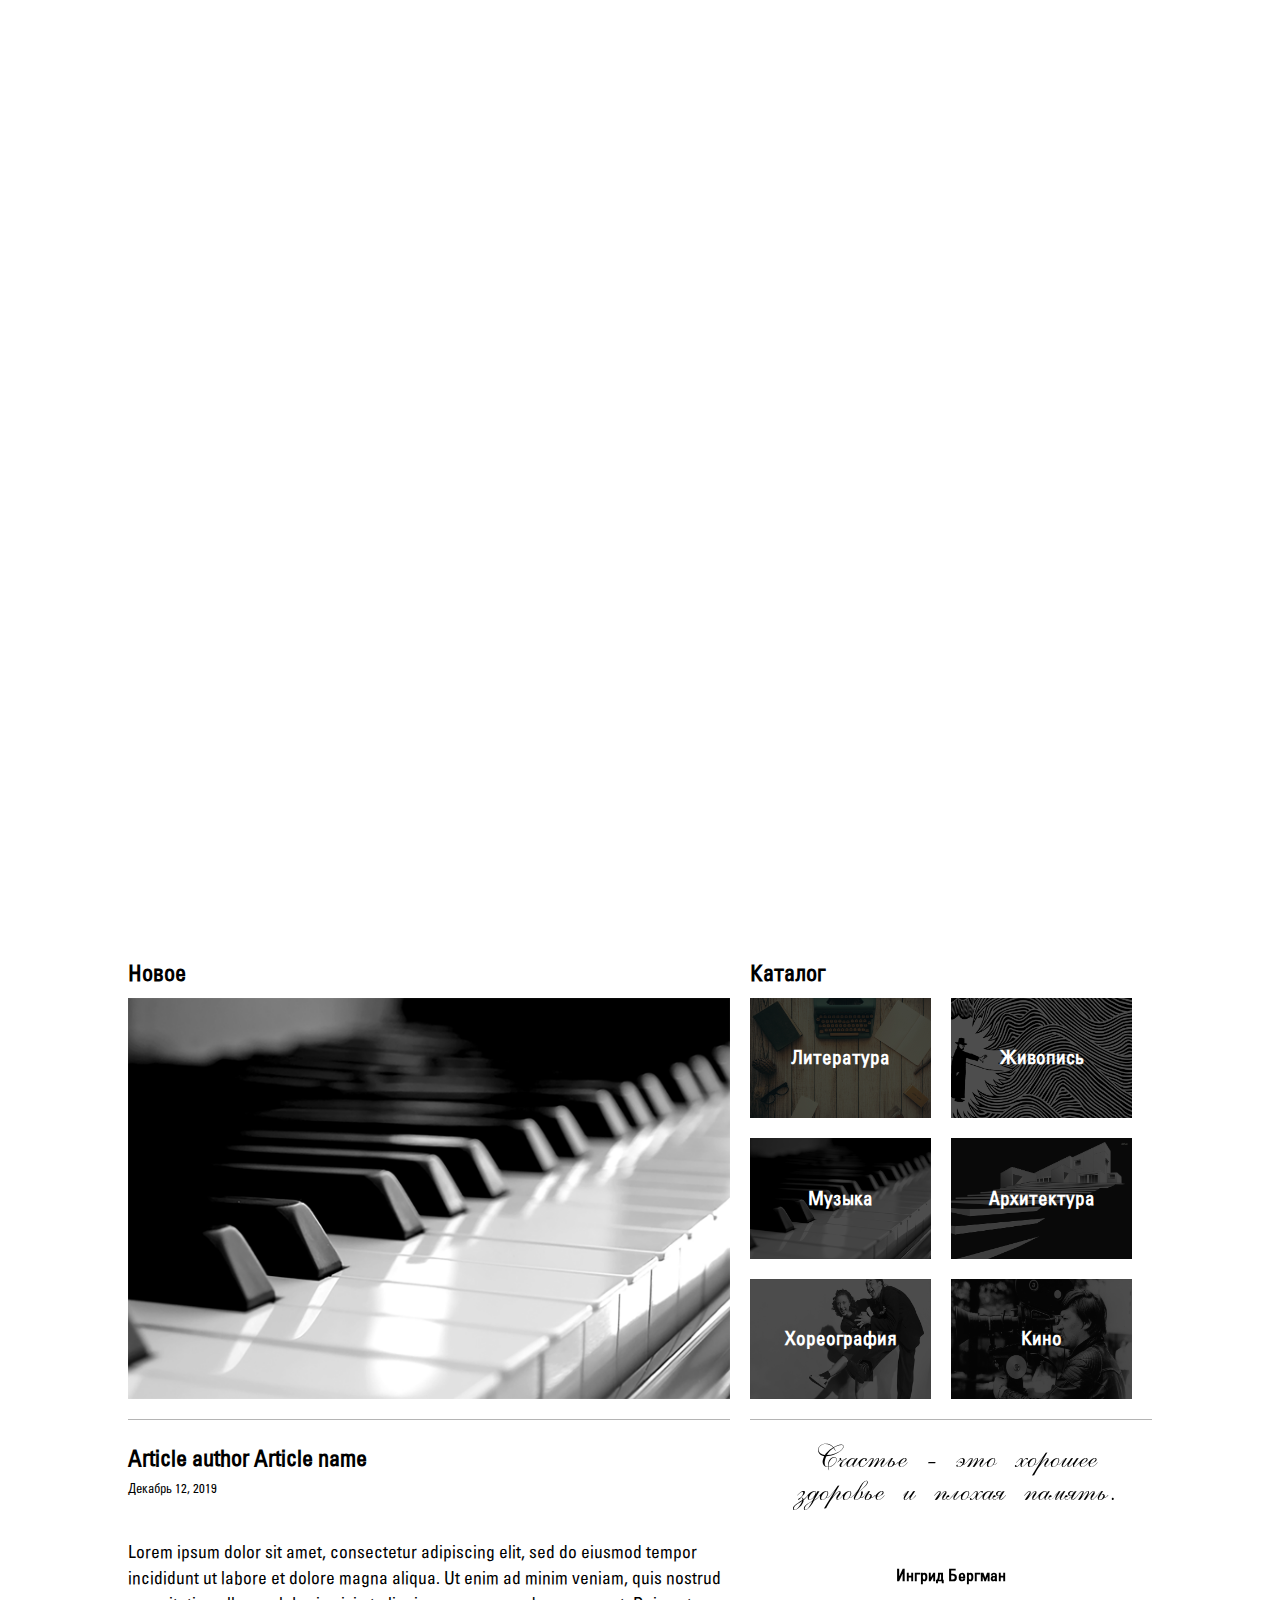
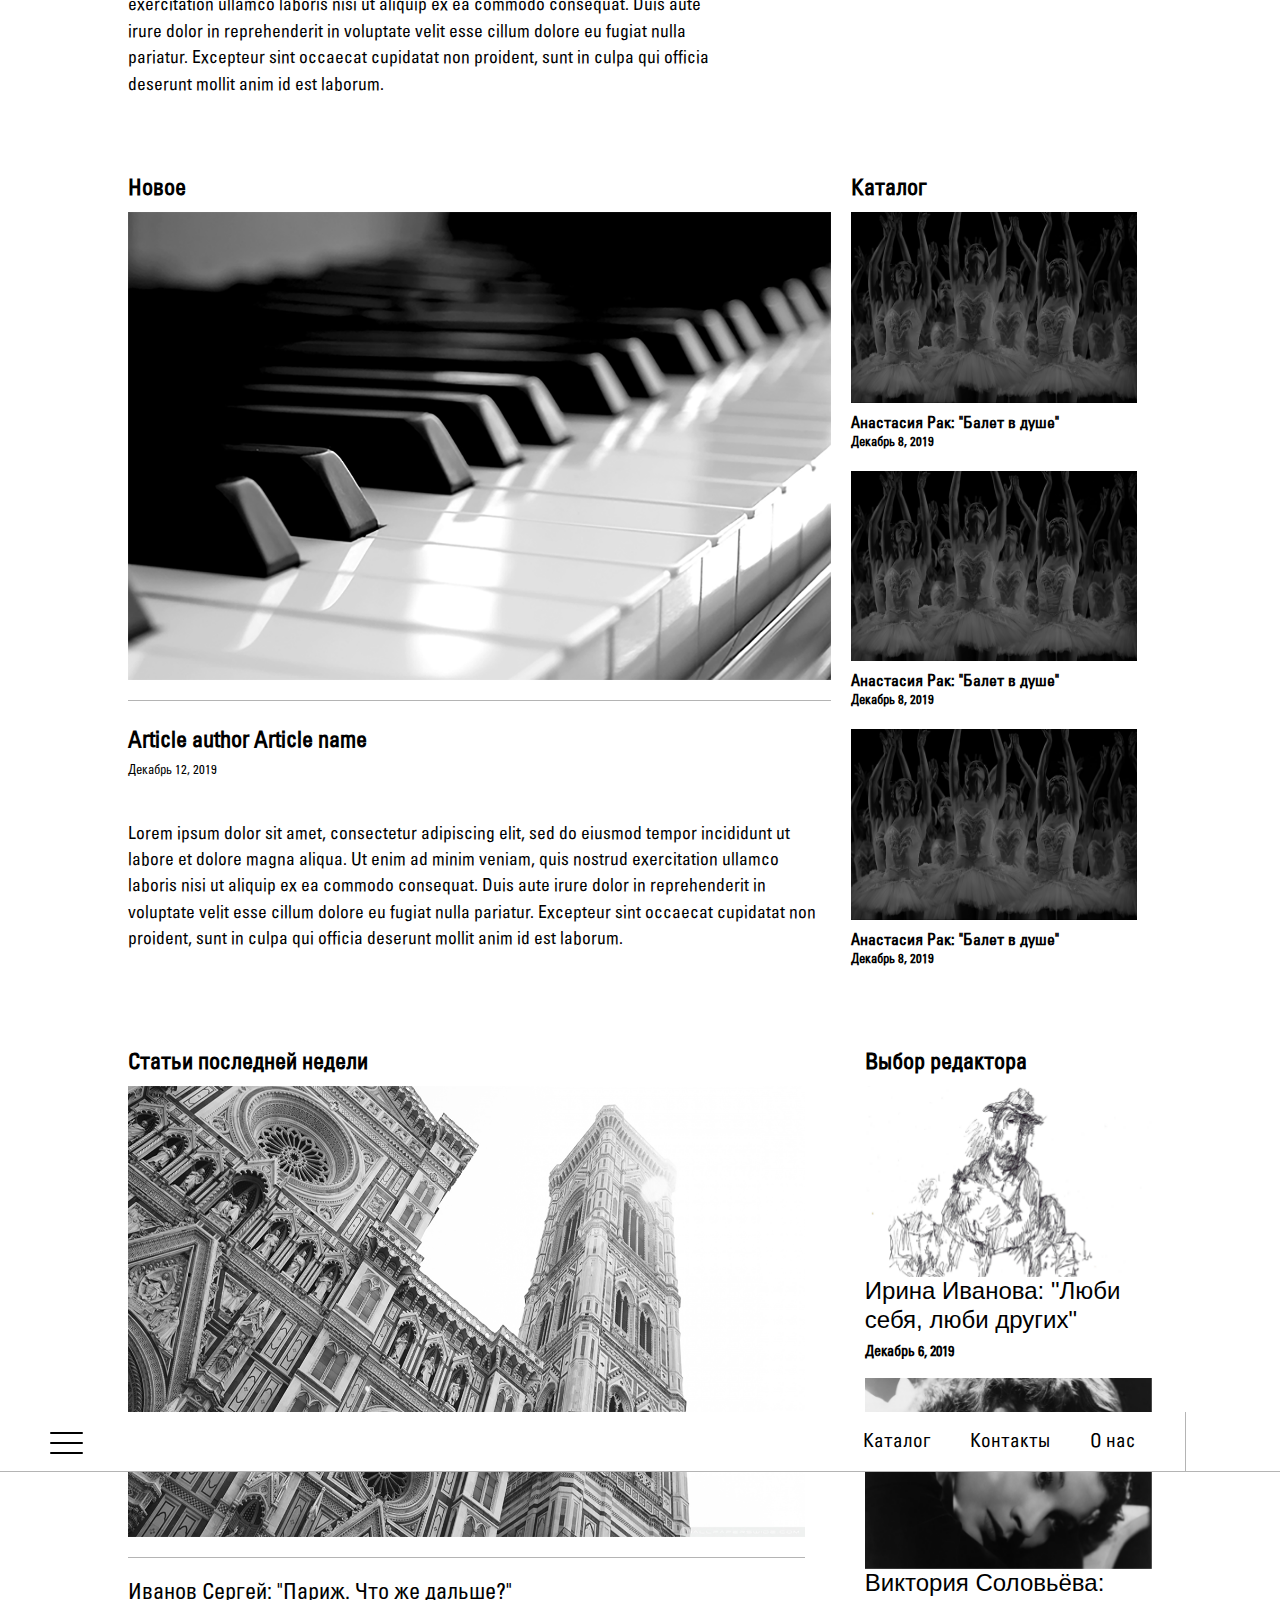
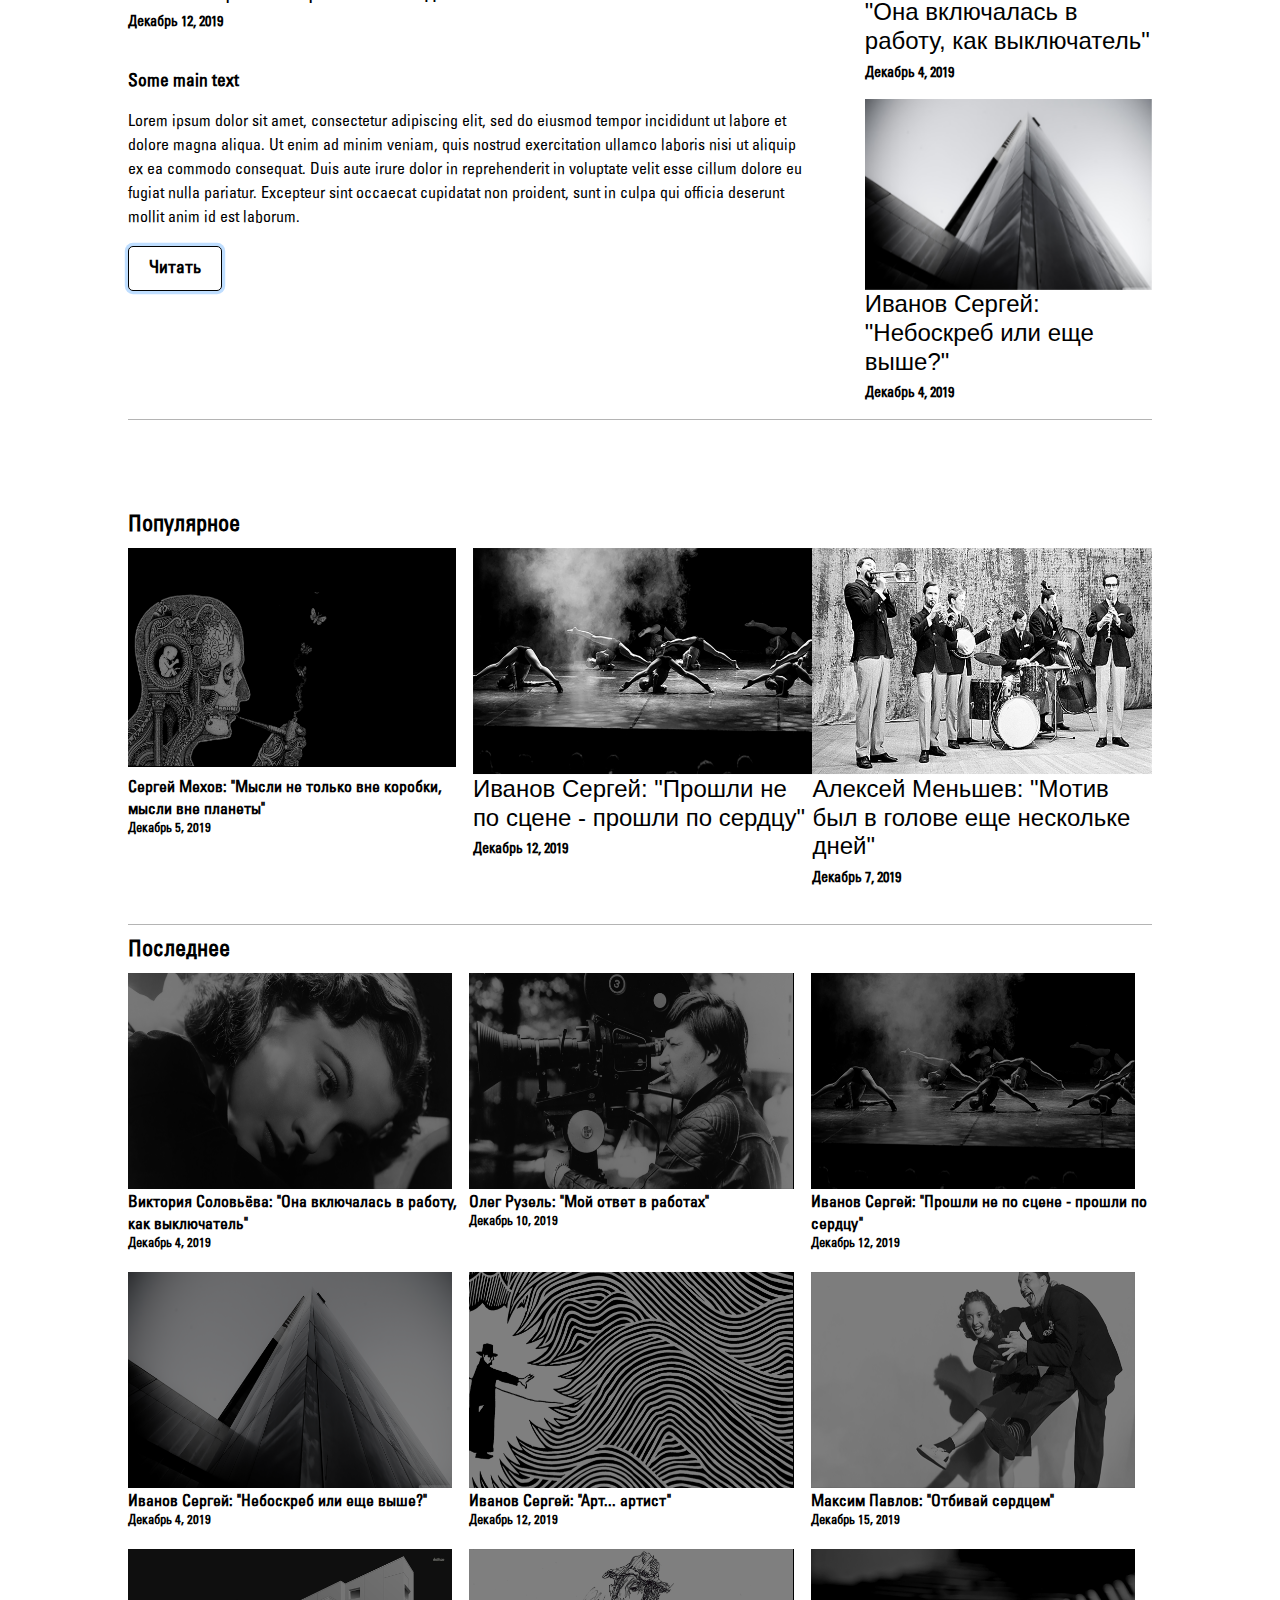
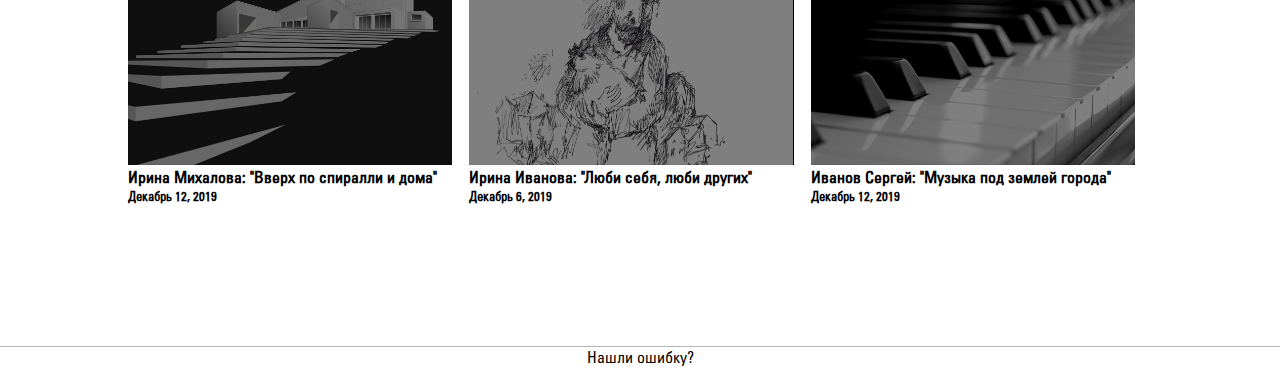
<file: index.html>
<!DOCTYPE html>
<html lang="en">

<head>
    <meta charset="UTF-8">
    <meta name="viewport" content="width=device-width, initial-scale=1.0">
    <meta http-equiv="X-UA-Compatible" content="ie=edge">
    <link rel="stylesheet" href="https://use.fontawesome.com/releases/v5.7.2/css/all.css" integrity="sha384-fnmOCqbTlWIlj8LyTjo7mOUStjsKC4pOpQbqyi7RrhN7udi9RwhKkMHpvLbHG9Sr" crossorigin="anonymous">
    <link rel="stylesheet" href="https://stackpath.bootstrapcdn.com/bootstrap/4.3.1/css/bootstrap.min.css" integrity="sha384-ggOyR0iXCbMQv3Xipma34MD+dH/1fQ784/j6cY/iJTQUOhcWr7x9JvoRxT2MZw1T" crossorigin="anonymous">
    <link href="https://fonts.googleapis.com/css2?family=Cinzel&family=Cutive+Mono&family=Orbitron&family=Poiret+One&family=Questrial&family=Rock+Salt&family=Syncopate&display=swap" rel="stylesheet">
    <script src="https://code.jquery.com/jquery-3.3.1.slim.min.js" integrity="sha384-q8i/X+965DzO0rT7abK41JStQIAqVgRVzpbzo5smXKp4YfRvH+8abtTE1Pi6jizo" crossorigin="anonymous"></script>
    <script src="https://cdnjs.cloudflare.com/ajax/libs/popper.js/1.14.7/umd/popper.min.js" integrity="sha384-UO2eT0CpHqdSJQ6hJty5KVphtPhzWj9WO1clHTMGa3JDZwrnQq4sF86dIHNDz0W1" crossorigin="anonymous"></script>
    <script src="https://stackpath.bootstrapcdn.com/bootstrap/4.3.1/js/bootstrap.min.js" integrity="sha384-JjSmVgyd0p3pXB1rRibZUAYoIIy6OrQ6VrjIEaFf/nJGzIxFDsf4x0xIM+B07jRM" crossorigin="anonymous"></script>
    <link rel="stylesheet" href="./style/mobile.css" type="text/css">
    <title>Арт-исследователь</title>
</head>

<body>
    <header class="not-scroll">
        <nav role="navigation">
            <div id="menuToggle">
                <input type="checkbox" />
                <span></span>
                <span></span>
                <span></span>
                <ul id="menu">
                    <a href="./pages/catalog.html" class="active">
                        <li>Литература</li>
                    </a>
                    <a href="./pages/catalog.html">
                        <li>Живопись</li>
                    </a>
                    <a href="./pages/catalog.html">
                        <li>Музыка</li>
                    </a>
                    <a href="./pages/catalog.html">
                        <li>Кино</li>
                    </a>
                    <a href="./pages/catalog.html">
                        <li>Хореография</li>
                    </a>
                    <a href="./pages/catalog.html">
                        <li>Архитектура</li>
                    </a>
                </ul>
            </div>
        </nav>
        <div class="header__element">
            <nav class="main-menu">
                <ul class="main-menu__element">
                    <!-- <li class="main-menu__element__page active">
                        <a href="./pages/main.html"><img src="./assets/art_logo.png" alt="Логотип" class="logo"></a>
                    </li> -->
                    <li class="main-menu__element__page"><a href="./pages/catalog.html">Каталог</a></li>
                    <li class="main-menu__element__page"><a href="./pages/contacts.html">Контакты</a></li>
                    <li class="main-menu__element__page"><a href="./pages/about_us.html">О нас</a></li>
                </ul>
            </nav>
            <div class="social-networks">
                <ul>
                    <li><a href="#"><i class="fab fa-facebook-f"></i></a></li>
                    <li><a href="#"><i class="fab fa-vk"></i></a></li>
                    <li><a href="#"><i class="fab fa-instagram"></i></a></li>
                </ul>
            </div>
        </div>
    </header>
    <!-- <section class="mobile_main_menu mobile_active">
        <nav class="main_menu">
            <ul class="main_menu--element">
                <li class="main_menu--element-page active">
                    <a href="./pages/main.html"><img src="./assets/art_logo.png" alt="Логотип" class="logo"></a>
                </li>
                <li class="main_menu--element-page"><a href="./pages/catalog.html">Каталог</a></li>
                <li class="main_menu--element-page"><a href="./pages/contacts.html">Контакты</a></li>
                <li class="main_menu--element-page"><a href="./pages/about_us.html">О нас</a></li>
            </ul>
        </nav>
    </section> -->
    <main>
        <section class="main-screen">
            <div class="main-screen__container">
                <img src="./assets/hero-image-1.png" alt="Hero image" class="main-screen__container__hero-image">
                <ul>
                    <li class="main-screen__container__category">
                        <a href="#" id="painting">Painting</a>
                    </li>
                    <li class="main-screen__container__category">
                        <a href="#" id="architecture">architecture</a>
                    </li>
                    <li class="main-screen__container__category">
                        <a href="#" id="theatre">Choreography</a>
                    </li>
                    <li class="main-screen__container__category">
                        <a href="#" id="music">Music</a>
                    </li>
                    <li class="main-screen__container__category">
                        <a href="#" id="cinema">Cinema</a>
                    </li>
                    <li class="main-screen__container__category">
                        <a href="#" id="literature">Literature</a>
                    </li>
                </ul>
            </div>
        </section>
        <section class="second-screen">
            <div class="main-article">
                <h3 class="container__name">Новое</h3>
                <article class="article">
                    <img src="./assets/mus1.png" alt="music" class="article__photo">
                    <p class="article__text-info">
                        <span class="article__text-info__author">Article author</span>
                        <span class="article__text-info__name">Article name</span>
                    </p>
                    <p class="article__date">Декабрь 12, 2019</p>
                    <p class="article__text">Lorem ipsum dolor sit amet, consectetur adipiscing elit, sed do eiusmod tempor incididunt ut labore et dolore magna aliqua. Ut enim ad minim veniam, quis nostrud exercitation ullamco laboris nisi ut aliquip ex ea commodo consequat.
                        Duis aute irure dolor in reprehenderit in voluptate velit esse cillum dolore eu fugiat nulla pariatur. Excepteur sint occaecat cupidatat non proident, sunt in culpa qui officia deserunt mollit anim id est laborum.</p>
                </article>
            </div>
            <div class="catalog">
                <h3 class="container__name">Каталог</h3>
                <aside>
                    <div class="catalog__element">
                        <a href="./pages/catalog.html">
                            <h4 class="catalog__element__name">Литература</h4>
                            <img src="./assets/main_background.jpg" alt="Литература" title="Литература" class="catalog__element__photo">
                        </a>
                    </div>
                    <div class="catalog__element">
                        <a href="./pages/catalog.html">
                            <h4 class="catalog__element__name">Живопись</h4>
                            <img class="catalog__element__photo" src="./assets/art1.png" alt="Живопись" title="Живопись">
                        </a>
                    </div>
                    <div class="catalog__element">
                        <a href="./pages/catalog.html">
                            <h4 class="catalog__element__name">Музыка</h4>
                            <img class="catalog__element__photo" src="./assets/mus1.png" alt="Музыка" title="Музыка">
                        </a>
                    </div>
                    <div class="catalog__element">
                        <a href="./pages/catalog.html">
                            <h4 class="catalog__element__name">Архитектура</h4>
                            <img class="catalog__element__photo" src="./assets/arh1.png" alt="Архитектура" title="Архитектура">
                        </a>
                    </div>
                    <div class="catalog__element">
                        <a href="./pages/catalog.html">
                            <h4 class="catalog__element__name">Хореография</h4>
                            <img class="catalog__element__photo" src="./assets/dan1.png" alt="Хореография" title="Танцы">
                        </a>
                    </div>
                    <div class="catalog__element">
                        <a href="./pages/catalog.html">
                            <h4 class="catalog__element__name">Кино</h4>
                            <img class="catalog__element__photo" src="./assets/cin2.png" alt="Кино" title="Кино">
                        </a>
                    </div>
                </aside>
                <div id="carouselExampleControls" class="carousel slide" data-ride="carousel">
                    <div class="carousel-inner">
                        <div class="carousel-item active">
                            <blockquote class="d-block w-100 quote">
                                <div class="quote-element">
                                    <p>Счастье - это хорошее здоровье и плохая память.</p>
                                    <footer>Ингрид Бергман</footer>
                                </div>
                            </blockquote>
                        </div>
                        <div class=" carousel-item ">
                            <blockquote class="d-block w-100 quote">
                                <div class="quote-element">
                                    <p>Актриса может играть женщину. Я – актёр: я могу играть что-угодно</p>
                                    <footer>Вупи Голдберг</footer>
                                </div>
                            </blockquote>
                        </div>
                        <div class="carousel-item ">
                            <blockquote class="d-block w-100 quote">
                                <div class="quote-element">
                                    <p>Танец — высший разум в свободнейшем из тел.</p>
                                    <footer>Айседора Дункан</footer>
                                </div>
                            </blockquote>
                        </div>
                    </div>
                    <a class="carousel-control-prev" href="#carouselExampleControls" role="button" data-slide="prev">
                        <span class="carousel-control-prev-icon" aria-hidden="true"><i class="fas fa-angle-left"></i></span>
                        <span class="sr-only"></span>
                    </a>
                    <a class="carousel-control-next" href="#carouselExampleControls" role="button" data-slide="next">
                        <span class="carousel-control-next-icon" aria-hidden="true"><i class="fas fa-angle-right"></i></span>
                        <span class="sr-only"></span>
                    </a>
                </div>
            </div>
        </section>
        <!-- <section class="popular-articles">
            <h3 class="container__name">Популярное</h3>
            <div class="container_hor">
                <article class="article-preview photobox photobox_type">
                    <div class="article-preview__photo photobox__previewbox">
                        <a href="#">
                            <img src="./assets/dan2.png" class="photobox__preview" alt="Статья" title="Хореография">
                            <span class="photobox__label">Хореография</span>
                        </a>
                    </div>
                    <p class="article-preview__text-info">
                        <span class="article-preview__text-info__author">Анастасия Рак: </span>
                        <span class="article-preview__text-info__name">"Балет в душе"</span>
                    </p>
                    <p class="article-preview__date">Декабрь 8, 2019</p>
                </article>
                <article class="article-preview photobox photobox_type">
                    <div class="article-preview__photo photobox__previewbox">
                        <a href="#">
                            <img src="./assets/dan2.png" class="photobox__preview" alt="Статья" title="Хореография">
                            <span class="photobox__label">Хореография</span>
                        </a>
                    </div>
                    <p class="article-preview__text-info">
                        <span class="article-preview__text-info__author">Анастасия Рак: </span>
                        <span class="article-preview__text-info__name">"Балет в душе"</span>
                    </p>
                    <p class="article-preview__date">Декабрь 8, 2019</p>
                </article>
                <article class="article-preview photobox photobox_type">
                    <div class="article-preview__photo photobox__previewbox">
                        <a href="#">
                            <img src="./assets/dan2.png" class="photobox__preview" alt="Статья" title="Хореография">
                            <span class="photobox__label">Хореография</span>
                        </a>
                    </div>
                    <p class="article-preview__text-info">
                        <span class="article-preview__text-info__author">Анастасия Рак: </span>
                        <span class="article-preview__text-info__name">"Балет в душе"</span>
                    </p>
                    <p class="article-preview__date">Декабрь 8, 2019</p>
                </article>
            </div>
        </section> -->
        <!-- <section class="contact_area section_gap">
            <h2 class="name_section">Карта гид</h2>
            <iframe src="https://yandex.ru/map-widget/v1/?um=constructor%3Adbfa58ce282caaab8d0d174f36c10e9b9295fdc896664ec69c87ab5b6e34ac58&amp;source=constructor" width="100%" height="450px" frameborder="0"></iframe>
        </section> -->
        <section class="latest-articles container-aside">
            <div class="main-article container-aside__article">
                <h3 class="container__name">Новое</h3>
                <article class="article">
                    <img src="./assets/mus1.png" alt="music" class="article__photo">
                    <p class="article__text-info">
                        <span class="article__text-info__author">Article author</span>
                        <span class="article__text-info__name">Article name</span>
                    </p>
                    <p class="article__date">Декабрь 12, 2019</p>
                    <p class="article__text">Lorem ipsum dolor sit amet, consectetur adipiscing elit, sed do eiusmod tempor incididunt ut labore et dolore magna aliqua. Ut enim ad minim veniam, quis nostrud exercitation ullamco laboris nisi ut aliquip ex ea commodo consequat.
                        Duis aute irure dolor in reprehenderit in voluptate velit esse cillum dolore eu fugiat nulla pariatur. Excepteur sint occaecat cupidatat non proident, sunt in culpa qui officia deserunt mollit anim id est laborum.</p>
                </article>
            </div>
            <div class="container-ver container-aside__aside">
                <h3 class="container__name">Каталог</h3>
                <aside>
                    <article class="article-preview photobox photobox_type">
                        <div class="article-preview__photo photobox__previewbox">
                            <a href="#">
                                <img src="./assets/dan2.png" class="photobox__preview" alt="Статья" title="Хореография">
                                <span class="photobox__label">Хореография</span>
                            </a>
                        </div>
                        <p class="article-preview__text-info">
                            <span class="article-preview__text-info__author">Анастасия Рак: </span>
                            <span class="article-preview__text-info__name">"Балет в душе"</span>
                        </p>
                        <p class="article-preview__date">Декабрь 8, 2019</p>
                    </article>
                    <article class="article-preview photobox photobox_type">
                        <div class="article-preview__photo photobox__previewbox">
                            <a href="#">
                                <img src="./assets/dan2.png" class="photobox__preview" alt="Статья" title="Хореография">
                                <span class="photobox__label">Хореография</span>
                            </a>
                        </div>
                        <p class="article-preview__text-info">
                            <span class="article-preview__text-info__author">Анастасия Рак: </span>
                            <span class="article-preview__text-info__name">"Балет в душе"</span>
                        </p>
                        <p class="article-preview__date">Декабрь 8, 2019</p>
                    </article>
                    <article class="article-preview photobox photobox_type">
                        <div class="article-preview__photo photobox__previewbox">
                            <a href="#">
                                <img src="./assets/dan2.png" class="photobox__preview" alt="Статья" title="Хореография">
                                <span class="photobox__label">Хореография</span>
                            </a>
                        </div>
                        <p class="article-preview__text-info">
                            <span class="article-preview__text-info__author">Анастасия Рак: </span>
                            <span class="article-preview__text-info__name">"Балет в душе"</span>
                        </p>
                        <p class="article-preview__date">Декабрь 8, 2019</p>
                    </article>
                </aside>
            </div>
        </section>
        <section class="article_section_last">
            <div class="column first">
                <div class="article_section_last--element">
                    <h2 class="name_section">Статьи последней недели</h2>
                    <a href="./pages/article.html">
                        <img src="./assets/arh3.png" alt="Статья" title="новое">
                    </a>
                </div>
                <div class="article--element">
                    <h4>Иванов Сергей: <span>"Париж. Что же дальше?"</span></h4>
                    <p class="date">Декабрь 12, 2019</p>
                    <article class="article_text">
                        <p class="article_text-main_text">Some main text</p>
                        <p class="article_text-text">Lorem ipsum dolor sit amet, consectetur adipiscing elit, sed do eiusmod tempor incididunt ut labore et dolore magna aliqua. Ut enim ad minim veniam, quis nostrud exercitation ullamco laboris nisi ut aliquip ex ea commodo consequat.
                            Duis aute irure dolor in reprehenderit in voluptate velit esse cillum dolore eu fugiat nulla pariatur. Excepteur sint occaecat cupidatat non proident, sunt in culpa qui officia deserunt mollit anim id est laborum.</p>
                        <button class="btn" autofocus name="read">Читать</button>
                    </article>
                </div>
            </div>
            <div class="column second">
                <aside class="editor_choice">
                    <h2 class="name_section">Выбор редактора</h2>
                    <div class="editor_choice--container">
                        <div class="editor_choice--container__item photobox photobox_type">
                            <div class="photobox__previewbox">
                                <a href="./pages/article.html">
                                    <img src="./assets/art2.png" class="photobox__preview" alt="Статья" title="Живопись">
                                    <span class="photobox__label">Живопись</span>
                                </a>
                            </div>
                            <h4>Ирина Иванова: <span>"Люби себя, люби других"</span></h4>
                            <p class="date">Декабрь 6, 2019</p>
                        </div>
                        <div class="editor_choice--container__item photobox photobox_type">
                            <div class="photobox__previewbox">
                                <a href="./pages/article.html">
                                    <img src="./assets/cin1.png" class="photobox__preview" alt="Статья" title="Кино">
                                    <span class="photobox__label">Кино</span>
                                </a>
                            </div>
                            <h4>Виктория Соловьёва: <span>"Она включалась в работу, как выключатель"</span></h4>
                            <p class="date">Декабрь 4, 2019</p>
                        </div>
                        <div class="editor_choice--container__item photobox photobox_type">
                            <div class="photobox__previewbox">
                                <a href="./pages/article.html">
                                    <img src="./assets/arh2.png" class="photobox__preview" alt="Статья" title="Архитектура">
                                    <span class="photobox__label">Архитектура</span>
                                </a>
                            </div>
                            <h4>Иванов Сергей: <span>"Небоскреб или еще выше?"</span></h4>
                            <p class="date">Декабрь 4, 2019</p>
                        </div>
                    </div>
                </aside>
            </div>
        </section>
        <section class="popular-articles">
            <h2 class="name_section">Популярное</h2>
            <div class="popular-articles__container">
                <div class="popular-articles__container__item photobox photobox_type">
                    <div class="photobox__previewbox">
                        <a href="./pages/article.html">
                            <img src="./assets/art3.png" class="photobox__preview" alt="Статья" title="Живопись">
                            <span class="photobox__label">Живопись</span>
                        </a>
                    </div>
                    <h4>Сергей Мехов: <span>"Мысли не только вне коробки, мысли вне планеты"</span></h4>
                    <p class="date">Декабрь 5, 2019</p>
                </div>
                <div class="popular-articles__container-item photobox photobox_type">
                    <div class="photobox__previewbox">
                        <a href="./pages/article.html">
                            <img src="./assets/dan3.png" class="photobox__preview" alt="Статья" title="Хореография">
                            <span class="photobox__label">Хореография</span>
                        </a>
                    </div>
                    <h4>Иванов Сергей: <span>"Прошли не по сцене - прошли по сердцу"</span></h4>
                    <p class="date">Декабрь 12, 2019</p>
                </div>
                <div class="popular-articles__container-item photobox photobox_type">
                    <div class="photobox__previewbox">
                        <a href="./pages/article.html">
                            <img src="./assets/mus3.png" class="photobox__preview" alt="Статья" title="Музыка">
                            <span class="photobox__label">Музыка</span>
                        </a>
                    </div>
                    <h4>Алексей Меньшев: <span>"Мотив был в голове еще нескольке дней"</span></h4>
                    <p class="date">Декабрь 7, 2019</p>
                </div>
            </div>
        </section>
        <section class="latest_articles">
            <h2 class="name_section">Последнее</h2>
            <div class="latest_articles--container">
                <div class="latest_articles--container-item photobox photobox_type">
                    <div class="photobox__previewbox">
                        <a href="./pages/article.html">
                            <img src="./assets/cin1.png" class="photobox__preview" alt="Статья" title="Кино">
                            <span class="photobox__label">Кино</span>
                        </a>
                    </div>
                    <h4>Виктория Соловьёва: <span>"Она включалась в работу, как выключатель"</span></h4>
                    <p class="date">Декабрь 4, 2019</p>
                </div>
                <div class="latest_articles--container-item photobox photobox_type">
                    <div class="photobox__previewbox">
                        <a href="./pages/article.html">
                            <img src="./assets/cin2.png" class="photobox__preview" alt="Статья" title="Кино">
                            <span class="photobox__label">Кино</span>
                        </a>
                    </div>
                    <h4>Олег Рузель: <span>"Мой ответ в работах"</span></h4>
                    <p class="date">Декабрь 10, 2019</p>
                </div>
                <div class="latest_articles--container-item photobox photobox_type">
                    <div class="photobox__previewbox">
                        <a href="./pages/article.html">
                            <img src="./assets/dan3.png" class="photobox__preview" alt="Статья" title="Хореография">
                            <span class="photobox__label">Хореография</span>
                        </a>
                    </div>
                    <h4>Иванов Сергей: <span>"Прошли не по сцене - прошли по сердцу"</span></h4>
                    <p class="date">Декабрь 12, 2019</p>
                </div>
                <div class="latest_articles--container-item photobox photobox_type">
                    <div class="photobox__previewbox">
                        <a href="./pages/article.html">
                            <img src="./assets/arh2.png" class="photobox__preview" alt="Статья" title="Архитектура">
                            <span class="photobox__label">Архитектура</span>
                        </a>
                    </div>
                    <h4>Иванов Сергей: <span>"Небоскреб или еще выше?"</span></h4>
                    <p class="date">Декабрь 4, 2019</p>
                </div>
                <div class="latest_articles--container-item photobox photobox_type">
                    <div class="photobox__previewbox">
                        <a href="./pages/article.html">
                            <img src="./assets/art1.png" class="photobox__preview" alt="Статья" title="Живопись">
                            <span class="photobox__label">Живопись</span>
                        </a>
                    </div>
                    <h4>Иванов Сергей: <span>"Арт... артист"</span></h4>
                    <p class="date">Декабрь 12, 2019</p>
                </div>
                <div class="latest_articles--container-item photobox photobox_type">
                    <div class="photobox__previewbox">
                        <a href="./pages/article.html">
                            <img src="./assets/dan1.png" class="photobox__preview" alt="Статья" title="Хореография">
                            <span class="photobox__label">Хореография</span>
                        </a>
                    </div>
                    <h4>Максим Павлов: <span>"Отбивай сердцем"</span></h4>
                    <p class="date">Декабрь 15, 2019</p>
                </div>
                <div class="latest_articles--container-item photobox photobox_type">
                    <div class="photobox__previewbox">
                        <a href="./pages/article.html">
                            <img src="./assets/arh1.png" class="photobox__preview" alt="Статья" title="Архитектура">
                            <span class="photobox__label">Архитектура</span>
                        </a>
                    </div>
                    <h4>Ирина Михалова: <span>"Вверх по спиралли и дома"</span></h4>
                    <p class="date">Декабрь 12, 2019</p>
                </div>
                <div class="latest_articles--container-item photobox photobox_type">
                    <div class="photobox__previewbox">
                        <a href="./pages/article.html">
                            <img src="./assets/art2.png" class="photobox__preview" alt="Статья" title="Живопись">
                            <span class="photobox__label">Живопись</span>
                        </a>
                    </div>
                    <h4>Ирина Иванова: <span>"Люби себя, люби других"</span></h4>
                    <p class="date">Декабрь 6, 2019</p>
                </div>
                <div class="latest_articles--container-item photobox photobox_type">
                    <div class="photobox__previewbox">
                        <a href="./pages/article.html">
                            <img src="./assets/mus1.png" class="photobox__preview" alt="Статья" title="Музыка">
                            <span class="photobox__label">Музыка</span>
                        </a>
                    </div>
                    <h4>Иванов Сергей: <span>"Музыка под землей города"</span></h4>
                    <p class="date">Декабрь 12, 2019</p>
                </div>
            </div>
        </section>
    </main>
    <footer>
        <div class="social-networks">
            <ul>
                <li><a href="#"><i class="fab fa-facebook-f"></i></a></li>
                <li><a href="#"><i class="fab fa-vk"></i></a></li>
                <li><a href="#"><i class="fab fa-instagram"></i></a></li>
            </ul>
        </div>
        <p><a href="./pages/advert.html">Нашли ошибку?</a></p>
    </footer>
    <script src="../scripts/slider.js"></script>
    <script src="./scripts/menu_controller.js"></script>
</body>

</html>
</file>
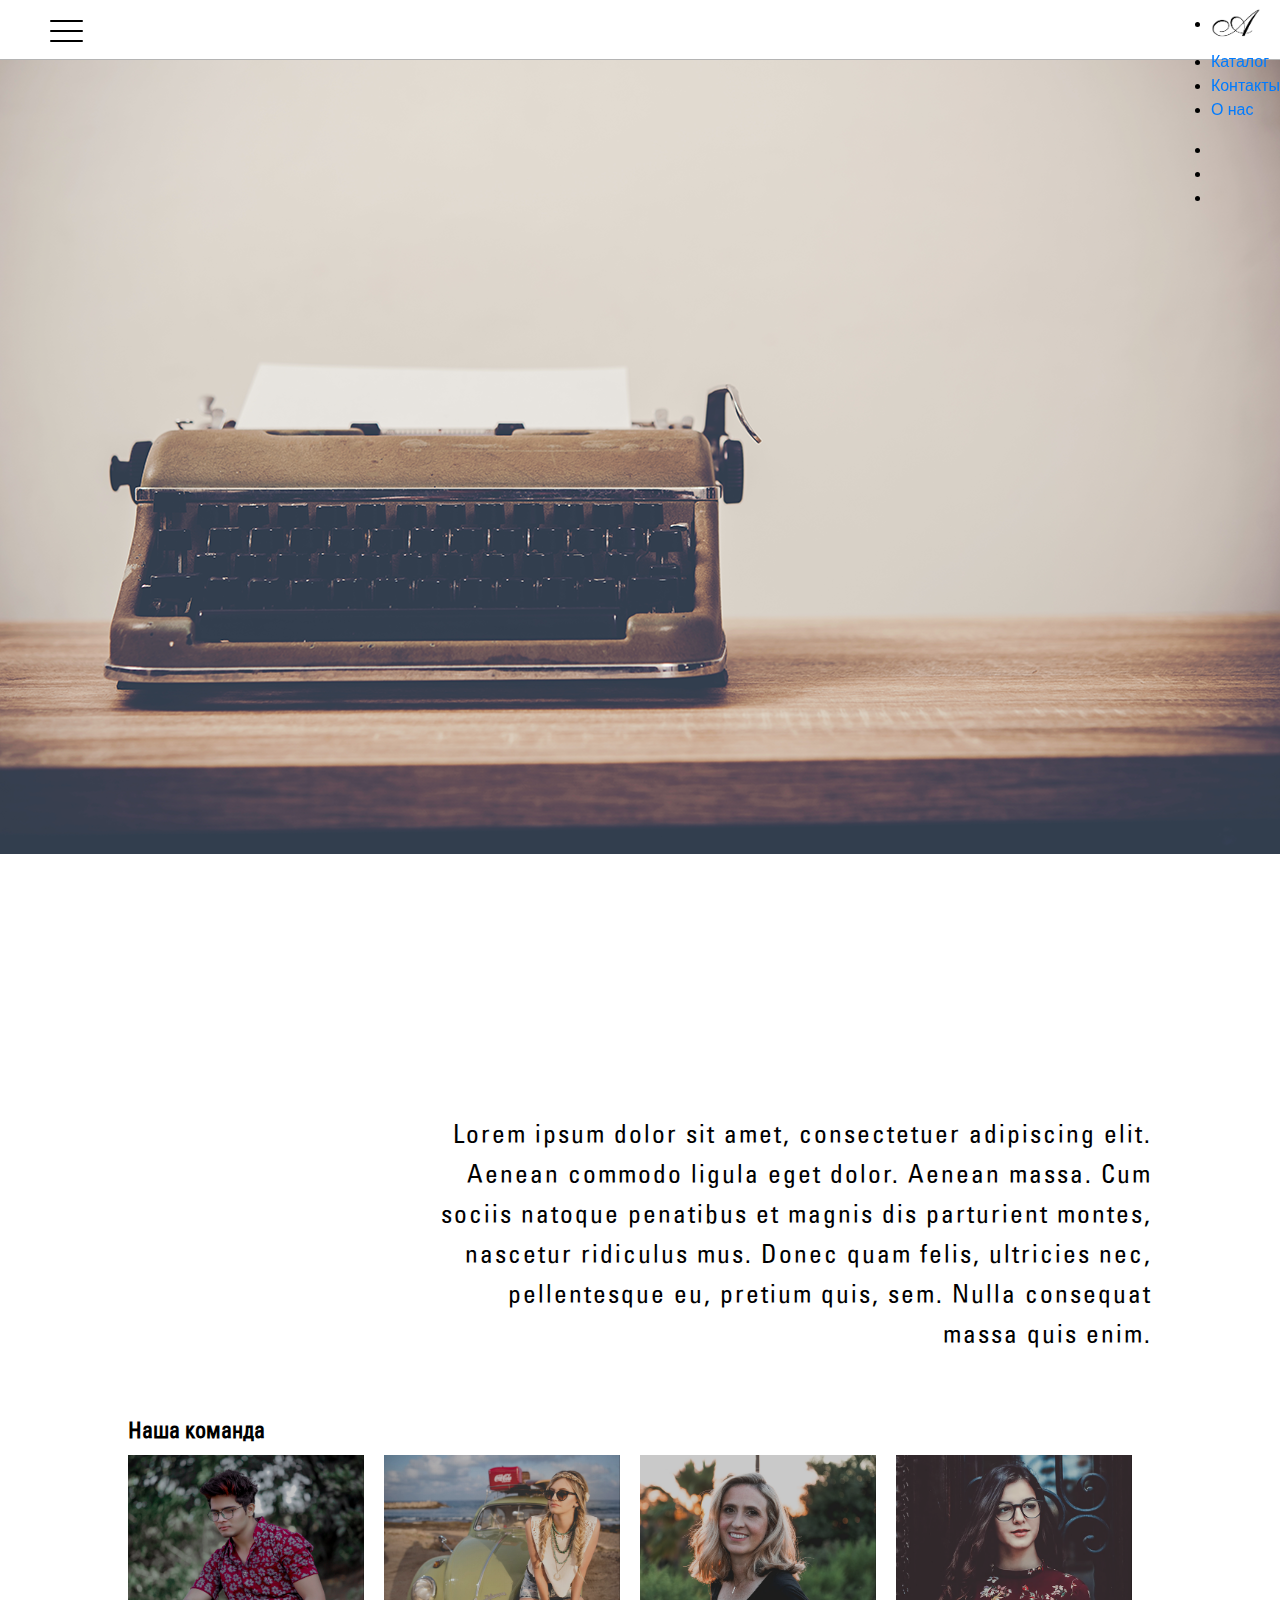
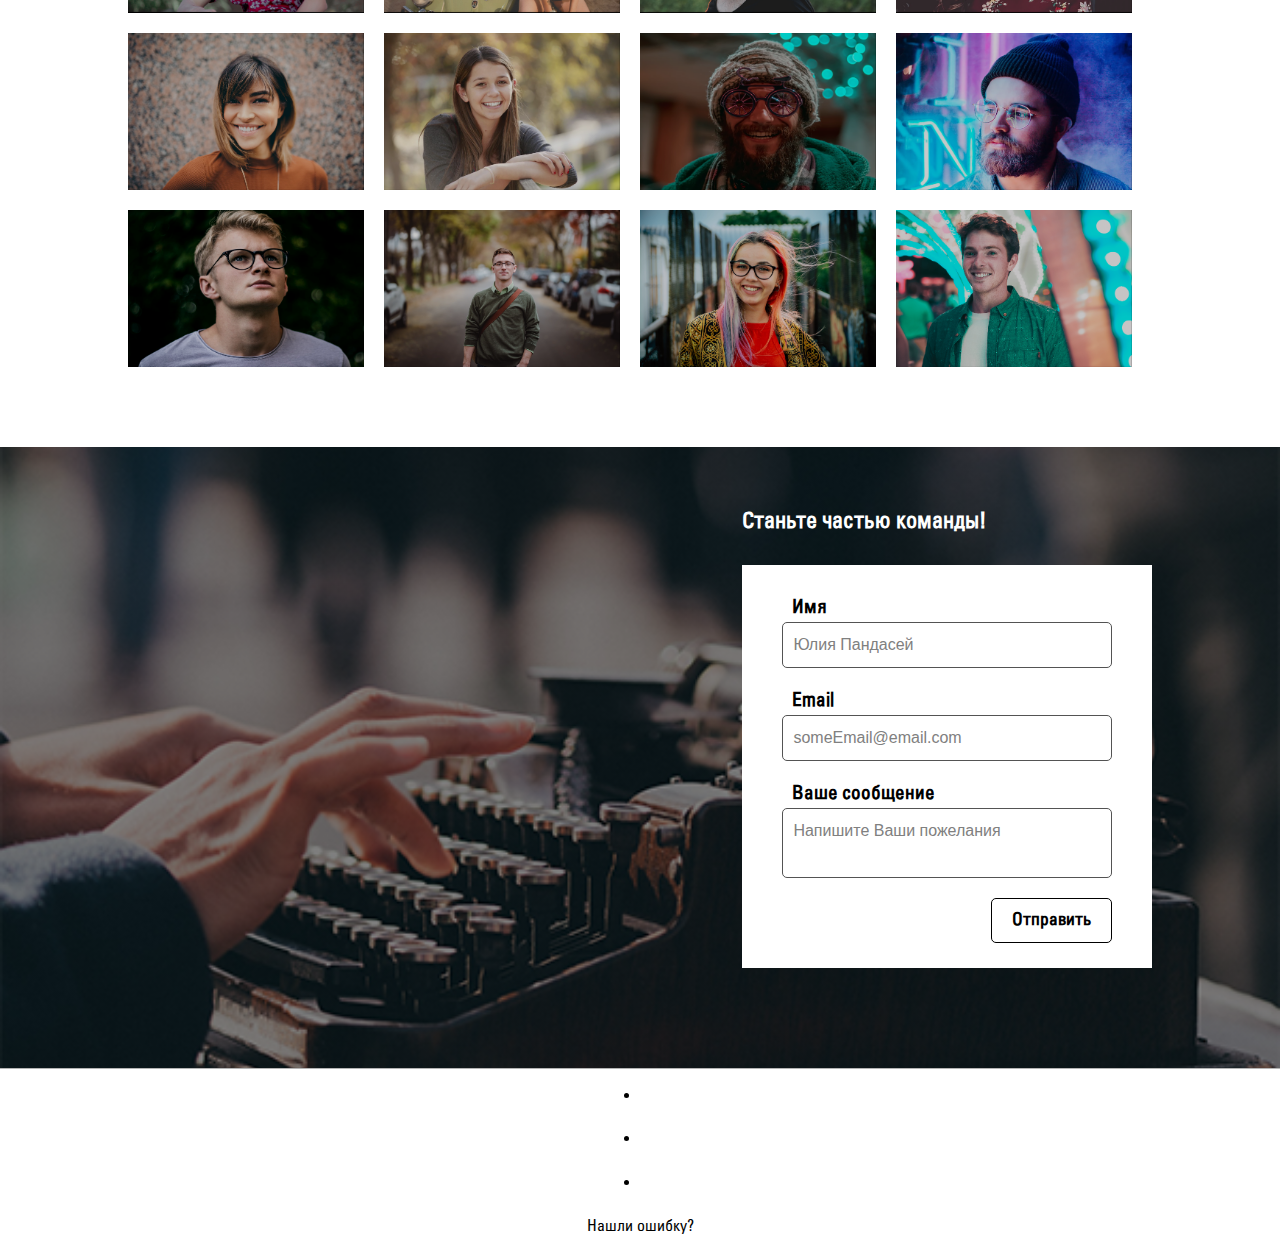
<file: pages/about_us.html>
<!DOCTYPE html>
<html lang="en">

<head>
    <meta charset="UTF-8">
    <meta name="viewport" content="width=device-width, initial-scale=1.0">
    <meta http-equiv="X-UA-Compatible" content="ie=edge">
    <link rel="stylesheet" href="https://use.fontawesome.com/releases/v5.7.2/css/all.css" integrity="sha384-fnmOCqbTlWIlj8LyTjo7mOUStjsKC4pOpQbqyi7RrhN7udi9RwhKkMHpvLbHG9Sr" crossorigin="anonymous">
    <link rel="stylesheet" href="https://stackpath.bootstrapcdn.com/bootstrap/4.3.1/css/bootstrap.min.css" integrity="sha384-ggOyR0iXCbMQv3Xipma34MD+dH/1fQ784/j6cY/iJTQUOhcWr7x9JvoRxT2MZw1T" crossorigin="anonymous">
    <script src="https://code.jquery.com/jquery-3.3.1.slim.min.js" integrity="sha384-q8i/X+965DzO0rT7abK41JStQIAqVgRVzpbzo5smXKp4YfRvH+8abtTE1Pi6jizo" crossorigin="anonymous"></script>
    <script src="https://cdnjs.cloudflare.com/ajax/libs/popper.js/1.14.7/umd/popper.min.js" integrity="sha384-UO2eT0CpHqdSJQ6hJty5KVphtPhzWj9WO1clHTMGa3JDZwrnQq4sF86dIHNDz0W1" crossorigin="anonymous"></script>
    <script src="https://stackpath.bootstrapcdn.com/bootstrap/4.3.1/js/bootstrap.min.js" integrity="sha384-JjSmVgyd0p3pXB1rRibZUAYoIIy6OrQ6VrjIEaFf/nJGzIxFDsf4x0xIM+B07jRM" crossorigin="anonymous"></script>
    <link rel="stylesheet" href="../style/mobile_about_us.css" type="text/css">
    <title>О нас. Арт-исследователь</title>
</head>

<body>
    <header>
        <nav role="navigation">
            <div id="menuToggle">
                <input type="checkbox" />
                <span></span>
                <span></span>
                <span></span>
                <ul id="menu">
                    <a href="../pages/catalog.html" class="active">
                        <li>Литература</li>
                    </a>
                    <a href="../pages/catalog.html">
                        <li>Живопись</li>
                    </a>
                    <a href="../pages/catalog.html">
                        <li>Музыка</li>
                    </a>
                    <a href="../pages/catalog.html">
                        <li>Кино</li>
                    </a>
                    <a href="../pages/catalog.html">
                        <li>Хореография</li>
                    </a>
                    <a href="../pages/catalog.html">
                        <li>Архитектура</li>
                    </a>
                </ul>
            </div>
        </nav>
        <div class="header--element">
            <nav class="main_menu">
                <ul class="main_menu--element">
                    <li class="main_menu--element-page active">
                        <a href="../index.html"><img src="../assets/art_logo.png" alt="Логотип" class="logo"></a>
                    </li>
                    <li class="main_menu--element-page"><a href="../pages/catalog.html">Каталог</a></li>
                    <li class="main_menu--element-page"><a href="../pages/contacts.html">Контакты</a></li>
                    <li class="main_menu--element-page"><a href="../pages/about_us.html">О нас</a></li>
                </ul>
            </nav>
            <div class="social_networks">
                <ul>
                    <li><a href="#"><i class="fab fa-facebook-f"></i></a></li>
                    <li><a href="#"><i class="fab fa-vk"></i></a></li>
                    <li><a href="#"><i class="fab fa-instagram"></i></a></li>
                </ul>
            </div>
        </div>

    </header>
    <section class="mobile_main_menu mobile_active">
        <nav class="main_menu">
            <ul class="main_menu--element">
                <li class="main_menu--element-page active">
                    <a href="../index.html"><img src="../assets/art_logo.png" alt="Логотип" class="logo"></a>
                </li>
                <li class="main_menu--element-page"><a href="../pages/catalog.html">Каталог</a></li>
                <li class="main_menu--element-page"><a href="../pages/contacts.html">Контакты</a></li>
                <li class="main_menu--element-page"><a href="../pages/about_us.html">О нас</a></li>
            </ul>
        </nav>
    </section>
    <main>
        <section class="home_banner_area">
            <img src="../assets/team_background.png" alt="background" class="background">
            <div class="banner_inner">
                <div class="banner_inner--container">
                    <div class="banner_inner--container-content">
                        <img src="../assets/art_anim.gif" alt="Арт-исследователь" class="art_research_anim">
                        <h1></h1>
                        <p>Lorem ipsum dolor sit amet, consectetuer adipiscing elit. Aenean commodo ligula eget dolor. Aenean massa. Cum sociis natoque penatibus et magnis dis parturient montes, nascetur ridiculus mus. Donec quam felis, ultricies nec, pellentesque
                            eu, pretium quis, sem. Nulla consequat massa quis enim.</p>
                    </div>
                </div>
            </div>
        </section>
        <section class="team_section">
            <h2 class="name_section">Наша команда</h2>
            <div class="team_section--container">
                <div class="team_section--container-item photobox photobox_type">
                    <div class="photobox__previewbox">
                        <a href="../pages/personal.html">
                            <img src="../assets/team/p1.png" class="photobox__preview team_img" alt="Фото" title="Александр Беляев">
                            <span class="photobox__label">Александр Беляев</span>
                        </a>
                    </div>
                </div>
                <div class="team_section--container-item photobox photobox_type">
                    <div class="photobox__previewbox">
                        <a href="../pages/personal.html">
                            <img src="../assets/team/p2.png" class="photobox__preview team_img" alt="Фото" title="Александр Беляев">
                            <span class="photobox__label">Рита Толкач</span>
                        </a>
                    </div>
                </div>
                <div class="team_section--container-item photobox photobox_type">
                    <div class="photobox__previewbox">
                        <a href="../pages/personal.html">
                            <img src="../assets/team/p3.png" class="photobox__preview team_img" alt="Фото" title="Александр Беляев">
                            <span class="photobox__label">Елена Милова</span>
                        </a>
                    </div>
                </div>
                <div class="team_section--container-item photobox photobox_type">
                    <div class="photobox__previewbox">
                        <a href="../pages/personal.html">
                            <img src="../assets/team/p4.png" class="photobox__preview team_img" alt="Фото" title="Александр Беляев">
                            <span class="photobox__label">Сабина Мулаева</span>
                        </a>
                    </div>
                </div>
                <div class="team_section--container-item photobox photobox_type">
                    <div class="photobox__previewbox">
                        <a href="../pages/personal.html">
                            <img src="../assets/team/p5.png" class="photobox__preview team_img" alt="Фото" title="Александр Беляев">
                            <span class="photobox__label">Алеся Вусель</span>
                        </a>
                    </div>
                </div>
                <div class="team_section--container-item photobox photobox_type">
                    <div class="photobox__previewbox">
                        <a href="../pages/personal.html">
                            <img src="../assets/team/p6.png" class="photobox__preview team_img" alt="Фото" title="Александр Беляев">
                            <span class="photobox__label">Женя Коваль</span>
                        </a>
                    </div>
                </div>
                <div class="team_section--container-item photobox photobox_type">
                    <div class="photobox__previewbox">
                        <a href="../pages/personal.html">
                            <img src="../assets/team/p7.png" class="photobox__preview team_img" alt="Фото" title="Александр Беляев">
                            <span class="photobox__label">Макс Робов</span>
                        </a>
                    </div>
                </div>
                <div class="team_section--container-item photobox photobox_type">
                    <div class="photobox__previewbox">
                        <a href="../pages/personal.html">
                            <img src="../assets/team/p8.png" class="photobox__preview team_img" alt="Фото" title="Александр Беляев">
                            <span class="photobox__label">Никита Ворожей</span>
                        </a>
                    </div>
                </div>
                <div class="team_section--container-item photobox photobox_type">
                    <div class="photobox__previewbox">
                        <a href="../pages/personal.html">
                            <img src="../assets/team/p9.png" class="photobox__preview team_img" alt="Фото" title="Александр Беляев">
                            <span class="photobox__label">Олег Резень</span>
                        </a>
                    </div>
                </div>
                <div class="team_section--container-item photobox photobox_type">
                    <div class="photobox__previewbox">
                        <a href="../pages/personal.html">
                            <img src="../assets/team/p10.png" class="photobox__preview team_img" alt="Фото" title="Александр Беляев">
                            <span class="photobox__label">Миша Ромонсков</span>
                        </a>
                    </div>
                </div>
                <div class="team_section--container-item photobox photobox_type">
                    <div class="photobox__previewbox">
                        <a href="../pages/personal.html">
                            <img src="../assets/team/p11.png" class="photobox__preview team_img" alt="Фото" title="Александр Беляев">
                            <span class="photobox__label">Аниса Рак</span>
                        </a>
                    </div>
                </div>
                <div class="team_section--container-item photobox photobox_type">
                    <div class="photobox__previewbox">
                        <a href="../pages/personal.html">
                            <img src="../assets/team/p12.png" class="photobox__preview team_img" alt="Фото" title="Александр Беляев">
                            <span class="photobox__label">Сергей Лебедев</span>
                        </a>
                    </div>
                </div>
            </div>
        </section>
        <section class="conact_section">
            <div class="form--container">
                <h2 class="name_section">Станьте частью команды!</h2>
                <form class="form_contacts" action="submit">
                    <fieldset class="form_contacts--container">
                        <div class="form_contacts--container-item">
                            <label for="name">Имя</label>
                            <input type="text" placeholder="Юлия Пандасей">
                        </div>
                        <div class="form_contacts--container-item">
                            <label for="email">Email</label>
                            <input type="email" placeholder="someEmail@email.com">
                        </div>
                        <div class="form_contacts--container-item">
                            <label for="message">Ваше сообщение</label>
                            <textarea name="message" id="message_area" placeholder="Напишите Ваши пожелания"></textarea>
                        </div>
                    </fieldset>
                    <button class="btn">Отправить</button>
                </form>
            </div>
        </section>
    </main>
    <footer>
        <div class="social_networks">
            <ul>
                <li><a href="#"><i class="fab fa-facebook-f"></i></a></li>
                <li><a href="#"><i class="fab fa-vk"></i></a></li>
                <li><a href="#"><i class="fab fa-instagram"></i></a></li>
            </ul>
        </div>
        <p><a href="../pages/advert.html">Нашли ошибку?</a></p>
    </footer>
    <script src="../scripts/menu_controller.js"></script>

</body>

</html>
</file>
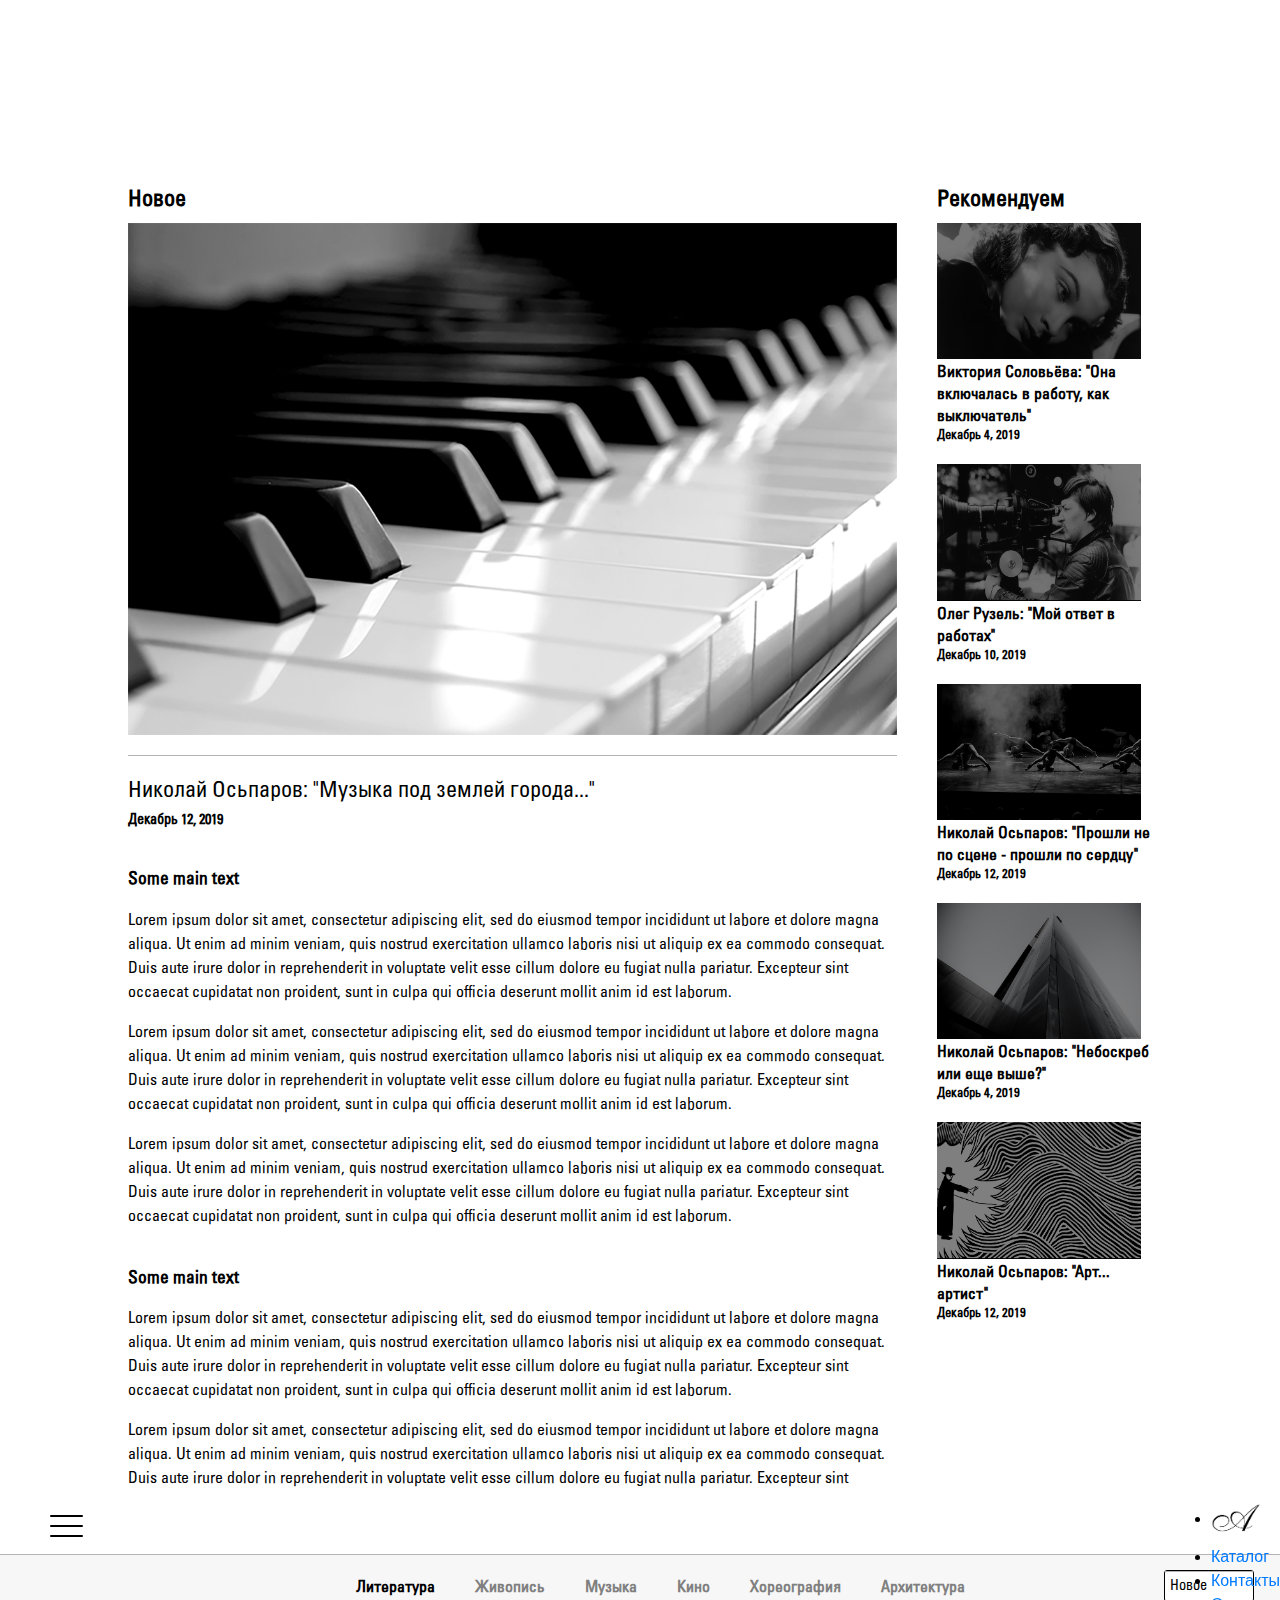
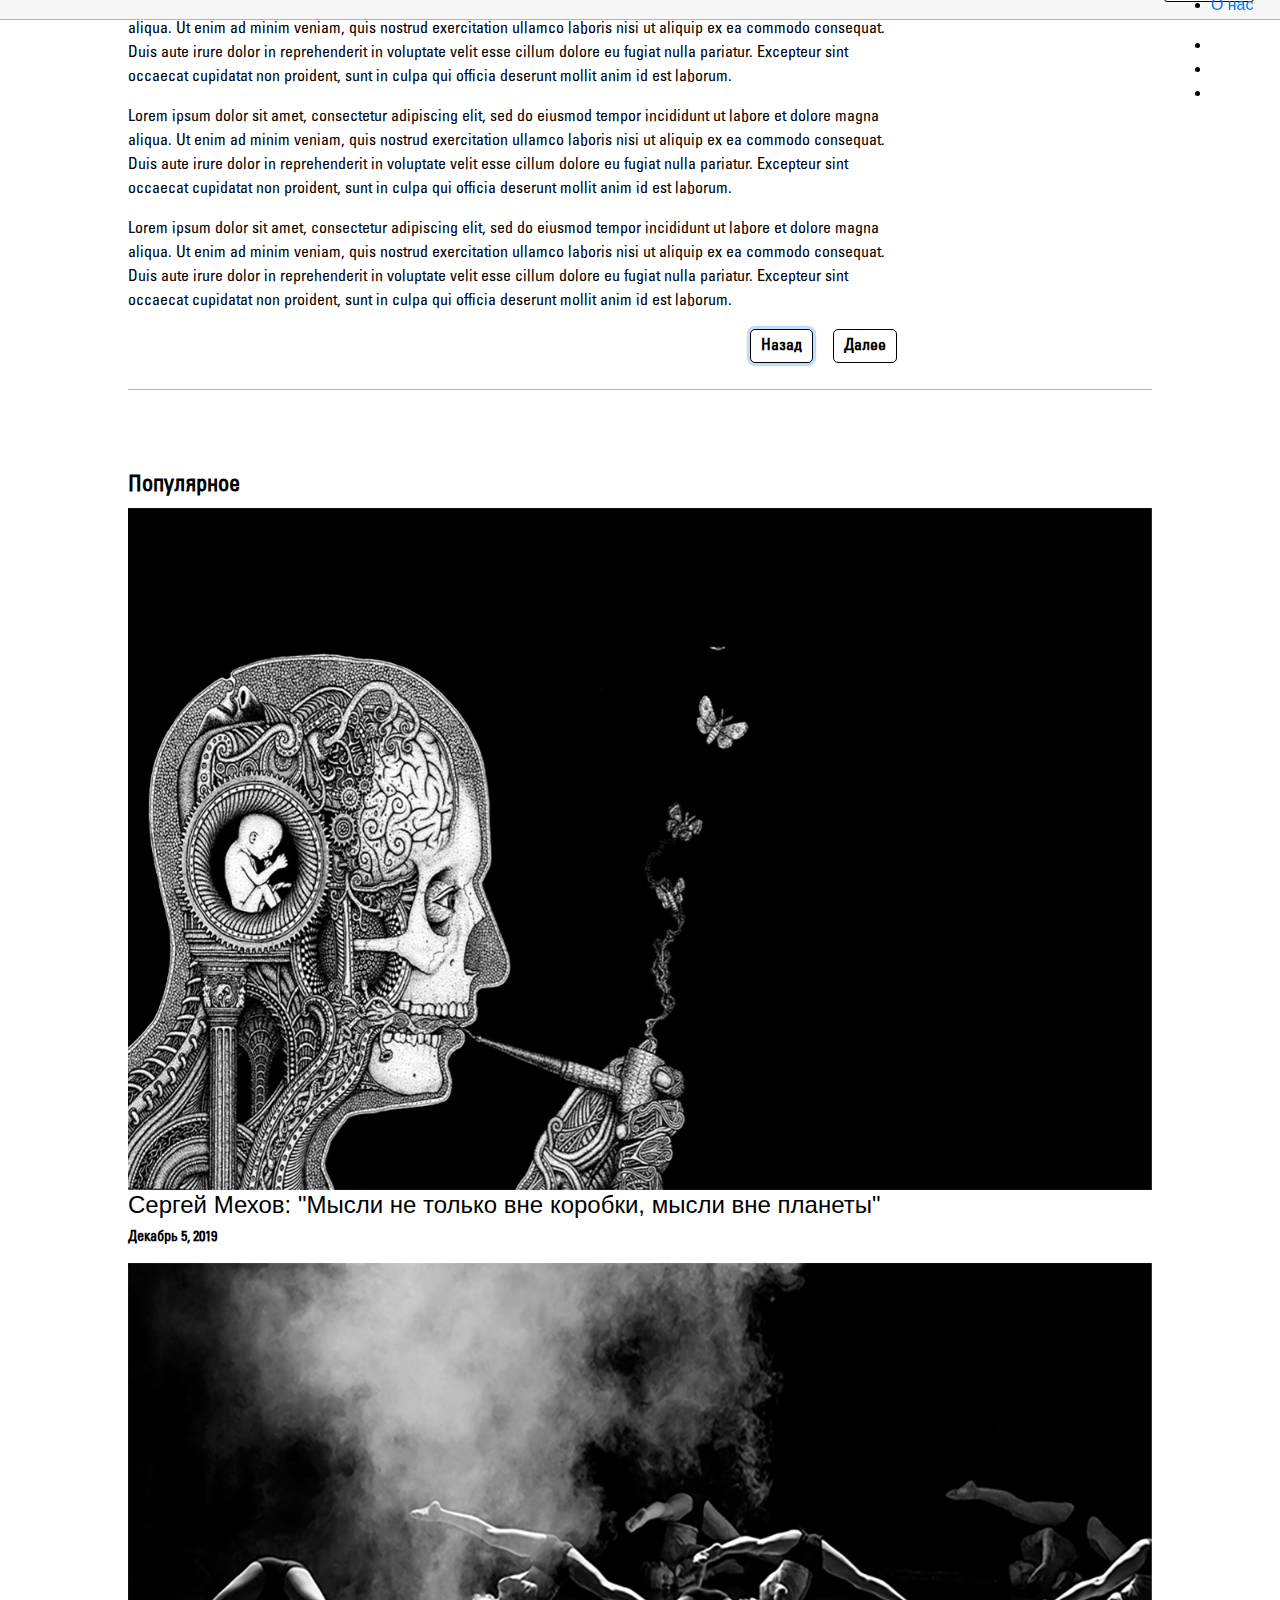
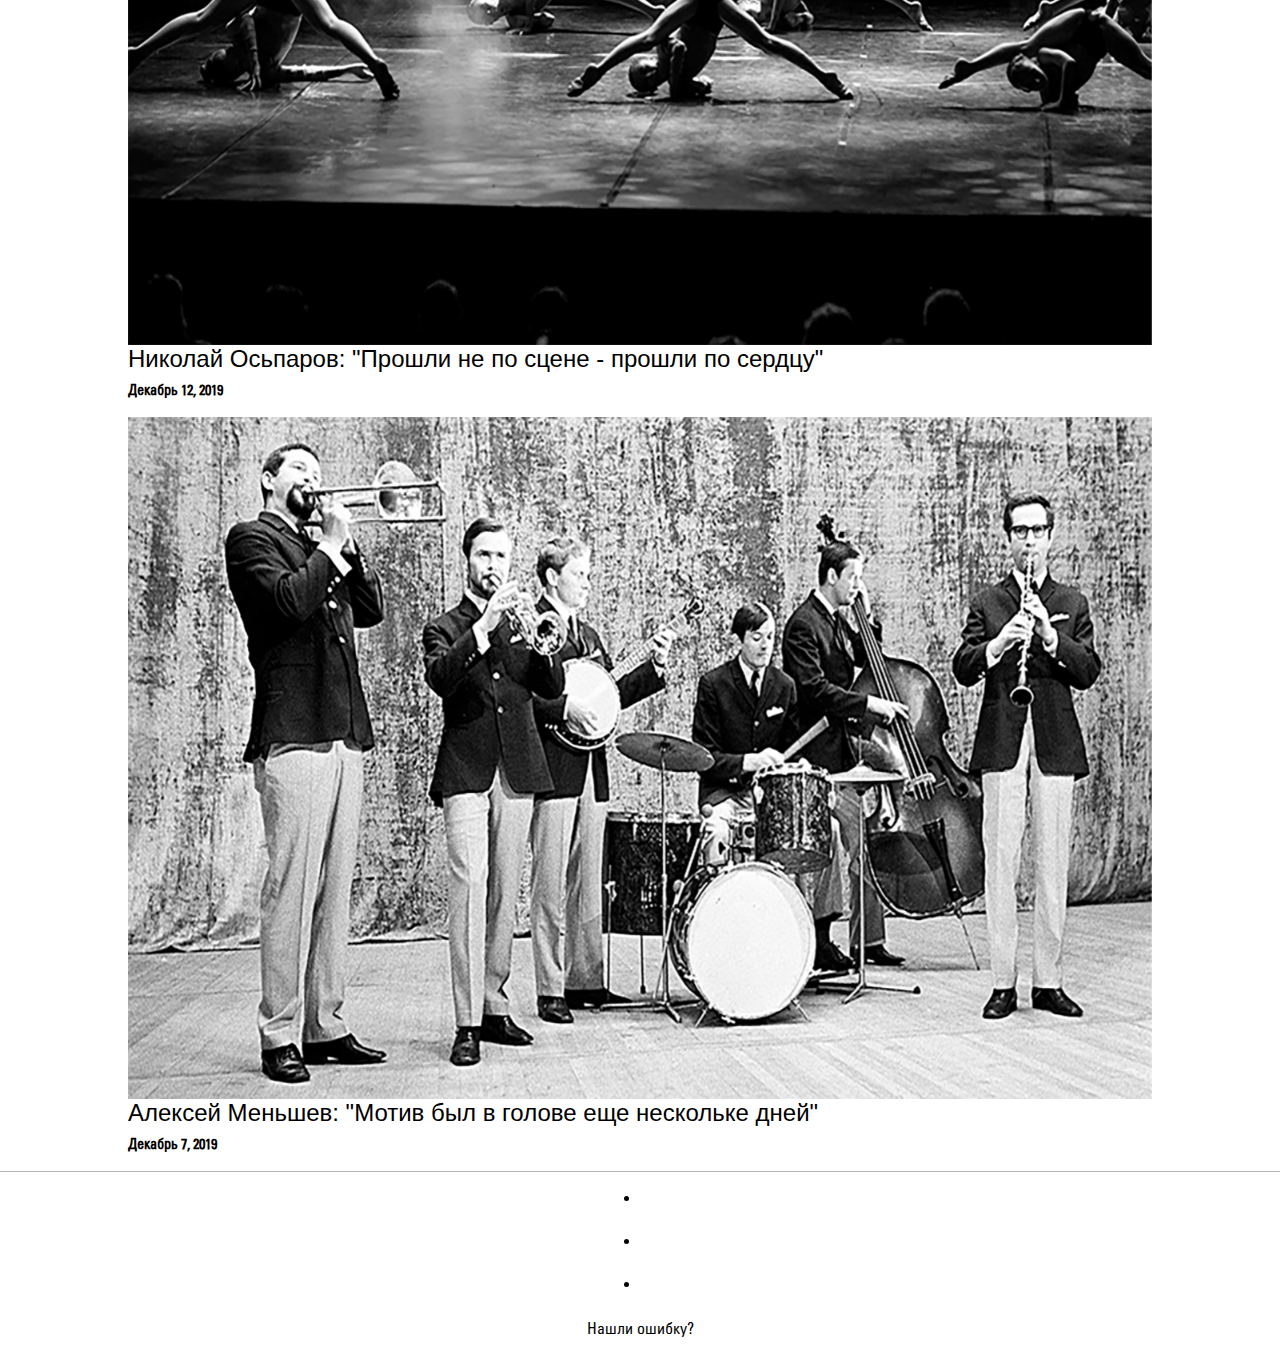
<file: pages/article.html>
<!DOCTYPE html>
<html lang="en">

<head>
    <meta charset="UTF-8">
    <meta name="viewport" content="width=device-width, initial-scale=1.0">
    <meta http-equiv="X-UA-Compatible" content="ie=edge">
    <link rel="stylesheet" href="https://use.fontawesome.com/releases/v5.7.2/css/all.css" integrity="sha384-fnmOCqbTlWIlj8LyTjo7mOUStjsKC4pOpQbqyi7RrhN7udi9RwhKkMHpvLbHG9Sr" crossorigin="anonymous">
    <link rel="stylesheet" href="https://stackpath.bootstrapcdn.com/bootstrap/4.3.1/css/bootstrap.min.css" integrity="sha384-ggOyR0iXCbMQv3Xipma34MD+dH/1fQ784/j6cY/iJTQUOhcWr7x9JvoRxT2MZw1T" crossorigin="anonymous">
    <script src="https://code.jquery.com/jquery-3.3.1.slim.min.js" integrity="sha384-q8i/X+965DzO0rT7abK41JStQIAqVgRVzpbzo5smXKp4YfRvH+8abtTE1Pi6jizo" crossorigin="anonymous"></script>
    <script src="https://cdnjs.cloudflare.com/ajax/libs/popper.js/1.14.7/umd/popper.min.js" integrity="sha384-UO2eT0CpHqdSJQ6hJty5KVphtPhzWj9WO1clHTMGa3JDZwrnQq4sF86dIHNDz0W1" crossorigin="anonymous"></script>
    <script src="https://stackpath.bootstrapcdn.com/bootstrap/4.3.1/js/bootstrap.min.js" integrity="sha384-JjSmVgyd0p3pXB1rRibZUAYoIIy6OrQ6VrjIEaFf/nJGzIxFDsf4x0xIM+B07jRM" crossorigin="anonymous"></script>
    <link rel="stylesheet" href="../style/catalog.css" type="text/css">
    <link rel="stylesheet" href="../style/mobile_article.css" type="text/css">
    <title>Статья. Арт-исследователь</title>
</head>

<body>
    <header>
        <nav role="navigation">
            <div id="menuToggle">
                <input type="checkbox" />
                <span></span>
                <span></span>
                <span></span>
                <ul id="menu">
                    <a href="../pages/catalog.html" class="active">
                        <li>Литература</li>
                    </a>
                    <a href="../pages/catalog.html">
                        <li>Живопись</li>
                    </a>
                    <a href="../pages/catalog.html">
                        <li>Музыка</li>
                    </a>
                    <a href="../pages/catalog.html">
                        <li>Кино</li>
                    </a>
                    <a href="../pages/catalog.html">
                        <li>Хореография</li>
                    </a>
                    <a href="../pages/catalog.html">
                        <li>Архитектура</li>
                    </a>
                </ul>
            </div>
        </nav>
        <div class="header--element">
            <nav class="main_menu">
                <ul class="main_menu--element">
                    <li class="main_menu--element-page active">
                        <a href="../index.html"><img src="../assets/art_logo.png" alt="Логотип" class="logo"></a>
                    </li>
                    <li class="main_menu--element-page"><a href="../pages/catalog.html">Каталог</a></li>
                    <li class="main_menu--element-page"><a href="../pages/contacts.html">Контакты</a></li>
                    <li class="main_menu--element-page"><a href="../pages/about_us.html">О нас</a></li>
                </ul>
            </nav>
            <div class="social_networks">
                <ul>
                    <li><a href="#"><i class="fab fa-facebook-f"></i></a></li>
                    <li><a href="#"><i class="fab fa-vk"></i></a></li>
                    <li><a href="#"><i class="fab fa-instagram"></i></a></li>
                </ul>
            </div>
        </div>

    </header>
    <section class="mobile_main_menu mobile_active">
        <nav class="main_menu">
            <ul class="main_menu--element">
                <li class="main_menu--element-page active">
                    <a href="../index.html"><img src="../assets/art_logo.png" alt="Логотип" class="logo"></a>
                </li>
                <li class="main_menu--element-page"><a href="../pages/catalog.html">Каталог</a></li>
                <li class="main_menu--element-page"><a href="../pages/contacts.html">Контакты</a></li>
                <li class="main_menu--element-page"><a href="../pages/about_us.html">О нас</a></li>
            </ul>
        </nav>
    </section>
    <main>
        <section>
            <nav class="catalog_navigation">
                <ul class="catalog_navigation--container">
                    <li class="catalog_navigation--container-item">
                        <a href="../pages/catalog.html" class="active">Литература</a>
                    </li>
                    <li class="catalog_navigation--container-item">
                        <a href="../pages/catalog.html">Живопись</a>
                    </li>
                    <li class="catalog_navigation--container-item">
                        <a href="../pages/catalog.html">Музыка</a>
                    </li>
                    <li class="catalog_navigation--container-item">
                        <a href="../pages/catalog.html">Кино</a>
                    </li>
                    <li class="catalog_navigation--container-item">
                        <a href="../pages/catalog.html">Хореография</a>
                    </li>
                    <li class="catalog_navigation--container-item">
                        <a href="../pages/catalog.html">Архитектура</a>
                    </li>
                </ul>
            </nav>
            <div class="catalog_main_section--sort_container">
                <ul class="catalog_main_section--sort_container-list">
                    <li class="catalog_main_section--sort_container-list-submenu">
                        <div class="active_submenu"><a href="#">Новое<i class="fas fa-chevron-down"></i></a></div>
                        <ul class="submenu">
                            <li class="submenu-item"><a href="#">Популярное</a></li>
                            <li class="submenu-item"><a href="#">Все</a></li>
                        </ul>
                    </li>
                </ul>
            </div>
        </section>
        <section class="article_section">
            <div class="article_section_container">
                <div class="article_section--element">
                    <h2 class="name_section">Новое</h2>
                    <a href="#">
                        <img src="../assets/mus1.png" alt="Статья" title="Фото статьи">
                    </a>
                </div>
                <div class="article--element">
                    <h4>Николай Осьпаров: <span>"Музыка под землей города..."</span></h4>
                    <p class="date">Декабрь 12, 2019</p>
                    <article class="article_text">
                        <p class="article_text-main_text">Some main text</p>
                        <p class="article_text-text">Lorem ipsum dolor sit amet, consectetur adipiscing elit, sed do eiusmod tempor incididunt ut labore et dolore magna aliqua. Ut enim ad minim veniam, quis nostrud exercitation ullamco laboris nisi ut aliquip ex ea commodo consequat.
                            Duis aute irure dolor in reprehenderit in voluptate velit esse cillum dolore eu fugiat nulla pariatur. Excepteur sint occaecat cupidatat non proident, sunt in culpa qui officia deserunt mollit anim id est laborum.</p>
                        <p class="article_text-text">Lorem ipsum dolor sit amet, consectetur adipiscing elit, sed do eiusmod tempor incididunt ut labore et dolore magna aliqua. Ut enim ad minim veniam, quis nostrud exercitation ullamco laboris nisi ut aliquip ex ea commodo consequat.
                            Duis aute irure dolor in reprehenderit in voluptate velit esse cillum dolore eu fugiat nulla pariatur. Excepteur sint occaecat cupidatat non proident, sunt in culpa qui officia deserunt mollit anim id est laborum.</p>
                        <p class="article_text-text">Lorem ipsum dolor sit amet, consectetur adipiscing elit, sed do eiusmod tempor incididunt ut labore et dolore magna aliqua. Ut enim ad minim veniam, quis nostrud exercitation ullamco laboris nisi ut aliquip ex ea commodo consequat.
                            Duis aute irure dolor in reprehenderit in voluptate velit esse cillum dolore eu fugiat nulla pariatur. Excepteur sint occaecat cupidatat non proident, sunt in culpa qui officia deserunt mollit anim id est laborum.</p>
                        <p class="article_text-main_text">Some main text</p>
                        <p class="article_text-text">Lorem ipsum dolor sit amet, consectetur adipiscing elit, sed do eiusmod tempor incididunt ut labore et dolore magna aliqua. Ut enim ad minim veniam, quis nostrud exercitation ullamco laboris nisi ut aliquip ex ea commodo consequat.
                            Duis aute irure dolor in reprehenderit in voluptate velit esse cillum dolore eu fugiat nulla pariatur. Excepteur sint occaecat cupidatat non proident, sunt in culpa qui officia deserunt mollit anim id est laborum.</p>
                        <p class="article_text-text">Lorem ipsum dolor sit amet, consectetur adipiscing elit, sed do eiusmod tempor incididunt ut labore et dolore magna aliqua. Ut enim ad minim veniam, quis nostrud exercitation ullamco laboris nisi ut aliquip ex ea commodo consequat.
                            Duis aute irure dolor in reprehenderit in voluptate velit esse cillum dolore eu fugiat nulla pariatur. Excepteur sint occaecat cupidatat non proident, sunt in culpa qui officia deserunt mollit anim id est laborum.</p>
                        <p class="article_text-main_text">Some main text</p>
                        <p class="article_text-text">Lorem ipsum dolor sit amet, consectetur adipiscing elit, sed do eiusmod tempor incididunt ut labore et dolore magna aliqua. Ut enim ad minim veniam, quis nostrud exercitation ullamco laboris nisi ut aliquip ex ea commodo consequat.
                            Duis aute irure dolor in reprehenderit in voluptate velit esse cillum dolore eu fugiat nulla pariatur. Excepteur sint occaecat cupidatat non proident, sunt in culpa qui officia deserunt mollit anim id est laborum.</p>
                        <p class="article_text-text">Lorem ipsum dolor sit amet, consectetur adipiscing elit, sed do eiusmod tempor incididunt ut labore et dolore magna aliqua. Ut enim ad minim veniam, quis nostrud exercitation ullamco laboris nisi ut aliquip ex ea commodo consequat.
                            Duis aute irure dolor in reprehenderit in voluptate velit esse cillum dolore eu fugiat nulla pariatur. Excepteur sint occaecat cupidatat non proident, sunt in culpa qui officia deserunt mollit anim id est laborum.</p>
                        <p class="article_text-text">Lorem ipsum dolor sit amet, consectetur adipiscing elit, sed do eiusmod tempor incididunt ut labore et dolore magna aliqua. Ut enim ad minim veniam, quis nostrud exercitation ullamco laboris nisi ut aliquip ex ea commodo consequat.
                            Duis aute irure dolor in reprehenderit in voluptate velit esse cillum dolore eu fugiat nulla pariatur. Excepteur sint occaecat cupidatat non proident, sunt in culpa qui officia deserunt mollit anim id est laborum.</p>
                    </article>
                    <div class="article_controllers">
                        <div class="article_controllers--container">
                            <button class="btn article_controllers--container-next" autofocus name="next">Назад</button>
                            <button class="btn article_controllers--container-prev" autofocus name="prev">Далее</button>
                        </div>
                    </div>

                </div>
            </div>

            <div class="latest_articles--container">
                <h2 class="name_section">Рекомендуем</h2>
                <div class="latest_articles--container-item photobox photobox_type">
                    <div class="photobox__previewbox">
                        <a href="#">
                            <img src="../assets/cin1.png" class="photobox__preview" alt="Статья" title="Кино">
                            <span class="photobox__label">Кино</span>
                        </a>
                    </div>
                    <h4>Виктория Соловьёва: <span>"Она включалась в работу, как выключатель"</span></h4>
                    <p class="date">Декабрь 4, 2019</p>
                </div>
                <div class="latest_articles--container-item photobox photobox_type">
                    <div class="photobox__previewbox">
                        <a href="#">
                            <img src="../assets/cin2.png" class="photobox__preview" alt="Статья" title="Кино">
                            <span class="photobox__label">Кино</span>
                        </a>
                    </div>
                    <h4>Олег Рузель: <span>"Мой ответ в работах"</span></h4>
                    <p class="date">Декабрь 10, 2019</p>
                </div>
                <div class="latest_articles--container-item photobox photobox_type">
                    <div class="photobox__previewbox">
                        <a href="#">
                            <img src="../assets/dan3.png" class="photobox__preview" alt="Статья" title="Хореография">
                            <span class="photobox__label">Хореография</span>
                        </a>
                    </div>
                    <h4>Николай Осьпаров: <span>"Прошли не по сцене - прошли по сердцу"</span></h4>
                    <p class="date">Декабрь 12, 2019</p>
                </div>
                <div class="latest_articles--container-item photobox photobox_type">
                    <div class="photobox__previewbox">
                        <a href="#">
                            <img src="../assets/arh2.png" class="photobox__preview" alt="Статья" title="Архитектура">
                            <span class="photobox__label">Архитектура</span>
                        </a>
                    </div>
                    <h4>Николай Осьпаров: <span>"Небоскреб или еще выше?"</span></h4>
                    <p class="date">Декабрь 4, 2019</p>
                </div>
                <div class="latest_articles--container-item photobox photobox_type">
                    <div class="photobox__previewbox">
                        <a href="#">
                            <img src="../assets/art1.png" class="photobox__preview" alt="Статья" title="Живопись">
                            <span class="photobox__label">Живопись</span>
                        </a>
                    </div>
                    <h4>Николай Осьпаров: <span>"Арт... артист"</span></h4>
                    <p class="date">Декабрь 12, 2019</p>
                </div>
            </div>
        </section>
        <section class="popular_articles">
            <h2 class="name_section">Популярное</h2>
            <div class="popular_articles--container">
                <div class="popular_articles--container-item photobox photobox_type">
                    <div class="photobox__previewbox">
                        <a href="#">
                            <img src="../assets/art3.png" class="photobox__preview" alt="Статья" title="Живопись">
                            <span class="photobox__label">Живопись</span>
                        </a>
                    </div>
                    <h4>Сергей Мехов: <span>"Мысли не только вне коробки, мысли вне планеты"</span></h4>
                    <p class="date">Декабрь 5, 2019</p>
                </div>
                <div class="popular_articles--container-item photobox photobox_type">
                    <div class="photobox__previewbox">
                        <a href="#">
                            <img src="../assets/dan3.png" class="photobox__preview" alt="Статья" title="Хореография">
                            <span class="photobox__label">Хореография</span>
                        </a>
                    </div>
                    <h4>Николай Осьпаров: <span>"Прошли не по сцене - прошли по сердцу"</span></h4>
                    <p class="date">Декабрь 12, 2019</p>
                </div>
                <div class="popular_articles--container-item photobox photobox_type">
                    <div class="photobox__previewbox">
                        <a href="#">
                            <img src="../assets/mus3.png" class="photobox__preview" alt="Статья" title="Музыка">
                            <span class="photobox__label">Музыка</span>
                        </a>
                    </div>
                    <h4>Алексей Меньшев: <span>"Мотив был в голове еще нескольке дней"</span></h4>
                    <p class="date">Декабрь 7, 2019</p>
                </div>
            </div>
        </section>
        <footer>
            <div class="social_networks">
                <ul>
                    <li><a href="#"><i class="fab fa-facebook-f"></i></a></li>
                    <li><a href="#"><i class="fab fa-vk"></i></a></li>
                    <li><a href="#"><i class="fab fa-instagram"></i></a></li>
                </ul>
            </div>
            <p><a href="../pages/advert.html">Нашли ошибку?</a></p>
        </footer>
    </main>
    <script src="../scripts/menu_controller.js"></script>

</body>

</html>
</file>
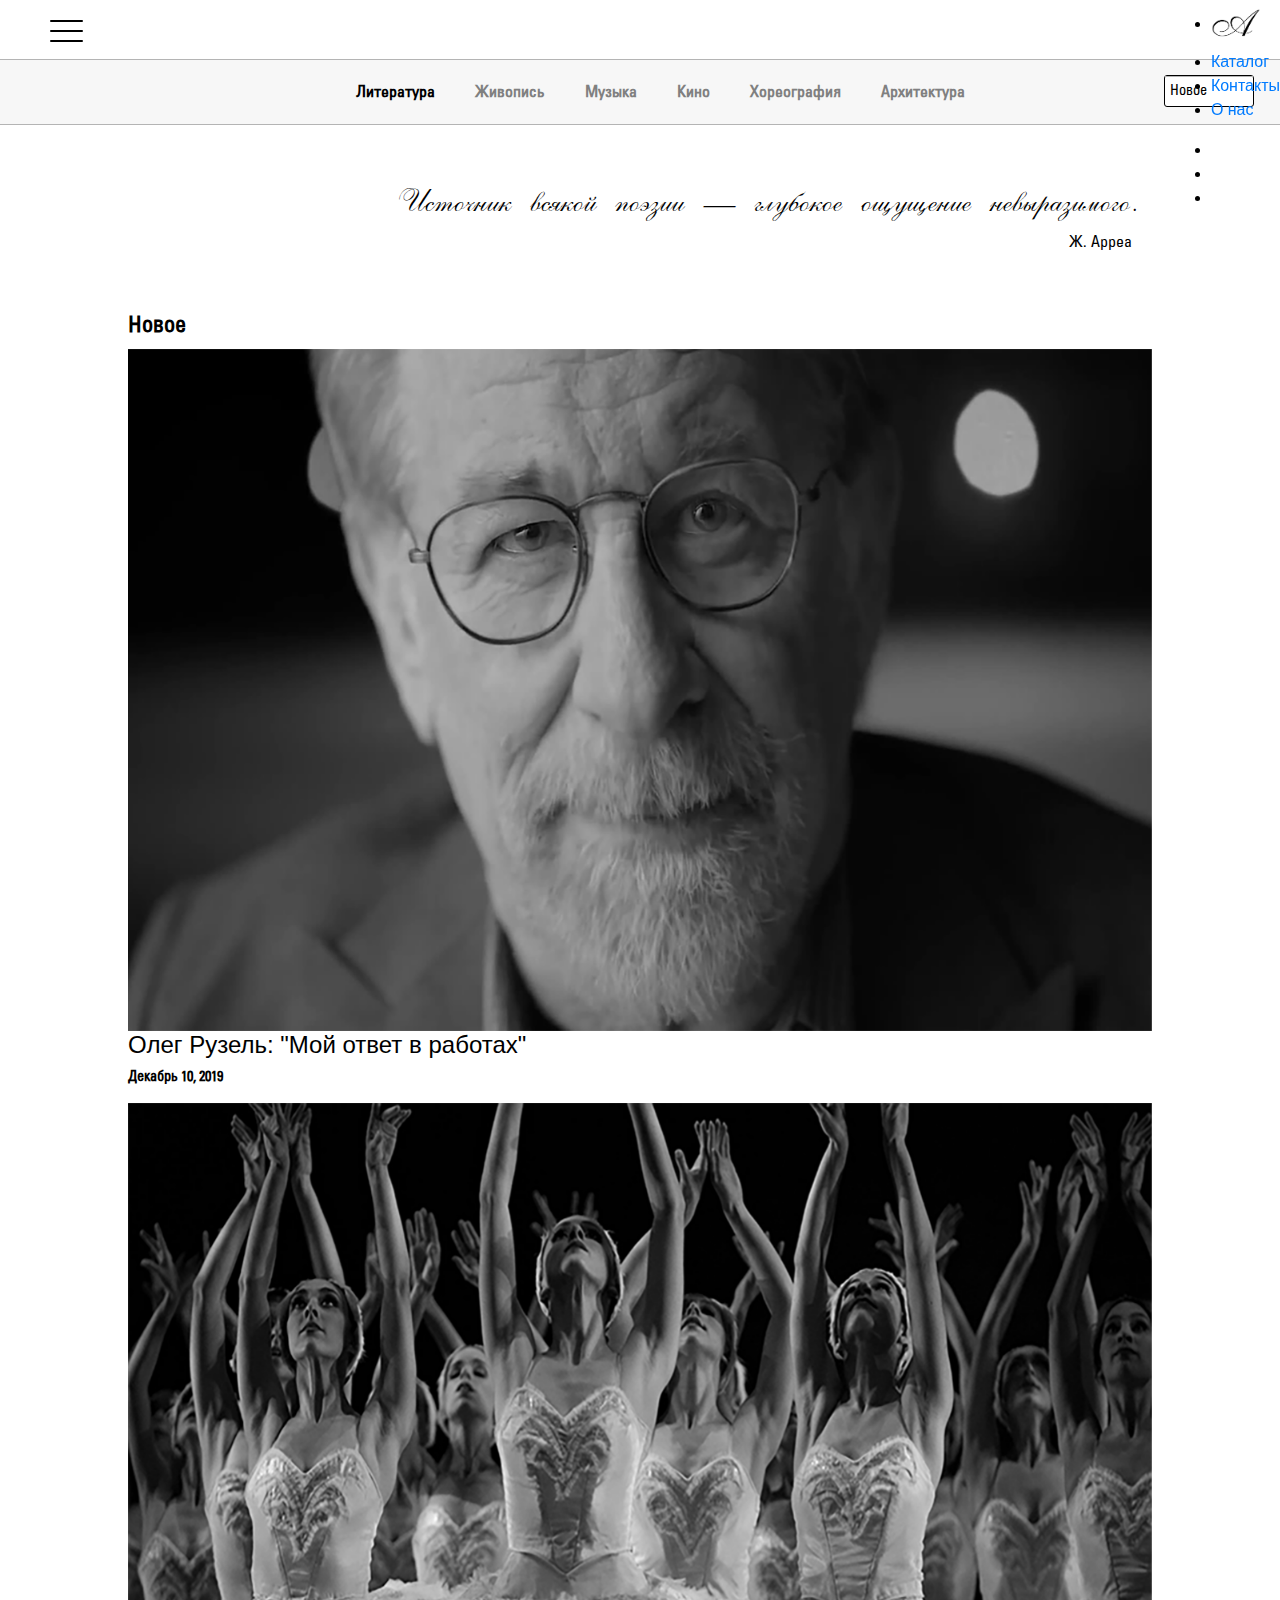
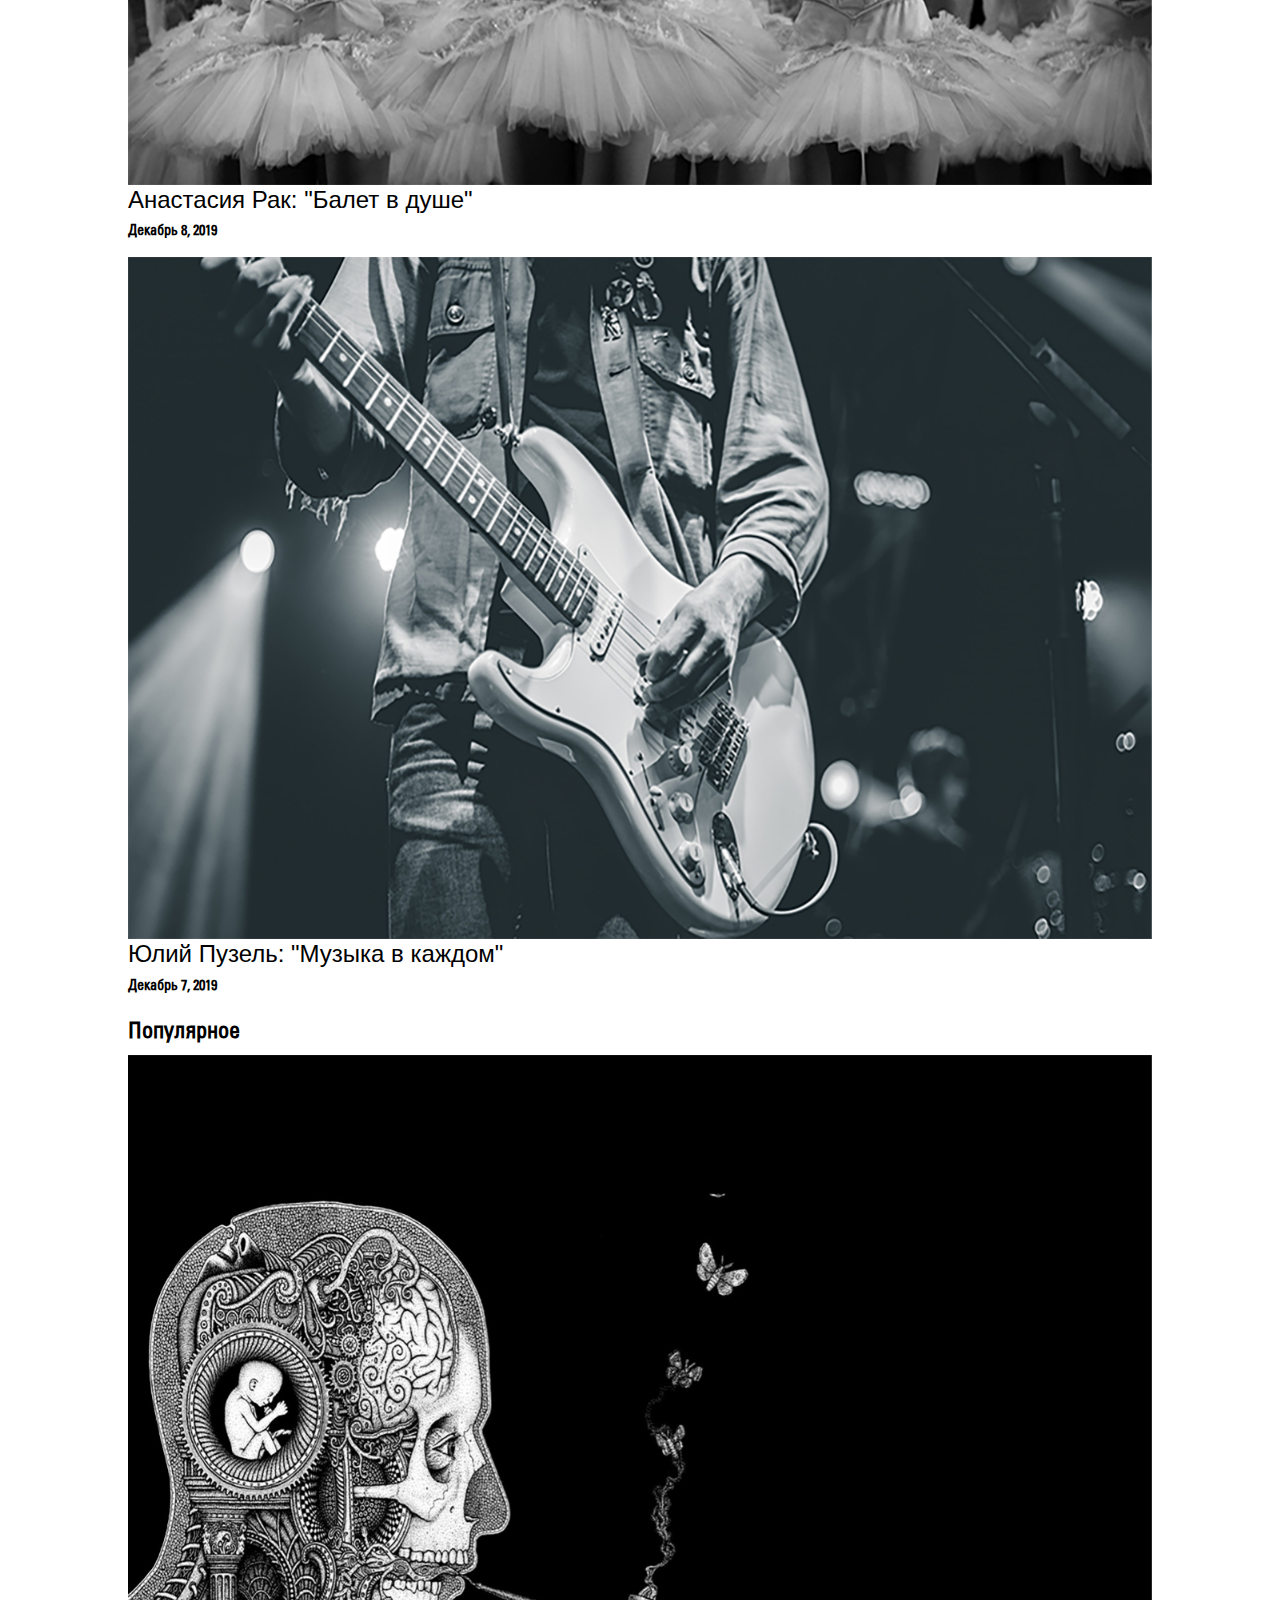
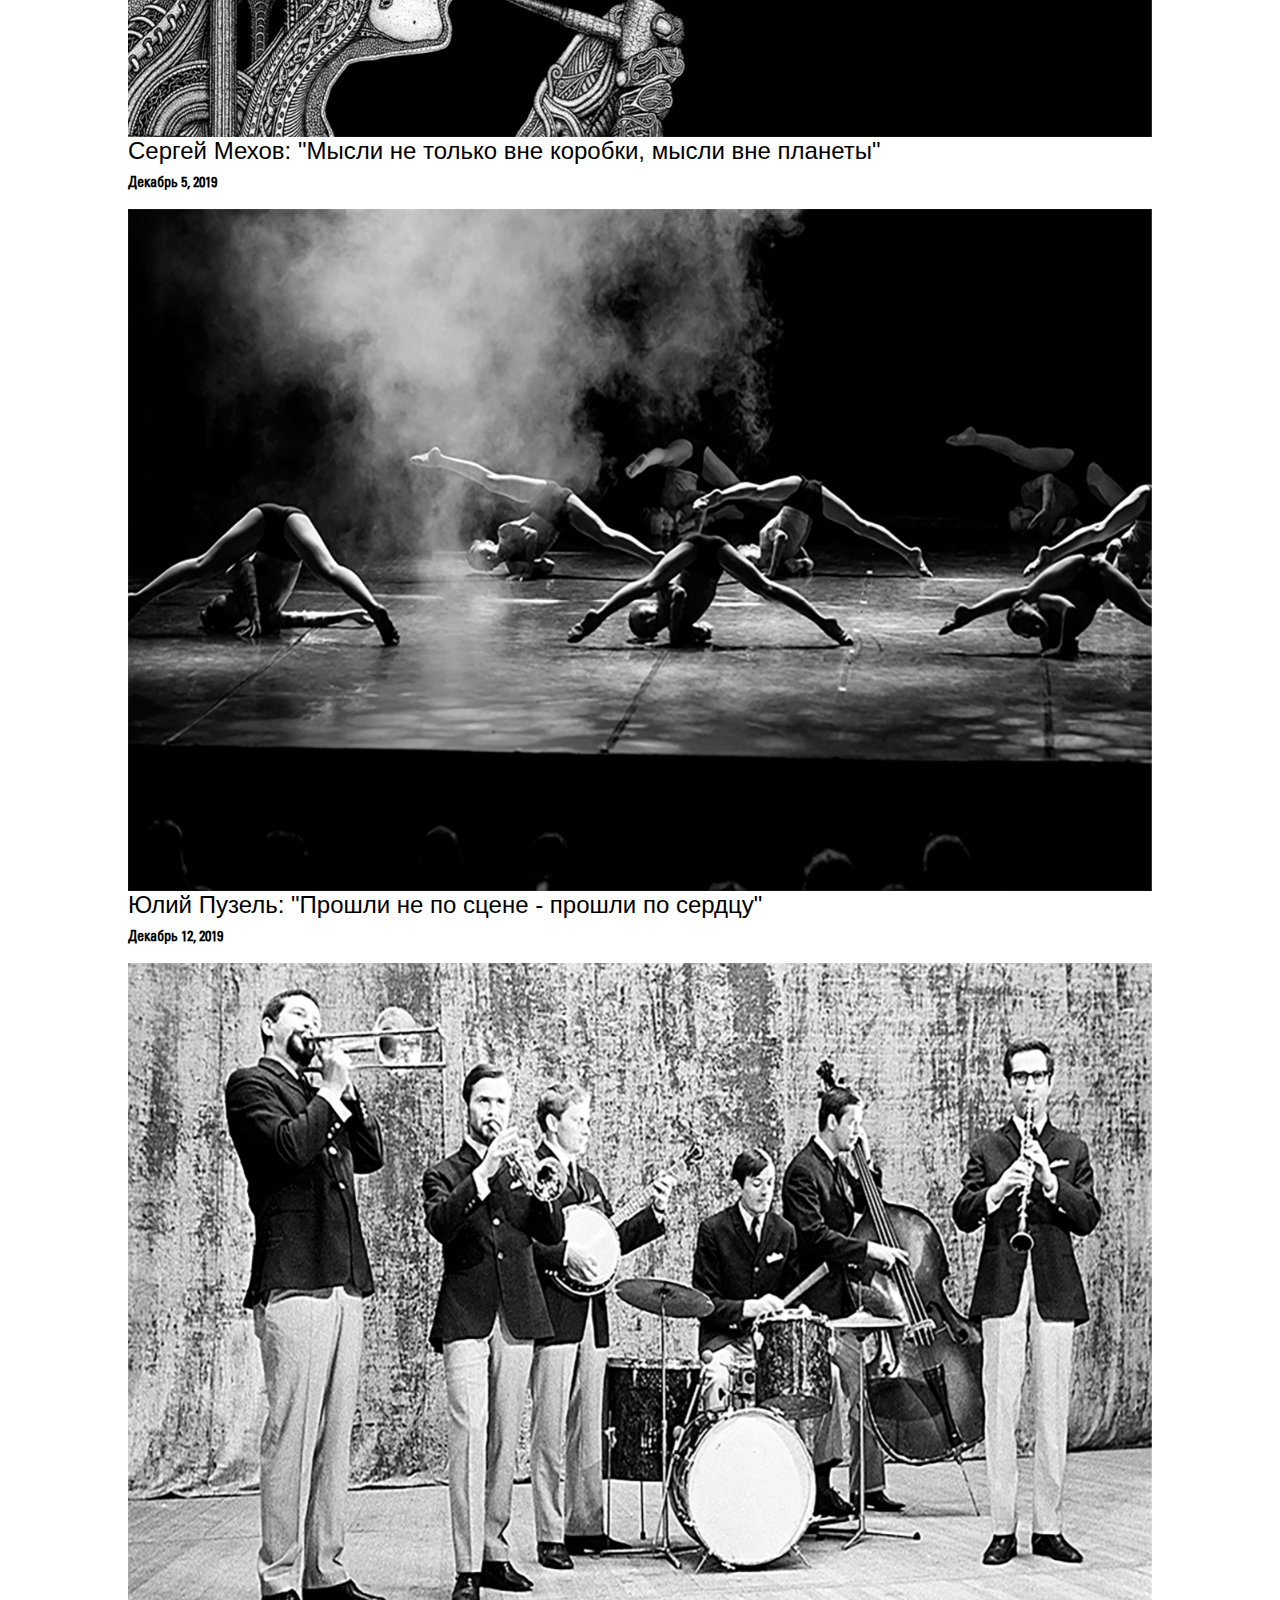
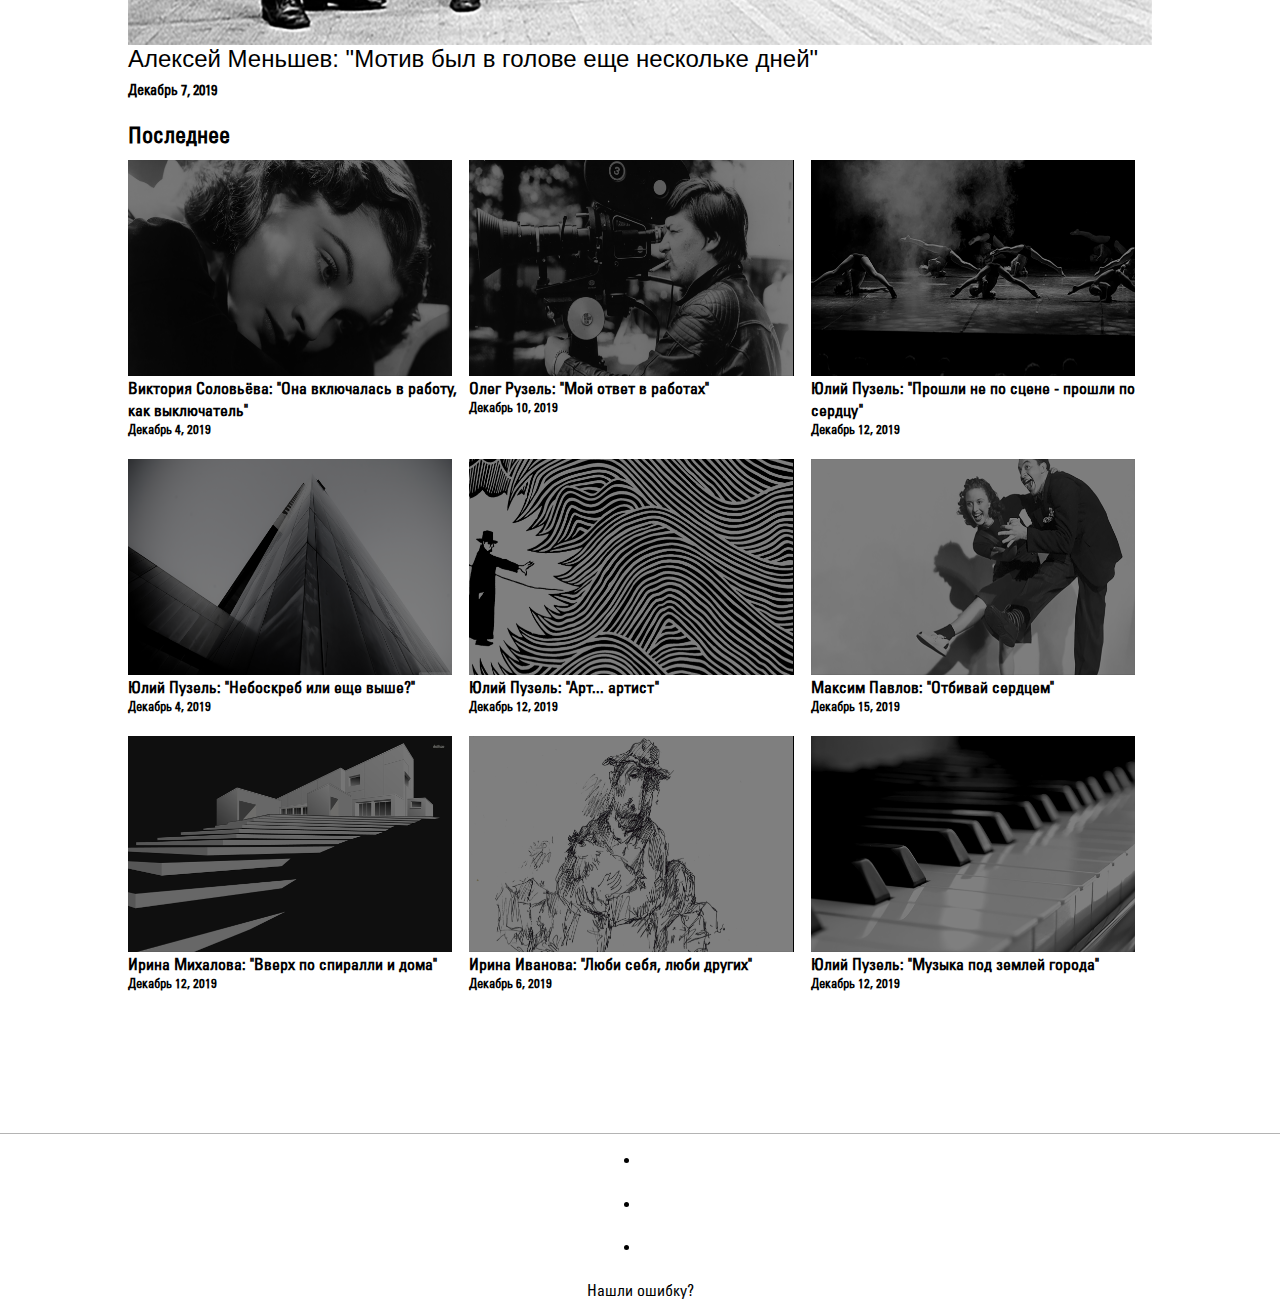
<file: pages/catalog.html>
<!DOCTYPE html>
<html lang="en">

<head>
    <meta charset="UTF-8">
    <meta name="viewport" content="width=device-width, initial-scale=1.0">
    <meta http-equiv="X-UA-Compatible" content="ie=edge">
    <link rel="stylesheet" href="https://use.fontawesome.com/releases/v5.7.2/css/all.css" integrity="sha384-fnmOCqbTlWIlj8LyTjo7mOUStjsKC4pOpQbqyi7RrhN7udi9RwhKkMHpvLbHG9Sr" crossorigin="anonymous">
    <link rel="stylesheet" href="https://stackpath.bootstrapcdn.com/bootstrap/4.3.1/css/bootstrap.min.css" integrity="sha384-ggOyR0iXCbMQv3Xipma34MD+dH/1fQ784/j6cY/iJTQUOhcWr7x9JvoRxT2MZw1T" crossorigin="anonymous">
    <script src="https://code.jquery.com/jquery-3.3.1.slim.min.js" integrity="sha384-q8i/X+965DzO0rT7abK41JStQIAqVgRVzpbzo5smXKp4YfRvH+8abtTE1Pi6jizo" crossorigin="anonymous"></script>
    <script src="https://cdnjs.cloudflare.com/ajax/libs/popper.js/1.14.7/umd/popper.min.js" integrity="sha384-UO2eT0CpHqdSJQ6hJty5KVphtPhzWj9WO1clHTMGa3JDZwrnQq4sF86dIHNDz0W1" crossorigin="anonymous"></script>
    <script src="https://stackpath.bootstrapcdn.com/bootstrap/4.3.1/js/bootstrap.min.js" integrity="sha384-JjSmVgyd0p3pXB1rRibZUAYoIIy6OrQ6VrjIEaFf/nJGzIxFDsf4x0xIM+B07jRM" crossorigin="anonymous"></script>
    <link rel="stylesheet" href="../style/mobile_catalog.css" type="text/css">
    <title>Каталог. Арт-исследователь</title>
</head>

<body>
    <header>
        <nav role="navigation">
            <div id="menuToggle">
                <input type="checkbox" />
                <span></span>
                <span></span>
                <span></span>
                <ul id="menu">
                    <a href="../pages/catalog.html" class="active">
                        <li>Литература</li>
                    </a>
                    <a href="../pages/catalog.html">
                        <li>Живопись</li>
                    </a>
                    <a href="../pages/catalog.html">
                        <li>Музыка</li>
                    </a>
                    <a href="../pages/catalog.html">
                        <li>Кино</li>
                    </a>
                    <a href="../pages/catalog.html">
                        <li>Хореография</li>
                    </a>
                    <a href="../pages/catalog.html">
                        <li>Архитектура</li>
                    </a>
                </ul>
            </div>
        </nav>
        <div class="header--element">
            <nav class="main_menu">
                <ul class="main_menu--element">
                    <li class="main_menu--element-page active">
                        <a href="../index.html"><img src="../assets/art_logo.png" alt="Логотип" class="logo"></a>
                    </li>
                    <li class="main_menu--element-page"><a href="../pages/catalog.html">Каталог</a></li>
                    <li class="main_menu--element-page"><a href="../pages/contacts.html">Контакты</a></li>
                    <li class="main_menu--element-page"><a href="../pages/about_us.html">О нас</a></li>
                </ul>
            </nav>
            <div class="social_networks">
                <ul>
                    <li><a href="#"><i class="fab fa-facebook-f"></i></a></li>
                    <li><a href="#"><i class="fab fa-vk"></i></a></li>
                    <li><a href="#"><i class="fab fa-instagram"></i></a></li>
                </ul>
            </div>
        </div>
    </header>
    <section class="mobile_main_menu mobile_active">
        <nav class="main_menu">
            <ul class="main_menu--element">
                <li class="main_menu--element-page active">
                    <a href="../index.html"><img src="../assets/art_logo.png" alt="Логотип" class="logo"></a>
                </li>
                <li class="main_menu--element-page"><a href="../pages/catalog.html">Каталог</a></li>
                <li class="main_menu--element-page"><a href="../pages/contacts.html">Контакты</a></li>
                <li class="main_menu--element-page"><a href="../pages/about_us.html">О нас</a></li>
            </ul>
        </nav>
    </section>
    <main>
        <section class="catalog_main_section">
            <nav class="catalog_navigation">
                <ul class="catalog_navigation--container">
                    <li class="catalog_navigation--container-item">
                        <a href="#" class="active">Литература</a>
                    </li>
                    <li class="catalog_navigation--container-item">
                        <a href="#">Живопись</a>
                    </li>
                    <li class="catalog_navigation--container-item">
                        <a href="#">Музыка</a>
                    </li>
                    <li class="catalog_navigation--container-item">
                        <a href="#">Кино</a>
                    </li>
                    <li class="catalog_navigation--container-item">
                        <a href="#">Хореография</a>
                    </li>
                    <li class="catalog_navigation--container-item">
                        <a href="#">Архитектура</a>
                    </li>
                </ul>
            </nav>
            <div class="catalog_main_section--quote_container">
                <blockquote class="catalog_main_section--quote_container-item">
                    <p class='quote_text'>Источник всякой поэзии — глубокое ощущение невыразимого.</p>
                    <p class='author_name'>Ж. Арреа</p>
                </blockquote>
            </div>
            <div class="catalog_main_section--sort_container">
                <ul class="catalog_main_section--sort_container-list">
                    <li class="catalog_main_section--sort_container-list-submenu">
                        <div class="active_submenu"><a href="#">Новое<i class="fas fa-chevron-down"></i></a></div>
                        <ul class="submenu">
                            <li class="submenu-item"><a href="#">Популярное</a></li>
                            <li class="submenu-item"><a href="#">Все</a></li>
                        </ul>
                    </li>
                </ul>
            </div>
            <article class="catalog_main_section--new_articles">
                <h2 class="name_section">Новое</h2>
                <div class="popular_articles--container">
                    <div class="popular_articles--container-item photobox photobox_type">
                        <div class="photobox__previewbox">
                            <a href="../pages/article.html">
                                <img src="../assets/cin3.png" class="photobox__preview" alt="Статья" title="Кино">
                                <span class="photobox__label">Литература</span>
                            </a>
                        </div>
                        <h4>Олег Рузель: <span>"Мой ответ в работах"</span></h4>
                        <p class="date">Декабрь 10, 2019</p>
                    </div>
                    <div class="popular_articles--container-item photobox photobox_type">
                        <div class="photobox__previewbox">
                            <a href="../pages/article.html">
                                <img src="../assets/dan2.png" class="photobox__preview" alt="Статья" title="Хореография">
                                <span class="photobox__label">Литература</span>
                            </a>
                        </div>
                        <h4>Анастасия Рак: <span>"Балет в душе"</span></h4>
                        <p class="date">Декабрь 8, 2019</p>
                    </div>
                    <div class="popular_articles--container-item photobox photobox_type">
                        <div class="photobox__previewbox">
                            <a href="../pages/article.html">
                                <img src="../assets/mus2.png" class="photobox__preview" alt="Статья" title="Музыка">
                                <span class="photobox__label">Литература</span>
                            </a>
                        </div>
                        <h4>Юлий Пузель: <span>"Музыка в каждом"</span></h4>
                        <p class="date">Декабрь 7, 2019</p>
                    </div>
                </div>
            </article>
        </section>
        <section class="popular_articles">
            <h2 class="name_section">Популярное</h2>
            <div class="popular_articles--container">
                <div class="popular_articles--container-item photobox photobox_type">
                    <div class="photobox__previewbox">
                        <a href="../pages/article.html">
                            <img src="../assets/art3.png" class="photobox__preview" alt="Статья" title="Живопись">
                            <span class="photobox__label">Литература</span>
                        </a>
                    </div>
                    <h4>Сергей Мехов: <span>"Мысли не только вне коробки, мысли вне планеты"</span></h4>
                    <p class="date">Декабрь 5, 2019</p>
                </div>
                <div class="popular_articles--container-item photobox photobox_type">
                    <div class="photobox__previewbox">
                        <a href="../pages/article.html">
                            <img src="../assets/dan3.png" class="photobox__preview" alt="Статья" title="Хореография">
                            <span class="photobox__label">Литература</span>
                        </a>
                    </div>
                    <h4>Юлий Пузель: <span>"Прошли не по сцене - прошли по сердцу"</span></h4>
                    <p class="date">Декабрь 12, 2019</p>
                </div>
                <div class="popular_articles--container-item photobox photobox_type">
                    <div class="photobox__previewbox">
                        <a href="../pages/article.html">
                            <img src="../assets/mus3.png" class="photobox__preview" alt="Статья" title="Музыка">
                            <span class="photobox__label">Литература</span>
                        </a>
                    </div>
                    <h4>Алексей Меньшев: <span>"Мотив был в голове еще нескольке дней"</span></h4>
                    <p class="date">Декабрь 7, 2019</p>
                </div>
            </div>
        </section>
        <section class="latest_articles">
            <h2 class="name_section">Последнее</h2>
            <div class="latest_articles--container">
                <div class="latest_articles--container-item photobox photobox_type">
                    <div class="photobox__previewbox">
                        <a href="../pages/article.html">
                            <img src="../assets/cin1.png" class="photobox__preview" alt="Статья" title="Кино">
                            <span class="photobox__label">Литература</span>
                        </a>
                    </div>
                    <h4>Виктория Соловьёва: <span>"Она включалась в работу, как выключатель"</span></h4>
                    <p class="date">Декабрь 4, 2019</p>
                </div>
                <div class="latest_articles--container-item photobox photobox_type">
                    <div class="photobox__previewbox">
                        <a href="../pages/article.html">
                            <img src="../assets/cin2.png" class="photobox__preview" alt="Статья" title="Кино">
                            <span class="photobox__label">Литература</span>
                        </a>
                    </div>
                    <h4>Олег Рузель: <span>"Мой ответ в работах"</span></h4>
                    <p class="date">Декабрь 10, 2019</p>
                </div>
                <div class="latest_articles--container-item photobox photobox_type">
                    <div class="photobox__previewbox">
                        <a href="../pages/article.html">
                            <img src="../assets/dan3.png" class="photobox__preview" alt="Статья" title="Хореография">
                            <span class="photobox__label">Литература</span>
                        </a>
                    </div>
                    <h4>Юлий Пузель: <span>"Прошли не по сцене - прошли по сердцу"</span></h4>
                    <p class="date">Декабрь 12, 2019</p>
                </div>
                <div class="latest_articles--container-item photobox photobox_type">
                    <div class="photobox__previewbox">
                        <a href="../pages/article.html">
                            <img src="../assets/arh2.png" class="photobox__preview" alt="Статья" title="Архитектура">
                            <span class="photobox__label">Литература</span>
                        </a>
                    </div>
                    <h4>Юлий Пузель: <span>"Небоскреб или еще выше?"</span></h4>
                    <p class="date">Декабрь 4, 2019</p>
                </div>
                <div class="latest_articles--container-item photobox photobox_type">
                    <div class="photobox__previewbox">
                        <a href="../pages/article.html">
                            <img src="../assets/art1.png" class="photobox__preview" alt="Статья" title="Живопись">
                            <span class="photobox__label">Литература</span>
                        </a>
                    </div>
                    <h4>Юлий Пузель: <span>"Арт... артист"</span></h4>
                    <p class="date">Декабрь 12, 2019</p>
                </div>
                <div class="latest_articles--container-item photobox photobox_type">
                    <div class="photobox__previewbox">
                        <a href="../pages/article.html">
                            <img src="../assets/dan1.png" class="photobox__preview" alt="Статья" title="Хореография">
                            <span class="photobox__label">Литература</span>
                        </a>
                    </div>
                    <h4>Максим Павлов: <span>"Отбивай сердцем"</span></h4>
                    <p class="date">Декабрь 15, 2019</p>
                </div>
                <div class="latest_articles--container-item photobox photobox_type">
                    <div class="photobox__previewbox">
                        <a href="../pages/article.html">
                            <img src="../assets/arh1.png" class="photobox__preview" alt="Статья" title="Архитектура">
                            <span class="photobox__label">Литература</span>
                        </a>
                    </div>
                    <h4>Ирина Михалова: <span>"Вверх по спиралли и дома"</span></h4>
                    <p class="date">Декабрь 12, 2019</p>
                </div>
                <div class="latest_articles--container-item photobox photobox_type">
                    <div class="photobox__previewbox">
                        <a href="../pages/article.html">
                            <img src="../assets/art2.png" class="photobox__preview" alt="Статья" title="Живопись">
                            <span class="photobox__label">Литература</span>
                        </a>
                    </div>
                    <h4>Ирина Иванова: <span>"Люби себя, люби других"</span></h4>
                    <p class="date">Декабрь 6, 2019</p>
                </div>
                <div class="latest_articles--container-item photobox photobox_type">
                    <div class="photobox__previewbox">
                        <a href="../pages/article.html">
                            <img src="../assets/mus1.png" class="photobox__preview" alt="Статья" title="Музыка">
                            <span class="photobox__label">Литература</span>
                        </a>
                    </div>
                    <h4>Юлий Пузель: <span>"Музыка под землей города"</span></h4>
                    <p class="date">Декабрь 12, 2019</p>
                </div>
            </div>
        </section>
    </main>
    <footer>
        <div class="social_networks">
            <ul>
                <li><a href="#"><i class="fab fa-facebook-f"></i></a></li>
                <li><a href="#"><i class="fab fa-vk"></i></a></li>
                <li><a href="#"><i class="fab fa-instagram"></i></a></li>
            </ul>
        </div>
        <p><a href="../pages/advert.html">Нашли ошибку?</a></p>
    </footer>
    <script src="../scripts/menu_controller.js"></script>

</body>

</html>
</file>
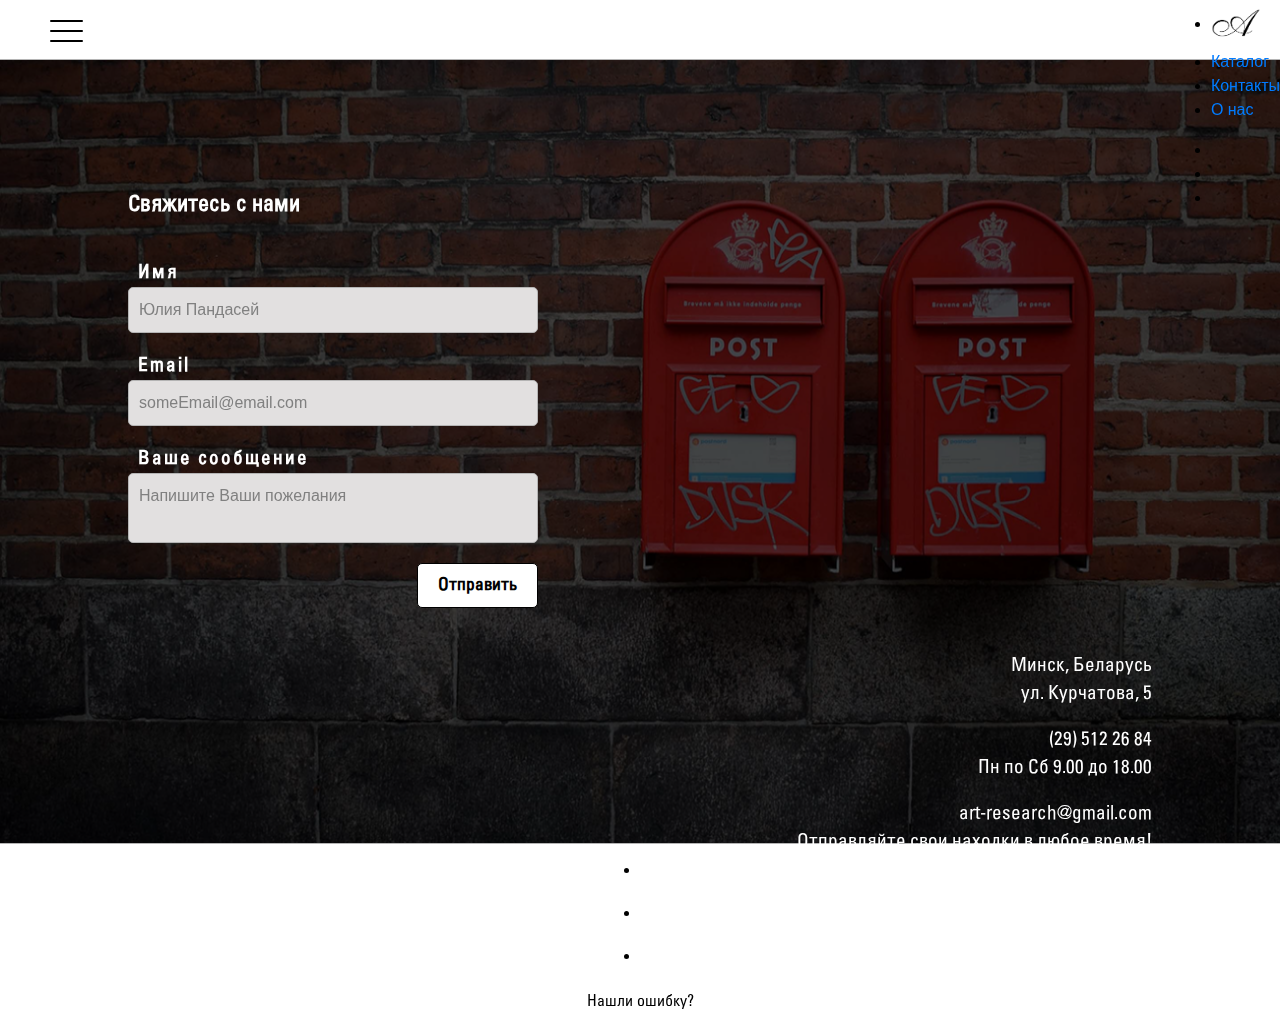
<file: pages/contacts.html>
<!DOCTYPE html>
<html lang="en">

<head>
    <meta charset="UTF-8">
    <meta name="viewport" content="width=device-width, initial-scale=1.0">
    <meta http-equiv="X-UA-Compatible" content="ie=edge">
    <link rel="stylesheet" href="https://use.fontawesome.com/releases/v5.7.2/css/all.css" integrity="sha384-fnmOCqbTlWIlj8LyTjo7mOUStjsKC4pOpQbqyi7RrhN7udi9RwhKkMHpvLbHG9Sr" crossorigin="anonymous">
    <link rel="stylesheet" href="https://stackpath.bootstrapcdn.com/bootstrap/4.3.1/css/bootstrap.min.css" integrity="sha384-ggOyR0iXCbMQv3Xipma34MD+dH/1fQ784/j6cY/iJTQUOhcWr7x9JvoRxT2MZw1T" crossorigin="anonymous">
    <script src="https://code.jquery.com/jquery-3.3.1.slim.min.js" integrity="sha384-q8i/X+965DzO0rT7abK41JStQIAqVgRVzpbzo5smXKp4YfRvH+8abtTE1Pi6jizo" crossorigin="anonymous"></script>
    <script src="https://cdnjs.cloudflare.com/ajax/libs/popper.js/1.14.7/umd/popper.min.js" integrity="sha384-UO2eT0CpHqdSJQ6hJty5KVphtPhzWj9WO1clHTMGa3JDZwrnQq4sF86dIHNDz0W1" crossorigin="anonymous"></script>
    <script src="https://stackpath.bootstrapcdn.com/bootstrap/4.3.1/js/bootstrap.min.js" integrity="sha384-JjSmVgyd0p3pXB1rRibZUAYoIIy6OrQ6VrjIEaFf/nJGzIxFDsf4x0xIM+B07jRM" crossorigin="anonymous"></script>
    <link rel="stylesheet" href="../style/mobile_contacts.css" type="text/css">
    <title>Контакты. Арт-исследователь</title>
</head>

<body>
    <header>
        <nav role="navigation">
            <div id="menuToggle">
                <input type="checkbox" />
                <span></span>
                <span></span>
                <span></span>
                <ul id="menu">
                    <a href="../pages/catalog.html" class="active">
                        <li>Литература</li>
                    </a>
                    <a href="../pages/catalog.html">
                        <li>Живопись</li>
                    </a>
                    <a href="../pages/catalog.html">
                        <li>Музыка</li>
                    </a>
                    <a href="../pages/catalog.html">
                        <li>Кино</li>
                    </a>
                    <a href="../pages/catalog.html">
                        <li>Хореография</li>
                    </a>
                    <a href="../pages/catalog.html">
                        <li>Архитектура</li>
                    </a>
                </ul>
            </div>
        </nav>
        <div class="header--element">
            <nav class="main_menu">
                <ul class="main_menu--element">
                    <li class="main_menu--element-page active">
                        <a href="../index.html"><img src="../assets/art_logo.png" alt="Логотип" class="logo"></a>
                    </li>
                    <li class="main_menu--element-page"><a href="../pages/catalog.html">Каталог</a></li>
                    <li class="main_menu--element-page"><a href="../pages/contacts.html">Контакты</a></li>
                    <li class="main_menu--element-page"><a href="../pages/about_us.html">О нас</a></li>
                </ul>
            </nav>
            <div class="social_networks">
                <ul>
                    <li><a href="#"><i class="fab fa-facebook-f"></i></a></li>
                    <li><a href="#"><i class="fab fa-vk"></i></a></li>
                    <li><a href="#"><i class="fab fa-instagram"></i></a></li>
                </ul>
            </div>
        </div>
    </header>
    <section class="mobile_main_menu mobile_active">
        <nav class="main_menu">
            <ul class="main_menu--element">
                <li class="main_menu--element-page active">
                    <a href="../index.html"><img src="../assets/art_logo.png" alt="Логотип" class="logo"></a>
                </li>
                <li class="main_menu--element-page"><a href="../pages/catalog.html">Каталог</a></li>
                <li class="main_menu--element-page"><a href="../pages/contacts.html">Контакты</a></li>
                <li class="main_menu--element-page"><a href="../pages/about_us.html">О нас</a></li>
            </ul>
        </nav>
    </section>
    <main>
        <img src="../assets/contact_background.png" alt="background" class="background desktop_active_img">
        <img src="../assets/mobile_background.png" alt="background" class="background mobile_active_img">
        <section class="form_section">
            <h2 class="name_section">Свяжитесь с нами</h2>
            <form class="form_contacts" action="submit">
                <fieldset class="form_contacts--container">
                    <div class="form_contacts">
                        <div class="form_contacts--container">

                        </div>
                    </div>
                    <div class="form_contacts--container-item">
                        <label for="name">Имя</label>
                        <input type="text" placeholder="Юлия Пандасей">
                    </div>
                    <div class="form_contacts--container-item">
                        <label for="email">Email</label>
                        <input type="email" placeholder="someEmail@email.com">
                    </div>
                    <div class="form_contacts--container-item">
                        <label for="message">Ваше сообщение</label>
                        <textarea name="message" id="message_area" placeholder="Напишите Ваши пожелания"></textarea>
                    </div>
                </fieldset>
                <button class="btn">Отправить</button>
            </form>
            <section class="contact_info_section">
                <div class="contact_info">
                    <div class="info_item">
                        <p>Минск, Беларусь</p>
                        <p>ул. Курчатова, 5</p>
                    </div>
                    <div class="info_item">
                        <p><a href="#">(29) 512 26 84</a></p>
                        <p>Пн по Сб 9.00 до 18.00</p>
                    </div>
                    <div class="info_item">
                        <p><a href="#">art-research@gmail.com</a></p>
                        <p>Отправляйте свои находки в любое время!</p>
                    </div>
                </div>
            </section>
        </section>

    </main>
    <footer>
        <div class="social_networks">
            <ul>
                <li><a href="#"><i class="fab fa-facebook-f"></i></a></li>
                <li><a href="#"><i class="fab fa-vk"></i></a></li>
                <li><a href="#"><i class="fab fa-instagram"></i></a></li>
            </ul>
        </div>
        <p><a href="../pages/advert.html">Нашли ошибку?</a></p>
    </footer>
    <script src="../scripts/menu_controller.js"></script>

</body>

</html>
</file>
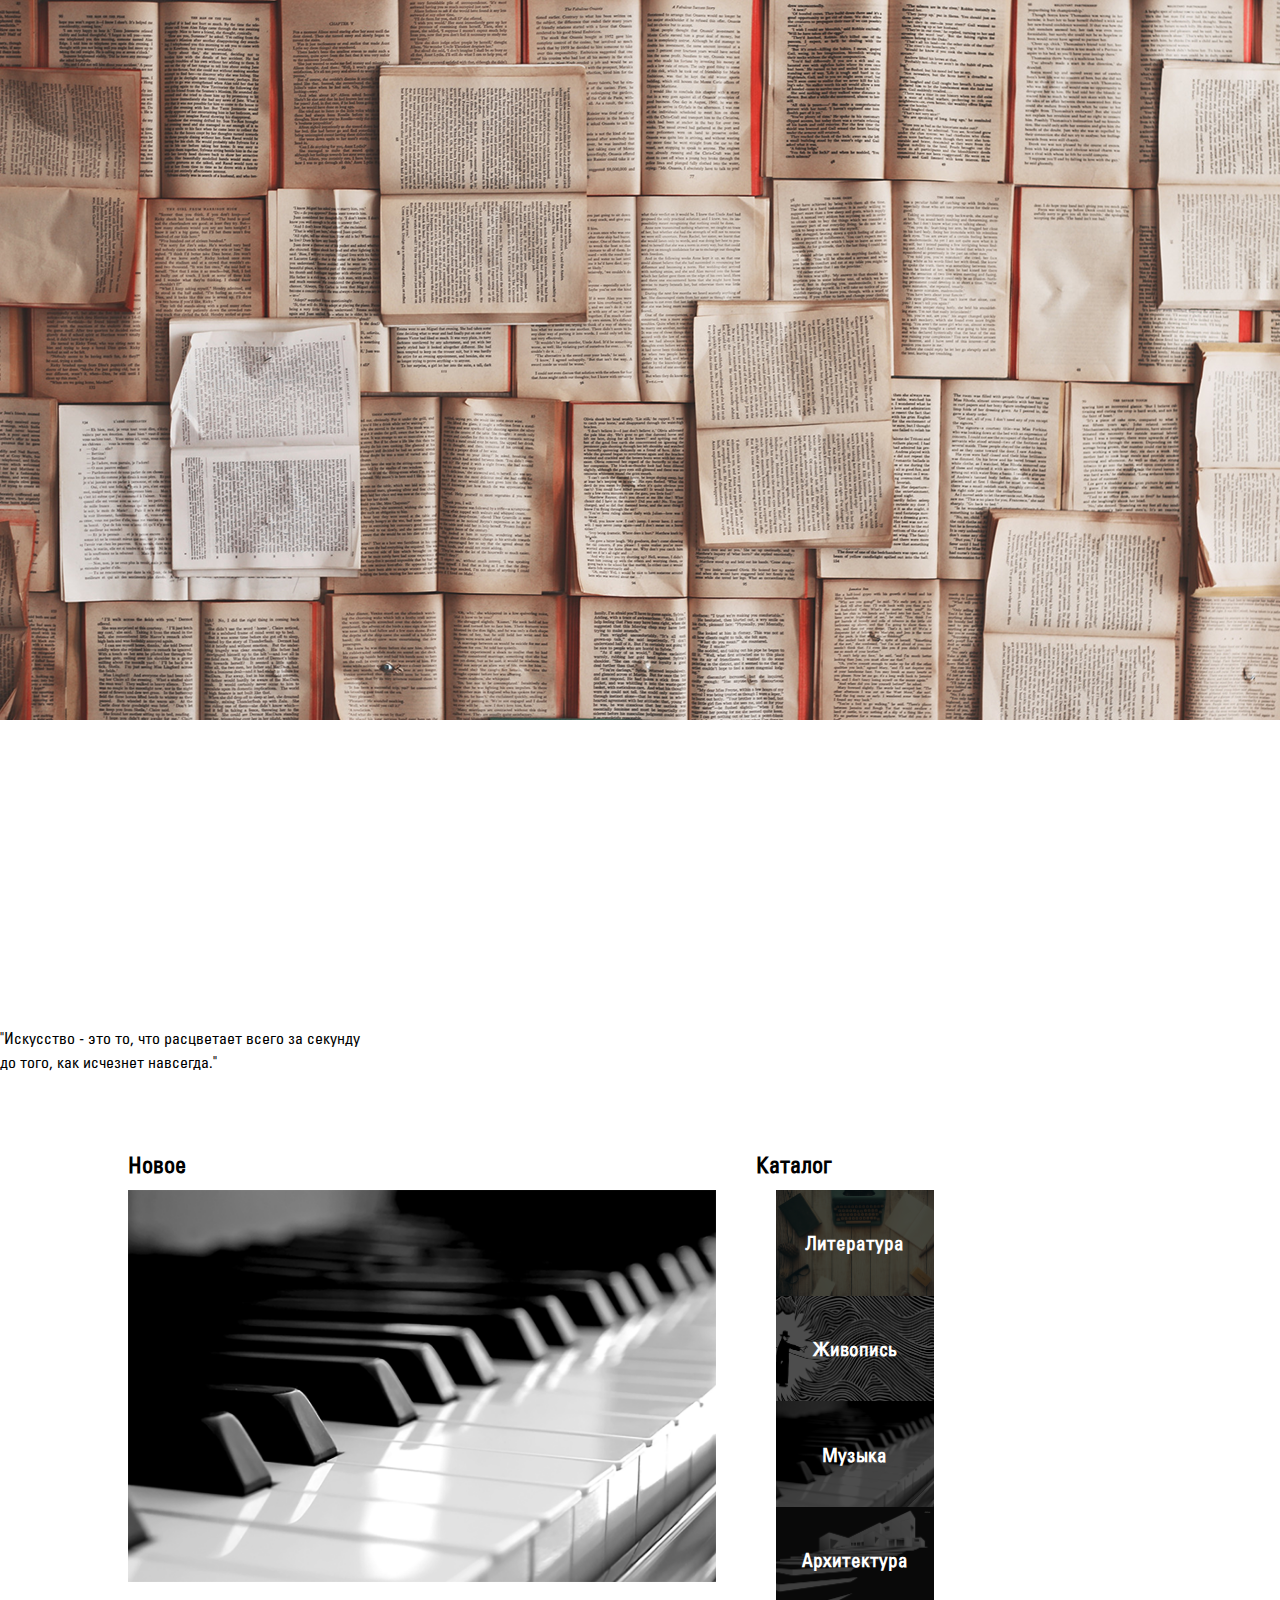
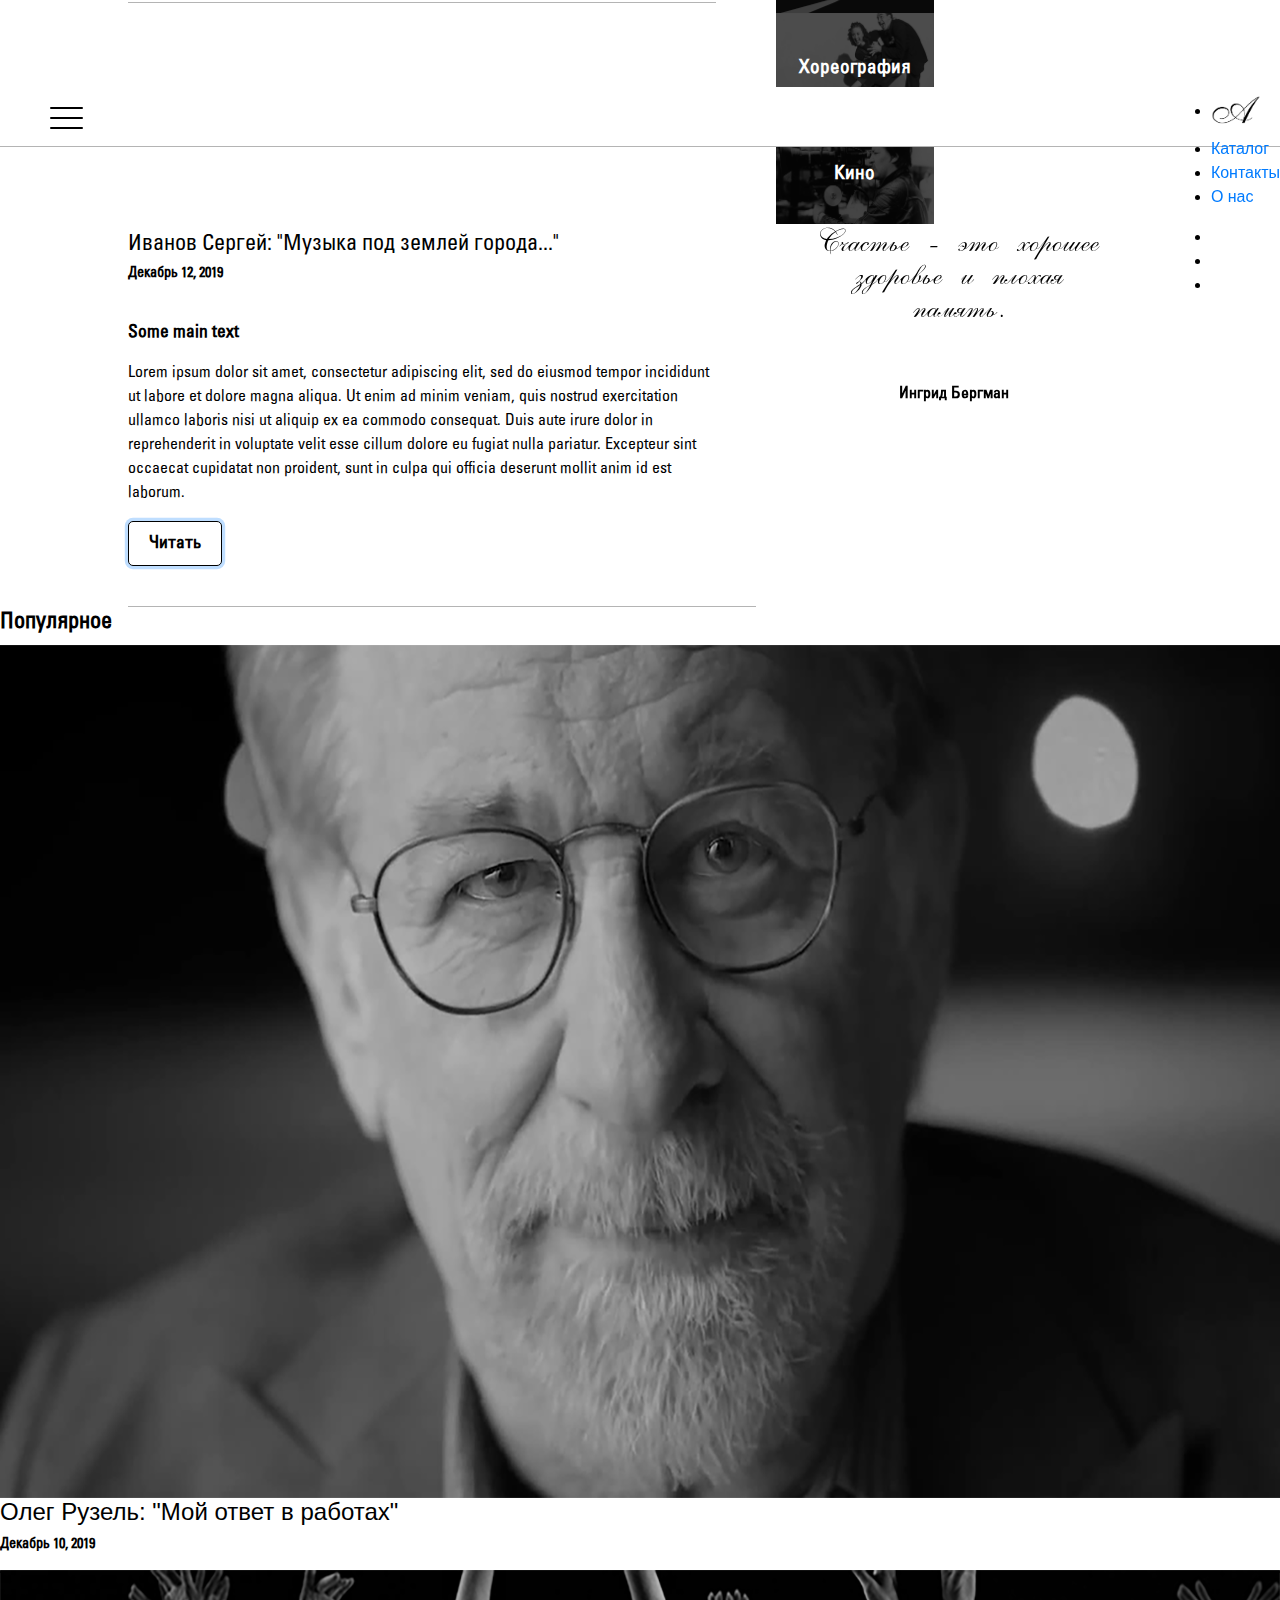
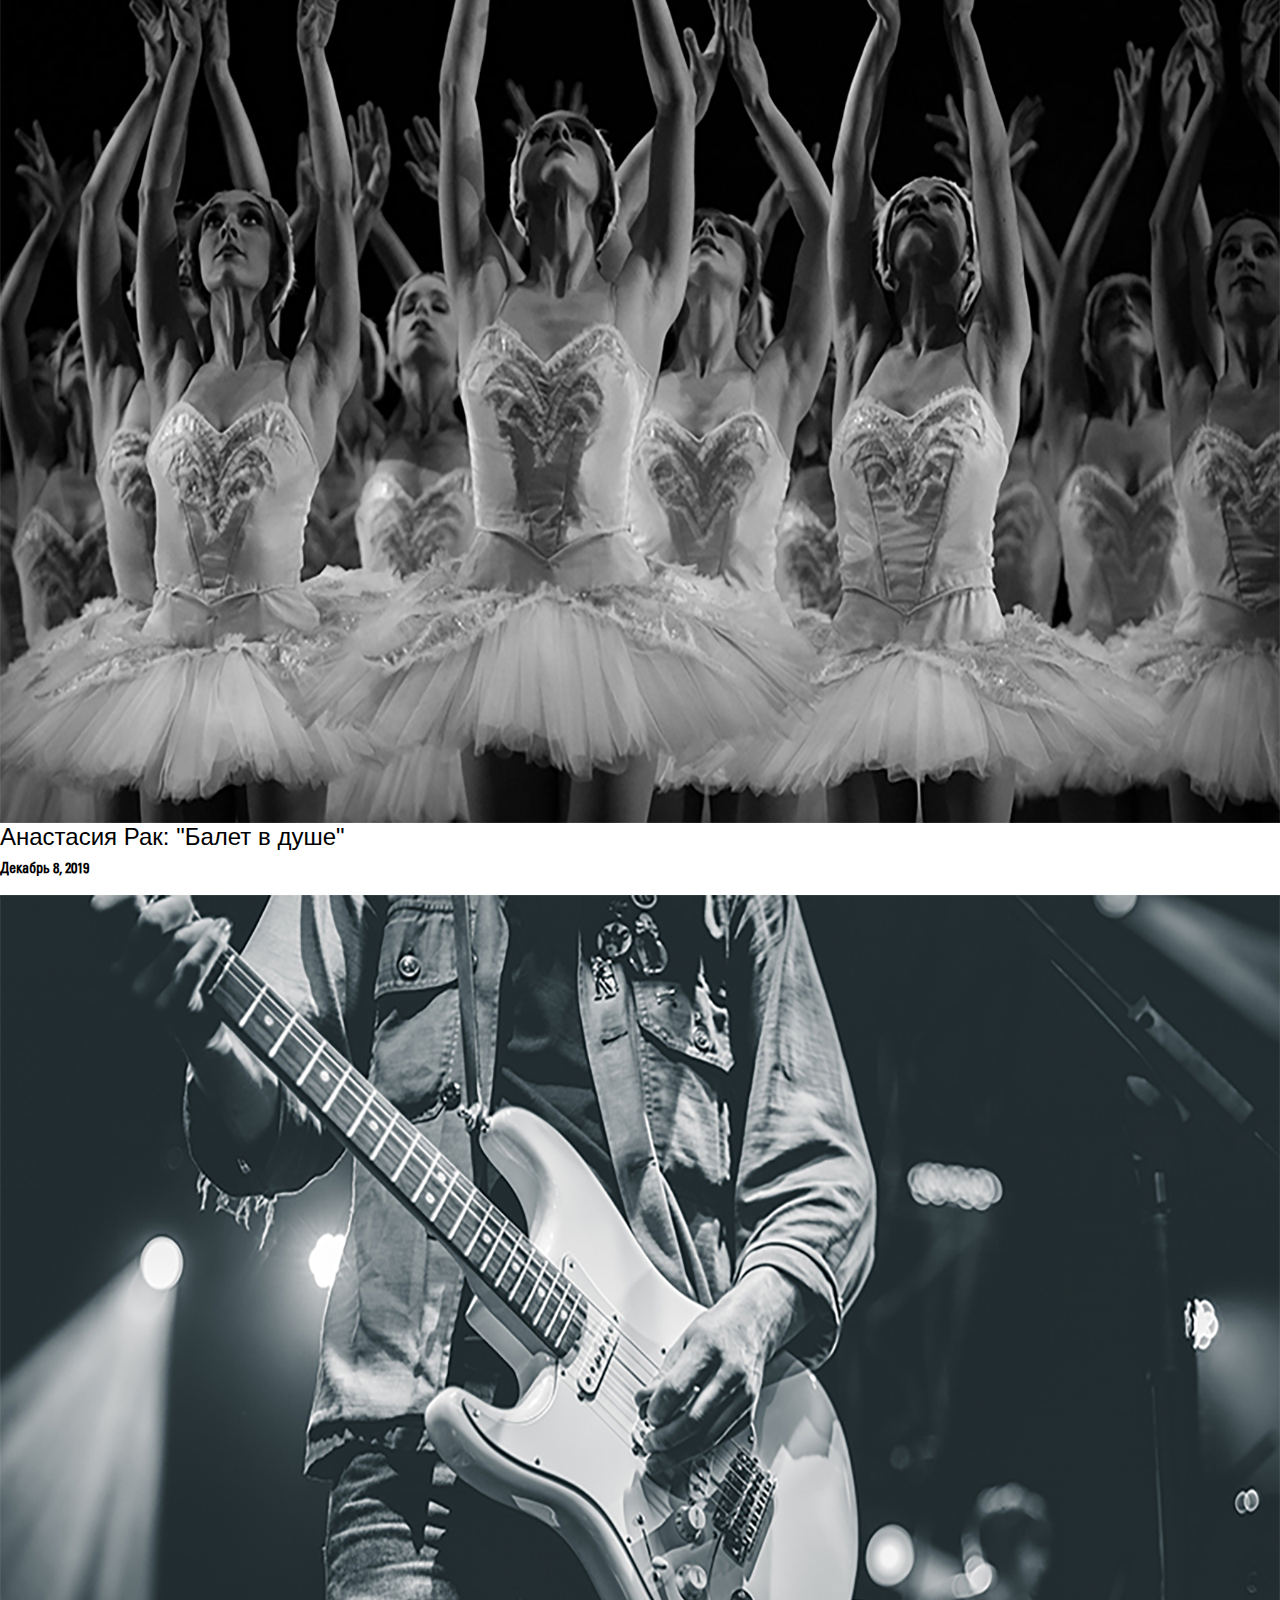
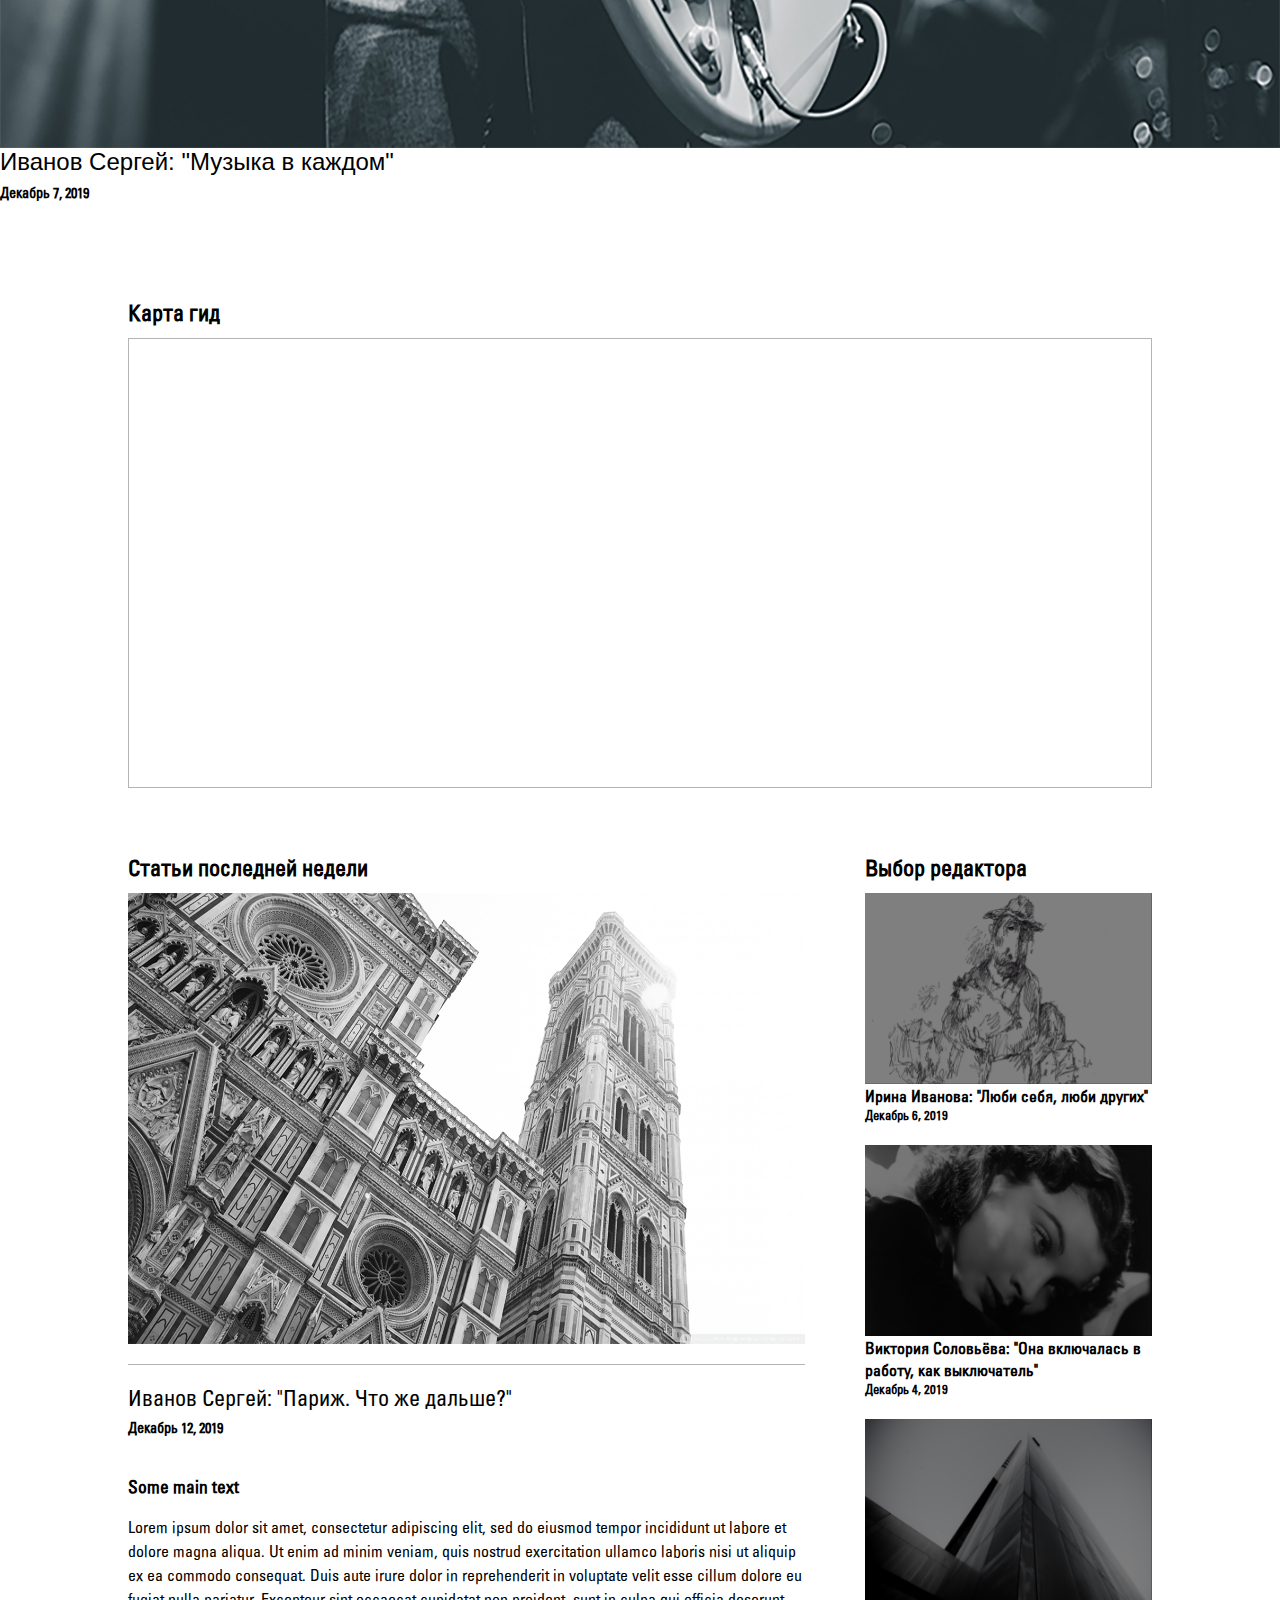
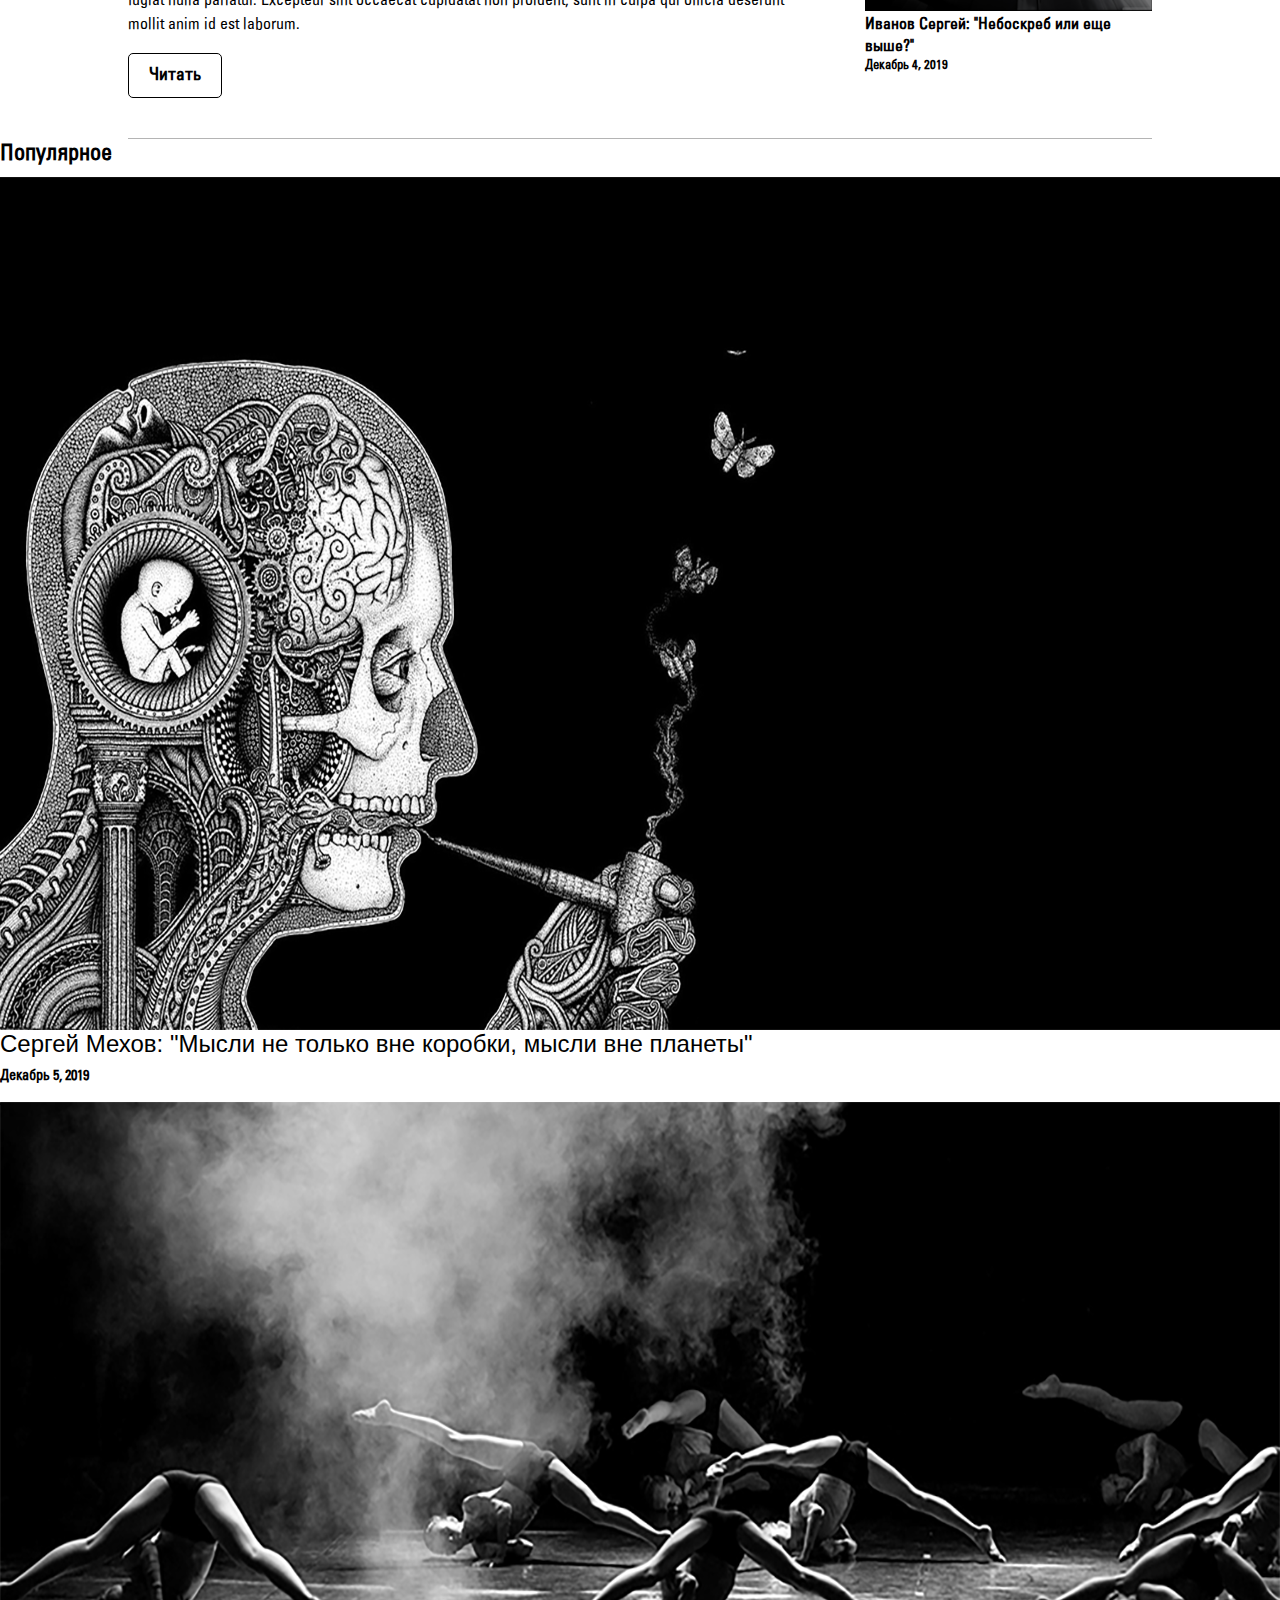
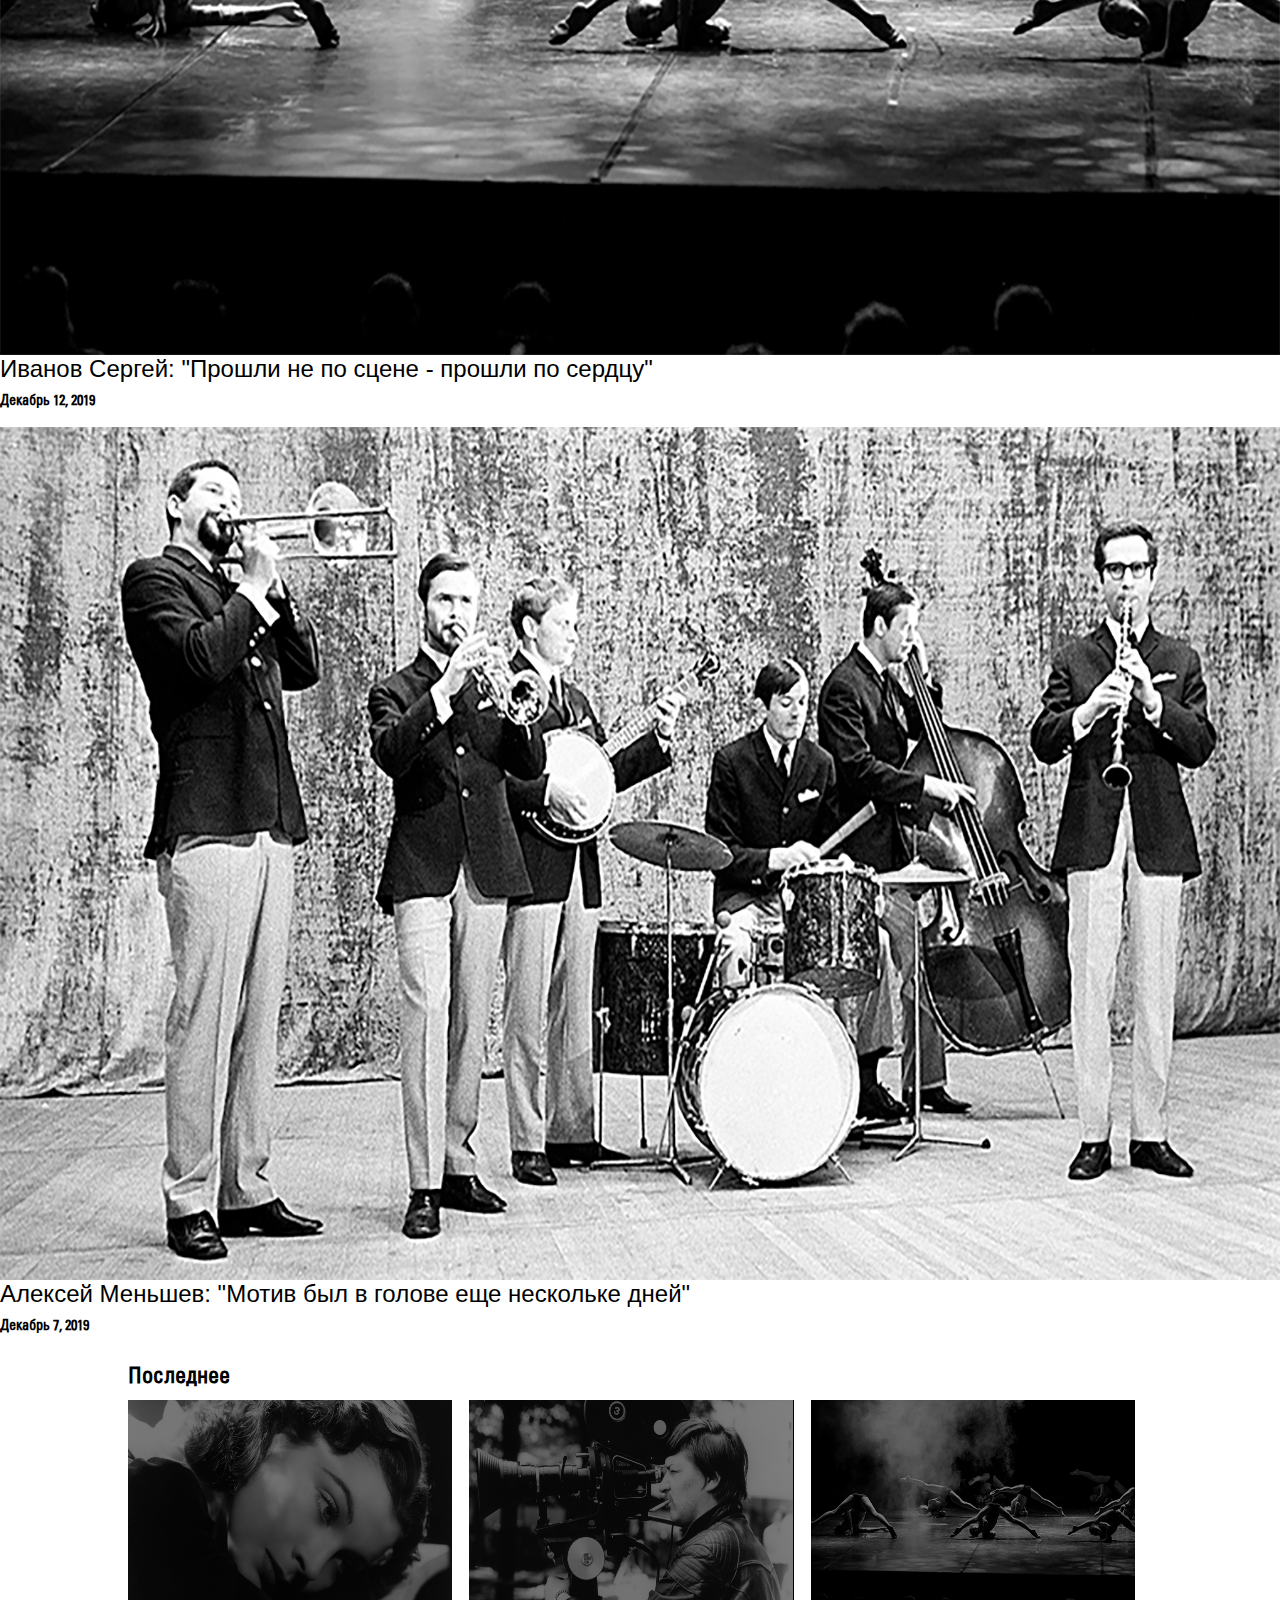
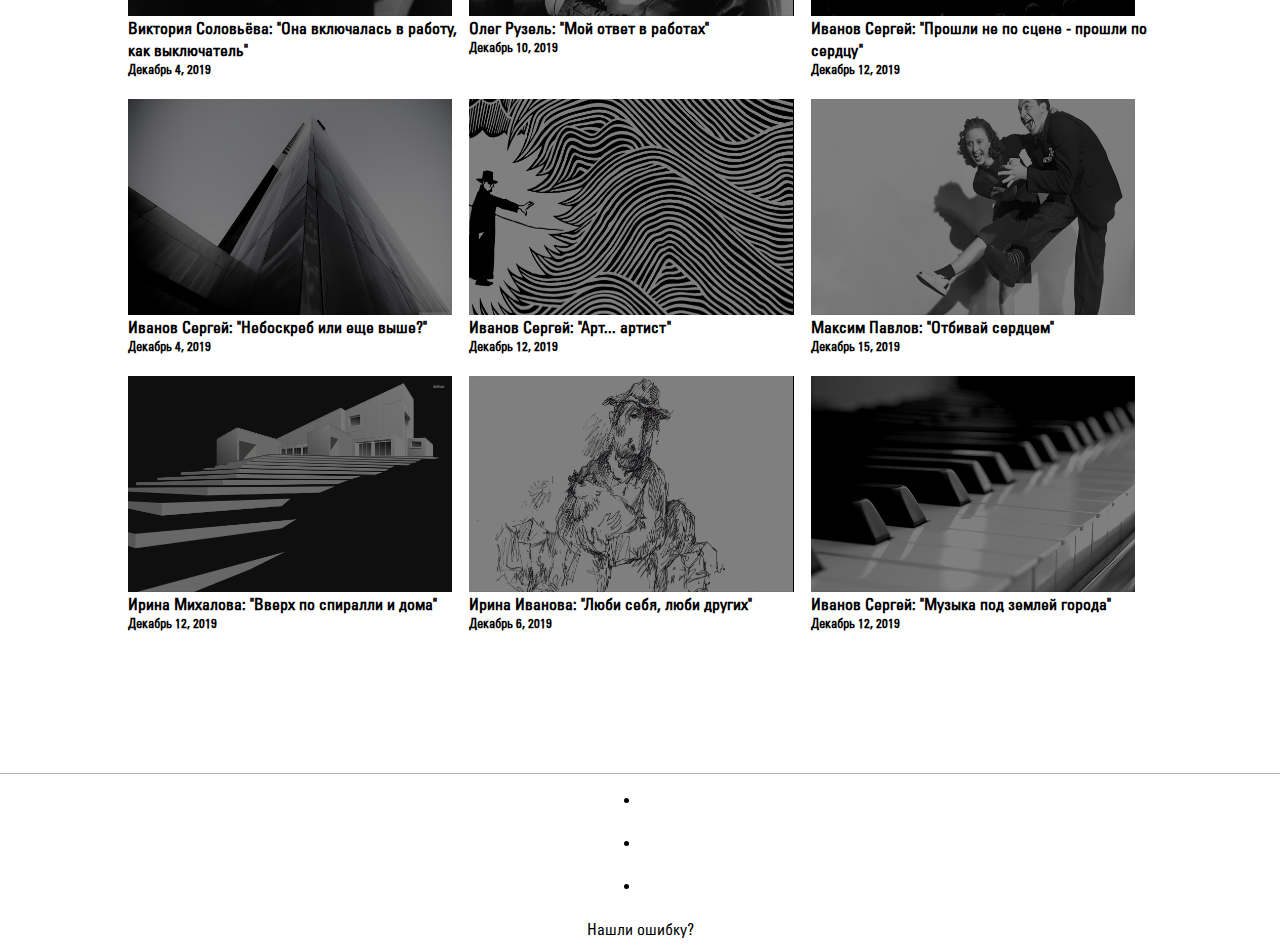
<file: pages/main.html>
<!DOCTYPE html>
<html lang="en">

<head>
    <meta charset="UTF-8">
    <meta name="viewport" content="width=device-width, initial-scale=1.0">
    <meta http-equiv="X-UA-Compatible" content="ie=edge">
    <link rel="stylesheet" href="https://use.fontawesome.com/releases/v5.7.2/css/all.css" integrity="sha384-fnmOCqbTlWIlj8LyTjo7mOUStjsKC4pOpQbqyi7RrhN7udi9RwhKkMHpvLbHG9Sr" crossorigin="anonymous">
    <link rel="stylesheet" href="https://stackpath.bootstrapcdn.com/bootstrap/4.3.1/css/bootstrap.min.css" integrity="sha384-ggOyR0iXCbMQv3Xipma34MD+dH/1fQ784/j6cY/iJTQUOhcWr7x9JvoRxT2MZw1T" crossorigin="anonymous">
    <script src="https://code.jquery.com/jquery-3.3.1.slim.min.js" integrity="sha384-q8i/X+965DzO0rT7abK41JStQIAqVgRVzpbzo5smXKp4YfRvH+8abtTE1Pi6jizo" crossorigin="anonymous"></script>
    <script src="https://cdnjs.cloudflare.com/ajax/libs/popper.js/1.14.7/umd/popper.min.js" integrity="sha384-UO2eT0CpHqdSJQ6hJty5KVphtPhzWj9WO1clHTMGa3JDZwrnQq4sF86dIHNDz0W1" crossorigin="anonymous"></script>
    <script src="https://stackpath.bootstrapcdn.com/bootstrap/4.3.1/js/bootstrap.min.js" integrity="sha384-JjSmVgyd0p3pXB1rRibZUAYoIIy6OrQ6VrjIEaFf/nJGzIxFDsf4x0xIM+B07jRM" crossorigin="anonymous"></script>
    <link rel="stylesheet" href="../style/mobile.css" type="text/css">
    <title>Арт-исследователь</title>
</head>

<body>
    <header>
        <nav role="navigation">
            <div id="menuToggle">
                <input type="checkbox" />
                <span></span>
                <span></span>
                <span></span>
                <ul id="menu">
                    <a href="../pages/catalog.html" class="active">
                        <li>Литература</li>
                    </a>
                    <a href="../pages/catalog.html">
                        <li>Живопись</li>
                    </a>
                    <a href="../pages/catalog.html">
                        <li>Музыка</li>
                    </a>
                    <a href="../pages/catalog.html">
                        <li>Кино</li>
                    </a>
                    <a href="../pages/catalog.html">
                        <li>Хореография</li>
                    </a>
                    <a href="../pages/catalog.html">
                        <li>Архитектура</li>
                    </a>
                </ul>
            </div>
        </nav>
        <div class="header--element">
            <nav class="main_menu">
                <ul class="main_menu--element">
                    <li class="main_menu--element-page active">
                        <a href="../pages/main.html"><img src="../assets/art_logo.png" alt="Логотип" class="logo"></a>
                    </li>
                    <li class="main_menu--element-page"><a href="../pages/catalog.html">Каталог</a></li>
                    <li class="main_menu--element-page"><a href="../pages/contacts.html">Контакты</a></li>
                    <li class="main_menu--element-page"><a href="../pages/about_us.html">О нас</a></li>
                </ul>
            </nav>
            <div class="social_networks">
                <ul>
                    <li><a href="#"><i class="fab fa-facebook-f"></i></a></li>
                    <li><a href="#"><i class="fab fa-vk"></i></a></li>
                    <li><a href="#"><i class="fab fa-instagram"></i></a></li>
                </ul>
            </div>
        </div>
    </header>
    <section class="mobile_main_menu mobile_active">
        <nav class="main_menu">
            <ul class="main_menu--element">
                <li class="main_menu--element-page active">
                    <a href="../pages/main.html"><img src="../assets/art_logo.png" alt="Логотип" class="logo"></a>
                </li>
                <li class="main_menu--element-page"><a href="../pages/catalog.html">Каталог</a></li>
                <li class="main_menu--element-page"><a href="../pages/contacts.html">Контакты</a></li>
                <li class="main_menu--element-page"><a href="../pages/about_us.html">О нас</a></li>
            </ul>
        </nav>
    </section>
    <main>
        <section class="home_banner_area">
            <img src="../assets/bg.png" alt="background" class="background">
            <div class="banner_inner">
                <div class="banner_inner--container">
                    <div class="banner_inner--container-content">
                        <img src="../assets/art_anim.gif" alt="Арт-исследователь" class="art_research_anim">
                        <h1></h1>
                        <p>"Искусство - это то, что расцветает всего за секунду<br> до того, как исчезнет навсегда."</p>
                    </div>
                </div>
            </div>
        </section>
        <section class="article_section">
            <div class="article_section--element">
                <h2 class="name_section">Новое</h2>
                <a href="#">
                    <img src="../assets/mus1.png" alt="Статья" title="Фото статьи">
                </a>
            </div>
            <div class="article--element">
                <h4>Иванов Сергей: <span>"Музыка под землей города..."</span></h4>
                <p class="date">Декабрь 12, 2019</p>
                <article class="article_text">
                    <p class="article_text-main_text">Some main text</p>
                    <p class="article_text-text">Lorem ipsum dolor sit amet, consectetur adipiscing elit, sed do eiusmod tempor incididunt ut labore et dolore magna aliqua. Ut enim ad minim veniam, quis nostrud exercitation ullamco laboris nisi ut aliquip ex ea commodo consequat.
                        Duis aute irure dolor in reprehenderit in voluptate velit esse cillum dolore eu fugiat nulla pariatur. Excepteur sint occaecat cupidatat non proident, sunt in culpa qui officia deserunt mollit anim id est laborum.</p>

                    <button class="btn" autofocus name="read"><a href="../pages/article.html">Читать</a></button>
                </article>
            </div>

            <aside class="catalog_container">
                <h2 class="name_section">Каталог</h2>
                <div class="catalog">
                    <div class="catalog--element type_article">
                        <a href="../pages/catalog.html">
                            <h3 class="catalog--element-name">Литература</h3>
                            <img src="../assets/main_background.jpg" alt="Литература" title="Литература">
                        </a>
                    </div>
                    <div class="catalog--element type_article">
                        <a href="../pages/catalog.html">
                            <h3 class="catalog--element-name">Живопись</h3>
                            <img src="../assets/art1.png" alt="Живопись" title="Живопись">
                        </a>
                    </div>
                    <div class="catalog--element type_article">
                        <a href="../pages/catalog.html">
                            <h3 class="catalog--element-name">Музыка</h3>
                            <img src="../assets/mus1.png" alt="Музыка" title="Музыка">
                        </a>
                    </div>
                    <div class="catalog--element type_article">
                        <a href="../pages/catalog.html">
                            <h3 class="catalog--element-name">Архитектура</h3>
                            <img src="../assets/arh1.png" alt="Архитектура" title="Архитектура">
                        </a>
                    </div>
                    <div class="catalog--element type_article">
                        <a href="../pages/catalog.html">
                            <h3 class="catalog--element-name">Хореография</h3>
                            <img src="../assets/dan1.png" alt="Хореография" title="Танцы">
                        </a>
                    </div>
                    <div class="catalog--element type_article">
                        <a href="../pages/catalog.html">
                            <h3 class="catalog--element-name">Кино</h3>
                            <img src="../assets/cin2.png" alt="Кино" title="Кино">
                        </a>
                    </div>
                </div>
            </aside>
            <div id="carouselExampleControls" class="carousel slide" data-ride="carousel">
                <div class="carousel-inner">
                    <div class="carousel-item active">
                        <blockquote class="d-block w-100 quote">
                            <div class="quote-element">
                                <p>Счастье - это хорошее здоровье и плохая память.</p>
                                <footer>Ингрид Бергман</footer>
                            </div>
                        </blockquote>
                    </div>
                    <div class=" carousel-item ">
                        <blockquote class="d-block w-100 quote">
                            <div class="quote-element">
                                <p>Актриса может играть женщину. Я – актёр: я могу играть что-угодно</p>
                                <footer>Вупи Голдберг</footer>
                            </div>
                        </blockquote>
                    </div>
                    <div class="carousel-item ">
                        <blockquote class="d-block w-100 quote">
                            <div class="quote-element">
                                <p>Танец — высший разум в свободнейшем из тел.</p>
                                <footer>Айседора Дункан</footer>
                            </div>
                        </blockquote>
                    </div>
                </div>
                <a class="carousel-control-prev" href="#carouselExampleControls" role="button" data-slide="prev">
                    <span class="carousel-control-prev-icon" aria-hidden="true"><i class="fas fa-angle-left"></i></span>
                    <span class="sr-only"></span>
                </a>
                <a class="carousel-control-next" href="#carouselExampleControls" role="button" data-slide="next">
                    <span class="carousel-control-next-icon" aria-hidden="true"><i class="fas fa-angle-right"></i></span>
                    <span class="sr-only"></span>
                </a>
            </div>
        </section>
        <section class="popular_articles">
            <h2 class="name_section">Популярное</h2>
            <div class="popular_articles--container">
                <div class="popular_articles--container-item photobox photobox_type">
                    <div class="photobox__previewbox">
                        <a href="#">
                            <img src="../assets/cin3.png" class="photobox__preview" alt="Статья" title="Кино">
                            <span class="photobox__label">Кино</span>
                        </a>
                    </div>
                    <h4>Олег Рузель: <span>"Мой ответ в работах"</span></h4>
                    <p class="date">Декабрь 10, 2019</p>
                </div>
                <div class="popular_articles--container-item photobox photobox_type">
                    <div class="photobox__previewbox">
                        <a href="#">
                            <img src="../assets/dan2.png" class="photobox__preview" alt="Статья" title="Хореография">
                            <span class="photobox__label">Хореография</span>
                        </a>
                    </div>
                    <h4>Анастасия Рак: <span>"Балет в душе"</span></h4>
                    <p class="date">Декабрь 8, 2019</p>
                </div>
                <div class="popular_articles--container-item photobox photobox_type">
                    <div class="photobox__previewbox">
                        <a href="#">
                            <img src="../assets/mus2.png" class="photobox__preview" alt="Статья" title="Музыка">
                            <span class="photobox__label">Музыка</span>
                        </a>
                    </div>
                    <h4>Иванов Сергей: <span>"Музыка в каждом"</span></h4>
                    <p class="date">Декабрь 7, 2019</p>
                </div>
            </div>
        </section>
        <section class="contact_area section_gap">
            <h2 class="name_section">Карта гид</h2>
            <iframe src="https://yandex.ru/map-widget/v1/?um=constructor%3Adbfa58ce282caaab8d0d174f36c10e9b9295fdc896664ec69c87ab5b6e34ac58&amp;source=constructor" width="100%" height="450px" frameborder="0"></iframe>
        </section>
        <section class="article_section_last">
            <div class="column first">
                <div class="article_section_last--element">
                    <h2 class="name_section">Статьи последней недели</h2>
                    <a href="../pages/article.html">
                        <img src="../assets/arh3.png" alt="Статья" title="новое">
                    </a>
                </div>
                <div class="article--element">
                    <h4>Иванов Сергей: <span>"Париж. Что же дальше?"</span></h4>
                    <p class="date">Декабрь 12, 2019</p>
                    <article class="article_text">
                        <p class="article_text-main_text">Some main text</p>
                        <p class="article_text-text">Lorem ipsum dolor sit amet, consectetur adipiscing elit, sed do eiusmod tempor incididunt ut labore et dolore magna aliqua. Ut enim ad minim veniam, quis nostrud exercitation ullamco laboris nisi ut aliquip ex ea commodo consequat.
                            Duis aute irure dolor in reprehenderit in voluptate velit esse cillum dolore eu fugiat nulla pariatur. Excepteur sint occaecat cupidatat non proident, sunt in culpa qui officia deserunt mollit anim id est laborum.</p>
                        <button class="btn" autofocus name="read">Читать</button>
                    </article>
                </div>
            </div>
            <div class="column second">
                <aside class="editor_choice">
                    <h2 class="name_section">Выбор редактора</h2>
                    <div class="editor_choice--container">
                        <div class="editor_choice--container-item photobox photobox_type">
                            <div class="photobox__previewbox">
                                <a href="../pages/article.html">
                                    <img src="../assets/art2.png" class="photobox__preview" alt="Статья" title="Живопись">
                                    <span class="photobox__label">Живопись</span>
                                </a>
                            </div>
                            <h4>Ирина Иванова: <span>"Люби себя, люби других"</span></h4>
                            <p class="date">Декабрь 6, 2019</p>
                        </div>
                        <div class="editor_choice--container-item photobox photobox_type">
                            <div class="photobox__previewbox">
                                <a href="../pages/article.html">
                                    <img src="../assets/cin1.png" class="photobox__preview" alt="Статья" title="Кино">
                                    <span class="photobox__label">Кино</span>
                                </a>
                            </div>
                            <h4>Виктория Соловьёва: <span>"Она включалась в работу, как выключатель"</span></h4>
                            <p class="date">Декабрь 4, 2019</p>
                        </div>
                        <div class="editor_choice--container-item photobox photobox_type">
                            <div class="photobox__previewbox">
                                <a href="../pages/article.html">
                                    <img src="../assets/arh2.png" class="photobox__preview" alt="Статья" title="Архитектура">
                                    <span class="photobox__label">Архитектура</span>
                                </a>
                            </div>
                            <h4>Иванов Сергей: <span>"Небоскреб или еще выше?"</span></h4>
                            <p class="date">Декабрь 4, 2019</p>
                        </div>
                    </div>
                </aside>
            </div>
        </section>
        <section class="popular_articles">
            <h2 class="name_section">Популярное</h2>
            <div class="popular_articles--container">
                <div class="popular_articles--container-item photobox photobox_type">
                    <div class="photobox__previewbox">
                        <a href="../pages/article.html">
                            <img src="../assets/art3.png" class="photobox__preview" alt="Статья" title="Живопись">
                            <span class="photobox__label">Живопись</span>
                        </a>
                    </div>
                    <h4>Сергей Мехов: <span>"Мысли не только вне коробки, мысли вне планеты"</span></h4>
                    <p class="date">Декабрь 5, 2019</p>
                </div>
                <div class="popular_articles--container-item photobox photobox_type">
                    <div class="photobox__previewbox">
                        <a href="../pages/article.html">
                            <img src="../assets/dan3.png" class="photobox__preview" alt="Статья" title="Хореография">
                            <span class="photobox__label">Хореография</span>
                        </a>
                    </div>
                    <h4>Иванов Сергей: <span>"Прошли не по сцене - прошли по сердцу"</span></h4>
                    <p class="date">Декабрь 12, 2019</p>
                </div>
                <div class="popular_articles--container-item photobox photobox_type">
                    <div class="photobox__previewbox">
                        <a href="../pages/article.html">
                            <img src="../assets/mus3.png" class="photobox__preview" alt="Статья" title="Музыка">
                            <span class="photobox__label">Музыка</span>
                        </a>
                    </div>
                    <h4>Алексей Меньшев: <span>"Мотив был в голове еще нескольке дней"</span></h4>
                    <p class="date">Декабрь 7, 2019</p>
                </div>
            </div>
        </section>
        <section class="latest_articles">
            <h2 class="name_section">Последнее</h2>
            <div class="latest_articles--container">
                <div class="latest_articles--container-item photobox photobox_type">
                    <div class="photobox__previewbox">
                        <a href="../pages/article.html">
                            <img src="../assets/cin1.png" class="photobox__preview" alt="Статья" title="Кино">
                            <span class="photobox__label">Кино</span>
                        </a>
                    </div>
                    <h4>Виктория Соловьёва: <span>"Она включалась в работу, как выключатель"</span></h4>
                    <p class="date">Декабрь 4, 2019</p>
                </div>
                <div class="latest_articles--container-item photobox photobox_type">
                    <div class="photobox__previewbox">
                        <a href="../pages/article.html">
                            <img src="../assets/cin2.png" class="photobox__preview" alt="Статья" title="Кино">
                            <span class="photobox__label">Кино</span>
                        </a>
                    </div>
                    <h4>Олег Рузель: <span>"Мой ответ в работах"</span></h4>
                    <p class="date">Декабрь 10, 2019</p>
                </div>
                <div class="latest_articles--container-item photobox photobox_type">
                    <div class="photobox__previewbox">
                        <a href="../pages/article.html">
                            <img src="../assets/dan3.png" class="photobox__preview" alt="Статья" title="Хореография">
                            <span class="photobox__label">Хореография</span>
                        </a>
                    </div>
                    <h4>Иванов Сергей: <span>"Прошли не по сцене - прошли по сердцу"</span></h4>
                    <p class="date">Декабрь 12, 2019</p>
                </div>
                <div class="latest_articles--container-item photobox photobox_type">
                    <div class="photobox__previewbox">
                        <a href="../pages/article.html">
                            <img src="../assets/arh2.png" class="photobox__preview" alt="Статья" title="Архитектура">
                            <span class="photobox__label">Архитектура</span>
                        </a>
                    </div>
                    <h4>Иванов Сергей: <span>"Небоскреб или еще выше?"</span></h4>
                    <p class="date">Декабрь 4, 2019</p>
                </div>
                <div class="latest_articles--container-item photobox photobox_type">
                    <div class="photobox__previewbox">
                        <a href="../pages/article.html">
                            <img src="../assets/art1.png" class="photobox__preview" alt="Статья" title="Живопись">
                            <span class="photobox__label">Живопись</span>
                        </a>
                    </div>
                    <h4>Иванов Сергей: <span>"Арт... артист"</span></h4>
                    <p class="date">Декабрь 12, 2019</p>
                </div>
                <div class="latest_articles--container-item photobox photobox_type">
                    <div class="photobox__previewbox">
                        <a href="../pages/article.html">
                            <img src="../assets/dan1.png" class="photobox__preview" alt="Статья" title="Хореография">
                            <span class="photobox__label">Хореография</span>
                        </a>
                    </div>
                    <h4>Максим Павлов: <span>"Отбивай сердцем"</span></h4>
                    <p class="date">Декабрь 15, 2019</p>
                </div>
                <div class="latest_articles--container-item photobox photobox_type">
                    <div class="photobox__previewbox">
                        <a href="../pages/article.html">
                            <img src="../assets/arh1.png" class="photobox__preview" alt="Статья" title="Архитектура">
                            <span class="photobox__label">Архитектура</span>
                        </a>
                    </div>
                    <h4>Ирина Михалова: <span>"Вверх по спиралли и дома"</span></h4>
                    <p class="date">Декабрь 12, 2019</p>
                </div>
                <div class="latest_articles--container-item photobox photobox_type">
                    <div class="photobox__previewbox">
                        <a href="../pages/article.html">
                            <img src="../assets/art2.png" class="photobox__preview" alt="Статья" title="Живопись">
                            <span class="photobox__label">Живопись</span>
                        </a>
                    </div>
                    <h4>Ирина Иванова: <span>"Люби себя, люби других"</span></h4>
                    <p class="date">Декабрь 6, 2019</p>
                </div>
                <div class="latest_articles--container-item photobox photobox_type">
                    <div class="photobox__previewbox">
                        <a href="../pages/article.html">
                            <img src="../assets/mus1.png" class="photobox__preview" alt="Статья" title="Музыка">
                            <span class="photobox__label">Музыка</span>
                        </a>
                    </div>
                    <h4>Иванов Сергей: <span>"Музыка под землей города"</span></h4>
                    <p class="date">Декабрь 12, 2019</p>
                </div>
            </div>
        </section>
    </main>
    <footer>
        <div class="social_networks">
            <ul>
                <li><a href="#"><i class="fab fa-facebook-f"></i></a></li>
                <li><a href="#"><i class="fab fa-vk"></i></a></li>
                <li><a href="#"><i class="fab fa-instagram"></i></a></li>
            </ul>
        </div>
        <p><a href="../pages/advert.html">Нашли ошибку?</a></p>
    </footer>
    <script src="../scripts/slider.js"></script>
    <script src="../scripts/menu_controller.js"></script>
</body>

</html>
</file>
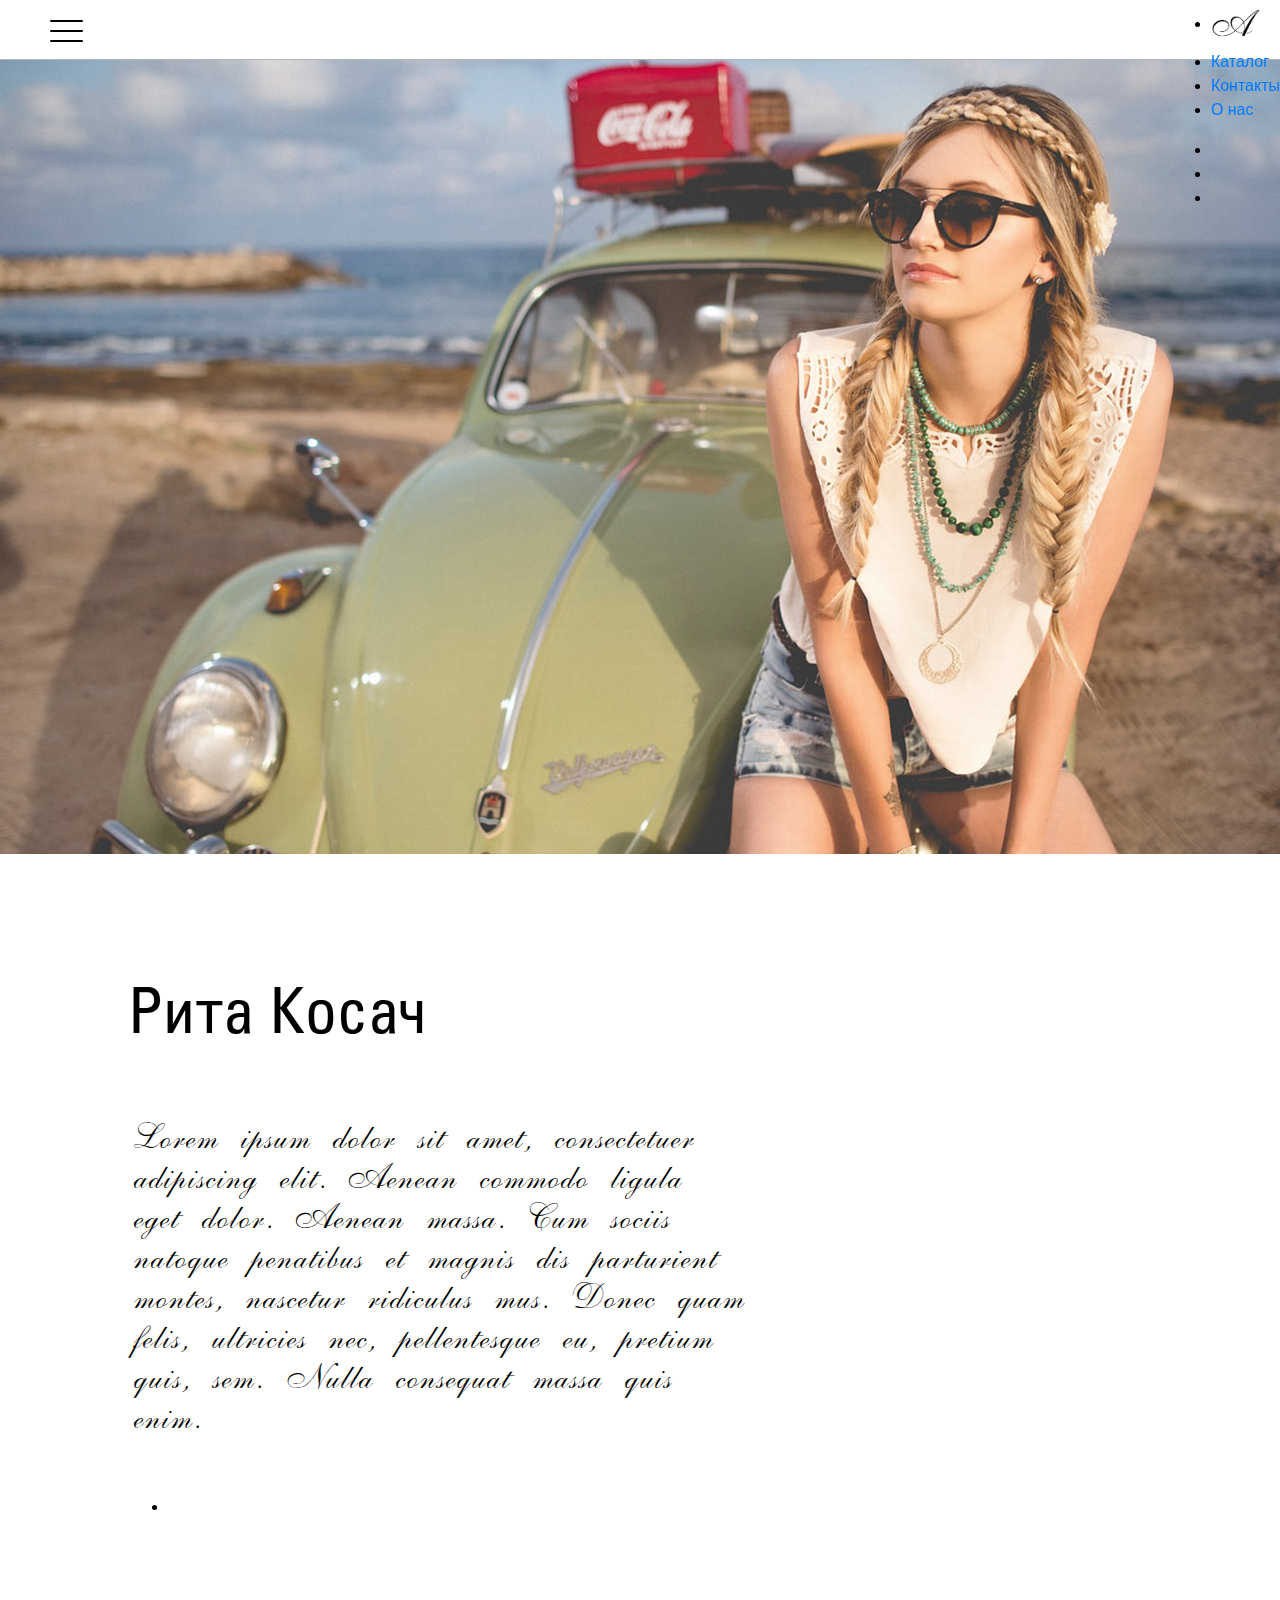
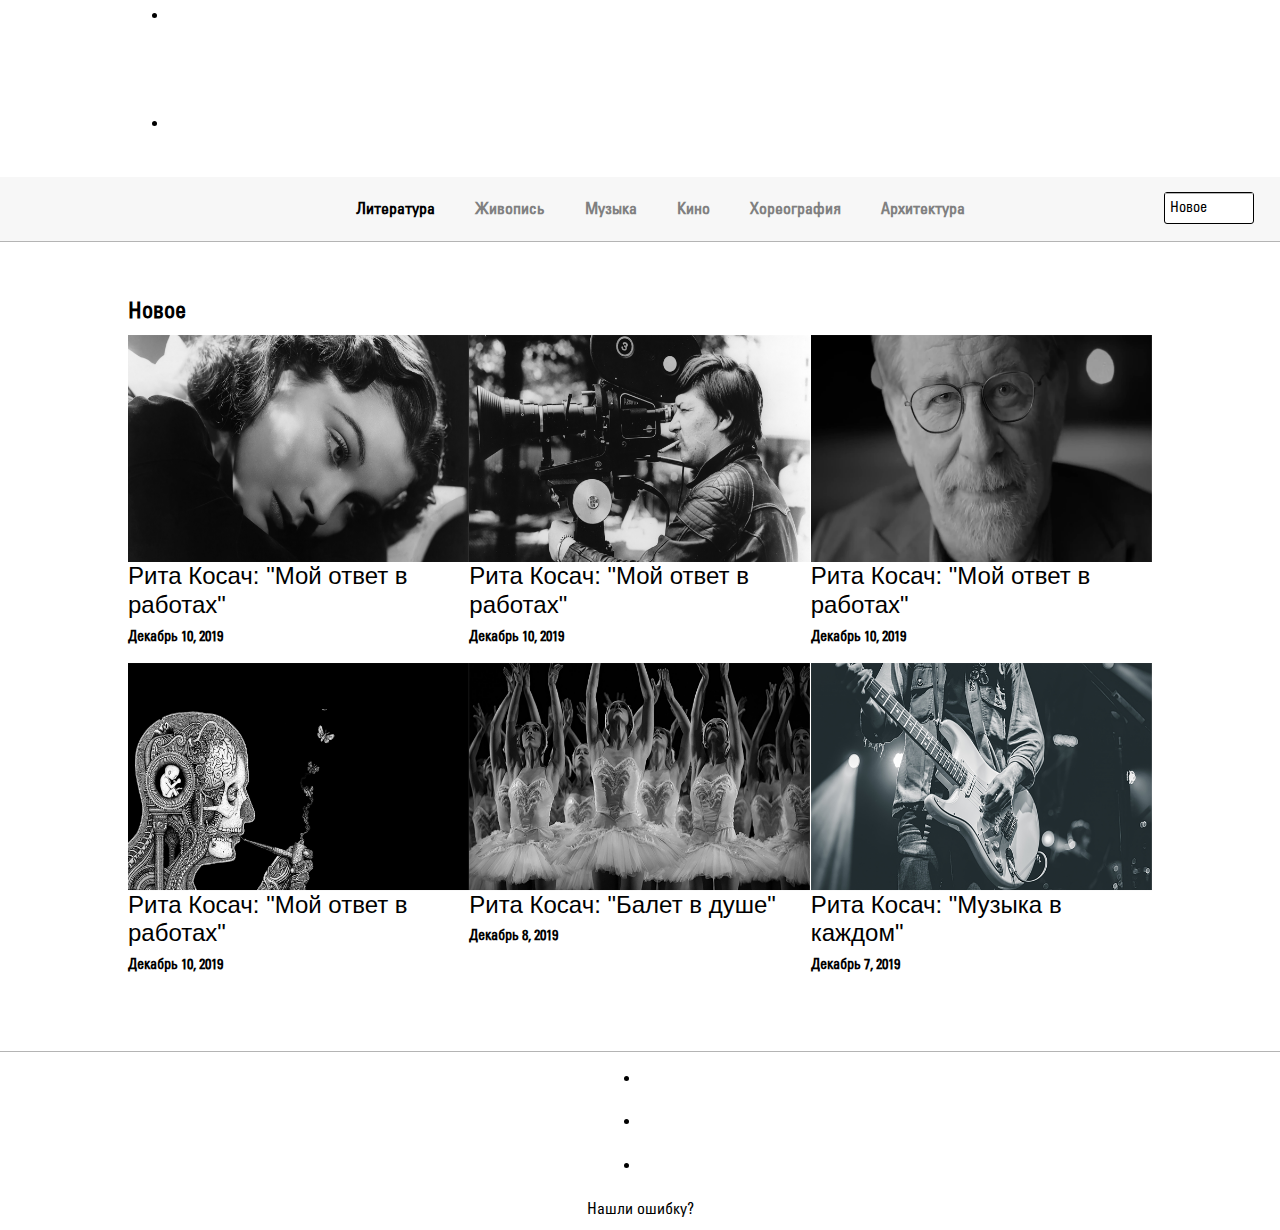
<file: pages/personal.html>
<!DOCTYPE html>
<html lang="en">

<head>
    <meta charset="UTF-8">
    <meta name="viewport" content="width=device-width, initial-scale=1.0">
    <meta http-equiv="X-UA-Compatible" content="ie=edge">
    <link rel="stylesheet" href="https://use.fontawesome.com/releases/v5.7.2/css/all.css" integrity="sha384-fnmOCqbTlWIlj8LyTjo7mOUStjsKC4pOpQbqyi7RrhN7udi9RwhKkMHpvLbHG9Sr" crossorigin="anonymous">
    <link rel="stylesheet" href="https://stackpath.bootstrapcdn.com/bootstrap/4.3.1/css/bootstrap.min.css" integrity="sha384-ggOyR0iXCbMQv3Xipma34MD+dH/1fQ784/j6cY/iJTQUOhcWr7x9JvoRxT2MZw1T" crossorigin="anonymous">
    <script src="https://code.jquery.com/jquery-3.3.1.slim.min.js" integrity="sha384-q8i/X+965DzO0rT7abK41JStQIAqVgRVzpbzo5smXKp4YfRvH+8abtTE1Pi6jizo" crossorigin="anonymous"></script>
    <script src="https://cdnjs.cloudflare.com/ajax/libs/popper.js/1.14.7/umd/popper.min.js" integrity="sha384-UO2eT0CpHqdSJQ6hJty5KVphtPhzWj9WO1clHTMGa3JDZwrnQq4sF86dIHNDz0W1" crossorigin="anonymous"></script>
    <script src="https://stackpath.bootstrapcdn.com/bootstrap/4.3.1/js/bootstrap.min.js" integrity="sha384-JjSmVgyd0p3pXB1rRibZUAYoIIy6OrQ6VrjIEaFf/nJGzIxFDsf4x0xIM+B07jRM" crossorigin="anonymous"></script>
    <link rel="stylesheet" href="../style/mobile_personal.css" type="text/css">
    <title>Персональная страница. Арт-исследователь</title>
</head>

<body>
    <header>
        <nav role="navigation">
            <div id="menuToggle">
                <input type="checkbox" />
                <span></span>
                <span></span>
                <span></span>
                <ul id="menu">
                    <a href="../pages/catalog.html" class="active">
                        <li>Литература</li>
                    </a>
                    <a href="../pages/catalog.html">
                        <li>Живопись</li>
                    </a>
                    <a href="../pages/catalog.html">
                        <li>Музыка</li>
                    </a>
                    <a href="../pages/catalog.html">
                        <li>Кино</li>
                    </a>
                    <a href="../pages/catalog.html">
                        <li>Хореография</li>
                    </a>
                    <a href="../pages/catalog.html">
                        <li>Архитектура</li>
                    </a>
                </ul>
            </div>
        </nav>
        <div class="header--element">
            <nav class="main_menu">
                <ul class="main_menu--element">
                    <li class="main_menu--element-page active">
                        <a href="../index.html"><img src="../assets/art_logo.png" alt="Логотип" class="logo"></a>
                    </li>
                    <li class="main_menu--element-page"><a href="../pages/catalog.html">Каталог</a></li>
                    <li class="main_menu--element-page"><a href="../pages/contacts.html">Контакты</a></li>
                    <li class="main_menu--element-page"><a href="../pages/about_us.html">О нас</a></li>
                </ul>
            </nav>
            <div class="social_networks">
                <ul>
                    <li><a href="#"><i class="fab fa-facebook-f"></i></a></li>
                    <li><a href="#"><i class="fab fa-vk"></i></a></li>
                    <li><a href="#"><i class="fab fa-instagram"></i></a></li>
                </ul>
            </div>
        </div>

    </header>
    <section class="mobile_main_menu mobile_active">
        <nav class="main_menu">
            <ul class="main_menu--element">
                <li class="main_menu--element-page active">
                    <a href="../index.html"><img src="../assets/art_logo.png" alt="Логотип" class="logo"></a>
                </li>
                <li class="main_menu--element-page"><a href="../pages/catalog.html">Каталог</a></li>
                <li class="main_menu--element-page"><a href="../pages/contacts.html">Контакты</a></li>
                <li class="main_menu--element-page"><a href="../pages/about_us.html">О нас</a></li>
            </ul>
        </nav>
    </section>
    <main>
        <section class="home_banner_area">
            <img src="../assets/personal_background.png" alt="background" class="background desktop_active_img">
            <img src="../assets/mobile_background.png" alt="background" class="background mobile_active_img">
            <div class="banner_inner">
                <div class="banner_inner--container">
                    <div class="banner_inner--container-content">
                        <h1>Рита Косач</h1>
                        <p>Lorem ipsum dolor sit amet, consectetuer adipiscing elit. Aenean commodo ligula eget dolor. Aenean massa. Cum sociis natoque penatibus et magnis dis parturient montes, nascetur ridiculus mus. Donec quam felis, ultricies nec, pellentesque
                            eu, pretium quis, sem. Nulla consequat massa quis enim.</p>
                        <div class="social_networks">
                            <ul>
                                <li><a href="#"><i class="fab fa-facebook-f"></i></a></li>
                                <li><a href="#"><i class="fab fa-vk"></i></a></li>
                                <li><a href="#"><i class="fab fa-instagram"></i></a></li>
                            </ul>
                        </div>
                    </div>
                </div>
            </div>
        </section>
        <section class="menu_works_section">
            <div class="menu_works_section--container">
                <nav class="catalog_navigation">
                    <ul class="catalog_navigation--container">
                        <li class="catalog_navigation--container-item">
                            <a href="../pages/catalog.html" class="active">Литература</a>
                        </li>
                        <li class="catalog_navigation--container-item">
                            <a href="../pages/catalog.html">Живопись</a>
                        </li>
                        <li class="catalog_navigation--container-item">
                            <a href="../pages/catalog.html">Музыка</a>
                        </li>
                        <li class="catalog_navigation--container-item">
                            <a href="../pages/catalog.html">Кино</a>
                        </li>
                        <li class="catalog_navigation--container-item">
                            <a href="../pages/catalog.html">Хореография</a>
                        </li>
                        <li class="catalog_navigation--container-item">
                            <a href="../pages/catalog.html">Архитектура</a>
                        </li>
                    </ul>
                </nav>
                <div class="catalog_main_section--sort_container">
                    <ul class="catalog_main_section--sort_container-list">
                        <li class="catalog_main_section--sort_container-list-submenu">
                            <div class="active_submenu"><a href="#">Новое<i class="fas fa-chevron-down"></i></a></div>
                            <ul class="submenu">
                                <li class="submenu-item"><a href="#">Популярное</a></li>
                                <li class="submenu-item"><a href="#">Все</a></li>
                            </ul>
                        </li>
                    </ul>
                </div>
            </div>
        </section>
        <section class="personal_works_section">
            <article class="personal_works_section--new_articles">
                <h2 class="name_section">Новое</h2>
                <div class="popular_articles--container">
                    <div class="popular_articles--container-item photobox photobox_type">
                        <div class="photobox__previewbox">
                            <a href="../pages/article.html">
                                <img src="../assets/cin1.png" class="photobox__preview" alt="Статья" title="Кино">
                                <span class="photobox__label">Литература</span>
                            </a>
                        </div>
                        <h4>Рита Косач: <span>"Мой ответ в работах"</span></h4>
                        <p class="date">Декабрь 10, 2019</p>
                    </div>
                    <div class="popular_articles--container-item photobox photobox_type">
                        <div class="photobox__previewbox">
                            <a href="../pages/article.html">
                                <img src="../assets/cin2.png" class="photobox__preview" alt="Статья" title="Кино">
                                <span class="photobox__label">Литература</span>
                            </a>
                        </div>
                        <h4>Рита Косач: <span>"Мой ответ в работах"</span></h4>
                        <p class="date">Декабрь 10, 2019</p>
                    </div>
                    <div class="popular_articles--container-item photobox photobox_type">
                        <div class="photobox__previewbox">
                            <a href="../pages/article.html">
                                <img src="../assets/cin3.png" class="photobox__preview" alt="Статья" title="Кино">
                                <span class="photobox__label">Литература</span>
                            </a>
                        </div>
                        <h4>Рита Косач: <span>"Мой ответ в работах"</span></h4>
                        <p class="date">Декабрь 10, 2019</p>
                    </div>
                    <div class="popular_articles--container-item photobox photobox_type">
                        <div class="photobox__previewbox">
                            <a href="../pages/article.html">
                                <img src="../assets/art3.png" class="photobox__preview" alt="Статья" title="Кино">
                                <span class="photobox__label">Литература</span>
                            </a>
                        </div>
                        <h4>Рита Косач: <span>"Мой ответ в работах"</span></h4>
                        <p class="date">Декабрь 10, 2019</p>
                    </div>
                    <div class="popular_articles--container-item photobox photobox_type">
                        <div class="photobox__previewbox">
                            <a href="../pages/article.html">
                                <img src="../assets/dan2.png" class="photobox__preview" alt="Статья" title="Хореография">
                                <span class="photobox__label">Литература</span>
                            </a>
                        </div>
                        <h4>Рита Косач: <span>"Балет в душе"</span></h4>
                        <p class="date">Декабрь 8, 2019</p>
                    </div>
                    <div class="popular_articles--container-item photobox photobox_type">
                        <div class="photobox__previewbox">
                            <a href="../pages/article.html">
                                <img src="../assets/mus2.png" class="photobox__preview" alt="Статья" title="Музыка">
                                <span class="photobox__label">Литература</span>
                            </a>
                        </div>
                        <h4>Рита Косач: <span>"Музыка в каждом"</span></h4>
                        <p class="date">Декабрь 7, 2019</p>
                    </div>
                </div>
            </article>
        </section>
    </main>
    <footer>
        <div class="social_networks">
            <ul>
                <li><a href="#"><i class="fab fa-facebook-f"></i></a></li>
                <li><a href="#"><i class="fab fa-vk"></i></a></li>
                <li><a href="#"><i class="fab fa-instagram"></i></a></li>
            </ul>
        </div>
        <p><a href="../pages/advert.html">Нашли ошибку?</a></p>
    </footer>
    <script src="../scripts/menu_controller.js"></script>

</body>

</html>
</file>
<file: style/mobile.css>
@import url("./style.css");
@media (max-width: 900px) {
  .popular_articles--container-item h4 {
    margin: 3px 0 0;
    padding: 0;
    font: bold 1rem "ParagraphFont";
  }
  .popular_articles--container-item .date {
    margin: 0 0 20px;
    font-size: 0.8rem;
  }
  header {
    height: 60px;
  }
  header .main_menu {
    display: none;
  }
  .mobile_active {
    display: block;
  }
  .social_networks ul li {
    padding: 0 15px;
  }
  .social_networks ul li a i {
    font-size: 1.1rem;
  }
  #menuToggle {
    height: 107vh;
  }
  .home_banner_area {
    height: 60vh;
  }
  .home_banner_area img.background {
    height: 60vh;
  }
  .home_banner_area .banner_inner {
    height: 100%;
  }
  .home_banner_area .banner_inner--container-content img.art_research_anim {
    width: 90%;
  }
  .home_banner_area .banner_inner--container-content h1 {
    font: 1.4rem "ParagraphFont";
    padding: 0 0 50px;
  }
  .home_banner_area .banner_inner--container-content p {
    margin: 0 auto;
    font: 1.2rem "ParagraphFont";
    letter-spacing: 1px;
    line-height: 30px;
    width: 100%;
  }
  .article_section {
    display: -ms-grid;
    display: grid;
    -ms-grid-columns: 1fr;
        grid-template-columns: 1fr;
  }
  .article_section--element img {
    width: 100%;
    margin-right: 0;
  }
  .article_section .article--element {
    -ms-grid-row: 2;
    grid-row: 2;
    border-bottom: 1px solid #b4b4b4;
  }
  .article--element {
    padding-right: 0;
  }
  .article--element h4 {
    font: 1.4rem "ParagraphFont";
    line-height: 25px;
    margin: 10px 0;
    padding: 0;
  }
  .article--element .article_text-main_text {
    font-size: 1.1rem;
    font-weight: bold;
    padding: 10px 0 0 0;
  }
  .catalog_container {
    margin: 20px 0;
  }
  .catalog_container .catalog {
    -ms-grid-columns: 1fr;
        grid-template-columns: 1fr;
    -ms-grid-rows: auto;
        grid-template-rows: auto;
  }
  .catalog_container .catalog--element {
    margin: 20px 0;
  }
  .carousel {
    display: none;
  }
  .popular_articles {
    padding: 20px 10% 0;
  }
  .popular_articles--container {
    -webkit-box-orient: vertical;
    -webkit-box-direction: normal;
        -ms-flex-direction: column;
            flex-direction: column;
    padding-bottom: 0;
  }
  .popular_articles--container-item div {
    width: 100%;
  }
  .contact_area.section_gap {
    padding: 40px 10% 0;
  }
  .contact_area.section_gap iframe {
    width: 100%;
    height: 80%;
  }
  .article_section_last {
    -webkit-box-orient: vertical;
    -webkit-box-direction: normal;
        -ms-flex-direction: column;
            flex-direction: column;
  }
  .article_section_last--element {
    padding-bottom: 20px;
    margin: 20px 0;
  }
  .column.first {
    width: 100%;
  }
  .column.second {
    width: 100%;
  }
  .column .editor_choice {
    padding: 20px 0;
  }
  .latest_articles {
    padding: 10px 10% 40px;
  }
  .latest_articles--container {
    display: -ms-grid;
    display: grid;
    -ms-grid-columns: (1fr)[1];
        grid-template-columns: repeat(1, 1fr);
  }
  .latest_articles--container-item:nth-child(2n+1) {
    display: none;
  }
  .latest_articles--container-item div {
    width: 100%;
  }
  .mobile_active_img {
    display: block;
  }
  .desktop_active_img {
    display: none;
  }
}
/*# sourceMappingURL=mobile.css.map */
</file>
<file: style/mobile_about_us.css>
@import url("./mobile.css");
@import url("./about_us.css");
@media (max-width: 1000px) {
  header {
    height: 60px;
  }
  header .main_menu {
    display: none;
  }
  .social_networks ul li {
    padding: 0 15px;
  }
  .social_networks ul li a i {
    font-size: 1.1rem;
  }
  #menuToggle {
    height: 107vh;
  }
  .home_banner_area .banner_inner {
    height: 80vh;
  }
  .home_banner_area .banner_inner img.background {
    height: 80vh;
  }
  .home_banner_area .banner_inner--container-content img.art_research_anim {
    width: 80%;
  }
  .home_banner_area .banner_inner--container-content h1 {
    font: 4rem "ParagraphFont";
    padding: 0 0 50px;
  }
  .home_banner_area .banner_inner--container-content p {
    width: 100%;
  }
  .team_section--container {
    display: -ms-grid;
    display: grid;
    -ms-grid-columns: (1fr)[2];
        grid-template-columns: repeat(2, 1fr);
  }
  .conact_section {
    padding: 60px 10% 100px;
    background: -webkit-gradient(linear, left top, left bottom, from(rgba(0, 0, 0, 0.5))), url(../assets/become_part_of_team.png) no-repeat;
    background: linear-gradient(rgba(0, 0, 0, 0.5)), url(../assets/become_part_of_team.png) no-repeat;
    background-size: cover;
  }
  .conact_section .name_section {
    text-align: left;
    color: #fff;
    width: 40%;
  }
  .conact_section .form--container {
    width: 100%;
    display: -webkit-box;
    display: -ms-flexbox;
    display: flex;
    -webkit-box-orient: vertical;
    -webkit-box-direction: normal;
        -ms-flex-direction: column;
            flex-direction: column;
    -webkit-box-pack: center;
        -ms-flex-pack: center;
            justify-content: center;
    -webkit-box-align: start;
        -ms-flex-align: start;
            align-items: flex-start;
  }
  .conact_section .form_contacts {
    width: 100%;
  }
}

@media (max-width: 655px) {
  .mobile_active {
    display: block;
  }
}

@media (max-width: 375px) {
  .home_banner_area {
    display: none;
  }
  .team_section {
    padding-top: 100px;
  }
  .team_section--container {
    -ms-grid-columns: (1fr)[1];
        grid-template-columns: repeat(1, 1fr);
  }
  .team_section--container-item {
    margin: 10px 0;
  }
  .conact_section .name_section {
    width: 100%;
  }
  .conact_section .form_contacts {
    background: none;
    padding: 0;
  }
  .conact_section .form_contacts--container-item label {
    color: #fff;
  }
}
/*# sourceMappingURL=mobile_about_us.css.map */
</file>
<file: style/catalog.css>
@import url("./style.css");
.catalog_navigation {
  z-index: 1;
  position: fixed;
  top: 60px;
  padding: 20px 0;
  width: 100%;
  background: #f7f7f7;
  border-bottom: 1px solid #b4b4b4;
  display: -webkit-box;
  display: -ms-flexbox;
  display: flex;
  -webkit-box-align: center;
      -ms-flex-align: center;
          align-items: center;
  text-align: center;
  margin: 0 auto;
}

.catalog_navigation--container {
  display: -webkit-box;
  display: -ms-flexbox;
  display: flex;
  -webkit-box-pack: center;
      -ms-flex-pack: center;
          justify-content: center;
  margin: 0 auto;
}

.catalog_navigation--container-item {
  list-style: none;
  padding: 0 20px;
}

.catalog_navigation--container-item a {
  text-decoration: none;
  font: bold 1rem "ParagraphFont";
  color: #808080;
}

.catalog_navigation--container-item a:hover {
  color: black;
}

.catalog_navigation--container-item a.active {
  color: black;
}

.catalog_main_section {
  margin-top: 125px;
}

.catalog_main_section--new_articles {
  padding: 40px 10% 0;
}

.catalog_main_section--quote_container {
  padding: 60px calc(10% + 20px) 0 10%;
}

.catalog_main_section--quote_container-item {
  width: 100%;
  margin: 0 auto;
  text-align: right;
}

.catalog_main_section--quote_container-item .quote_text {
  font: 2rem "ArtFont";
  line-height: 30px;
}

.catalog_main_section--quote_container-item .author_name {
  border-top: none;
  font: 1.4rem bold "ParagraphFont";
}

.catalog_main_section--sort_container {
  z-index: 2;
  display: -webkit-box;
  display: -ms-flexbox;
  display: flex;
  -webkit-box-pack: end;
      -ms-flex-pack: end;
          justify-content: flex-end;
  font: 0.8rem "ParagraphFont";
  position: fixed;
  top: 75px;
  right: 2%;
}

.catalog_main_section--sort_container-list {
  border: 1px solid black;
  background: #fff;
  list-style: none;
  padding: 0;
  margin: 0;
  border-radius: 3px;
  width: 90px;
}

.catalog_main_section--sort_container-list-submenu {
  border-top: 1px solid #b4b4b4;
}

.catalog_main_section--sort_container-list-submenu .active_submenu {
  padding: 5px 5px;
  border-top: none;
}

.catalog_main_section--sort_container-list-submenu .active_submenu i {
  padding: 0 0 0 23px;
  font-size: 0.8rem;
}

.catalog_main_section--sort_container-list-submenu .active_submenu a {
  font: 0.9rem "ParagraphFont";
  text-decoration: none;
  color: black;
}

.catalog_main_section--sort_container-list-submenu:hover {
  cursor: pointer;
}

.catalog_main_section--sort_container-list-submenu:hover .submenu {
  display: block;
}

.catalog_main_section--sort_container-list-submenu .submenu {
  display: none;
  padding: 0;
  margin: 0;
}

.catalog_main_section--sort_container-list-submenu .submenu-item {
  padding: 5px 5px;
  border-top: 1px solid #b4b4b4;
  list-style: none;
}

.catalog_main_section--sort_container-list-submenu .submenu-item a {
  font: 0.9rem "ParagraphFont";
  text-decoration: none;
  color: black;
}

.catalog_main_section--sort_container-list-submenu .submenu-item:hover {
  cursor: pointer;
  background: black;
}

.catalog_main_section--sort_container-list-submenu .submenu-item:hover a {
  color: #fff;
}

.popular_articles {
  padding: 5px 10% 0;
}

.latest_articles {
  padding: 5px 10% 120px;
}
/*# sourceMappingURL=catalog.css.map */
</file>
<file: style/mobile_article.css>
@import url("./mobile.css");
@import url("./article.css");
@media (max-width: 900px) {
  .catalog_main_section {
    margin-top: 20px;
  }
  .catalog_main_section--sort_container {
    display: none;
  }
  .latest_articles--container {
    display: none;
  }
  .article_section--element img {
    width: 100%;
  }
  .article--element {
    padding-right: 0;
  }
  .popular_articles--container-item div {
    width: 100%;
    margin: 20px 0;
  }
}

@media (max-width: 655px) {
  header {
    height: 60px;
  }
  header .main_menu {
    display: none;
  }
  .catalog_navigation {
    display: none;
  }
  .mobile_active {
    display: block;
  }
}

@media (max-width: 375px) {
  .article_section {
    padding-top: 40px;
    margin-top: 60px;
  }
}
/*# sourceMappingURL=mobile_article.css.map */
</file>
<file: style/mobile_catalog.css>
@import url("./mobile.css");
@import url("./catalog.css");
@media (max-width: 900px) {
  .catalog_main_section {
    margin-top: 125px;
  }
  .catalog_main_section--new_articles {
    padding: 40px;
  }
  .catalog_main_section--sort_container {
    display: none;
  }
  .popular_articles--container-item div {
    width: 100%;
    margin-right: 0;
    margin-top: 20px;
  }
  .latest_articles {
    padding: 5px 10% 20px;
  }
  .latest_articles--container {
    padding: 5px 0 40px;
    -ms-grid-columns: 1fr;
        grid-template-columns: 1fr;
  }
  .latest_articles--container-item div {
    width: 100%;
  }
}

@media (max-width: 655px) {
  header {
    height: 60px;
  }
  header .main_menu {
    display: none;
  }
  .catalog_navigation {
    display: none;
  }
  .catalog_main_section {
    margin-top: 60px;
    padding: 10px 40px 40px;
  }
  .catalog_main_section--new_articles {
    padding: 0px;
  }
  .mobile_active {
    display: block;
  }
  .mobile_main_menu {
    margin-top: 0px;
  }
}

@media (max-width: 375px) {
  .catalog_main_section {
    padding: 80px 40px 40px;
  }
  .catalog_main_section--new_articles {
    padding: 0px;
  }
  .catalog_main_section--quote_container {
    display: none;
  }
}
/*# sourceMappingURL=mobile_catalog.css.map */
</file>
<file: style/mobile_contacts.css>
@import url("./mobile.css");
@import url("./contacts.css");
@media (max-width: 1000px) {
  header {
    height: 60px;
  }
  header .main_menu {
    display: none;
  }
  .social_networks ul li {
    padding: 0 15px;
  }
  .social_networks ul li a i {
    font-size: 1.1rem;
  }
  #menuToggle {
    height: 107vh;
  }
  .form_section {
    height: 107vh;
  }
  .form_contacts {
    width: 100%;
  }
  .contact_info_section {
    text-align: left;
    left: 10%;
    -webkit-box-pack: start;
        -ms-flex-pack: start;
            justify-content: flex-start;
  }
}

@media (max-width: 655px) {
  .mobile_active {
    display: block;
  }
  .mobile_main_menu {
    margin-top: 0px;
  }
  .mobile_active_img {
    display: block;
  }
  .desktop_active_img {
    display: none;
  }
}
/*# sourceMappingURL=mobile_contacts.css.map */
</file>
<file: style/mobile_personal.css>
@import url("./mobile.css");
@import url("./personal.css");
@media (max-width: 900px) {
  header {
    height: 60px;
  }
  header .main_menu {
    display: none;
  }
  .social_networks ul li {
    padding: 0 15px;
  }
  .social_networks ul li a i {
    font-size: 1.1rem;
  }
  #menuToggle {
    height: 107vh;
  }
  .home_banner_area {
    height: 90vh;
  }
  .home_banner_area .banner_inner img.background {
    height: 90vh;
  }
  .home_banner_area .banner_inner--container-content p {
    width: 100%;
    font: 1.6rem "ArtFont";
    line-height: 30px;
  }
  .menu_works_section--container {
    display: none;
  }
}

@media (max-width: 700px) {
  .home_banner_area .banner_inner img.background {
    height: 60vh;
  }
  .home_banner_area .banner_inner--container-content h1 {
    font: 2rem "ParagraphFont";
    padding: 0 0 30px;
  }
  .home_banner_area .banner_inner--container-content p {
    width: 100%;
    font: 1.8rem "ArtFont";
    line-height: 30px;
  }
  .menu_works_section .catalog_navigation {
    position: absolute;
    top: 0;
  }
  .menu_works_section .catalog_main_section--sort_container {
    display: none;
  }
  .personal_works_section {
    padding: 40px 10% 60px;
  }
  .personal_works_section .popular_articles--container {
    display: -ms-grid;
    display: grid;
    -ms-grid-columns: (1fr)[1];
        grid-template-columns: repeat(1, 1fr);
    border-bottom: none;
  }
  .personal_works_section .popular_articles--container-item div {
    margin: 10px 0;
    width: 100%;
  }
  .mobile_active {
    display: block;
  }
  .mobile_active_img {
    display: block;
  }
  .desktop_active_img {
    display: none;
  }
}
/*# sourceMappingURL=mobile_personal.css.map */
</file>
